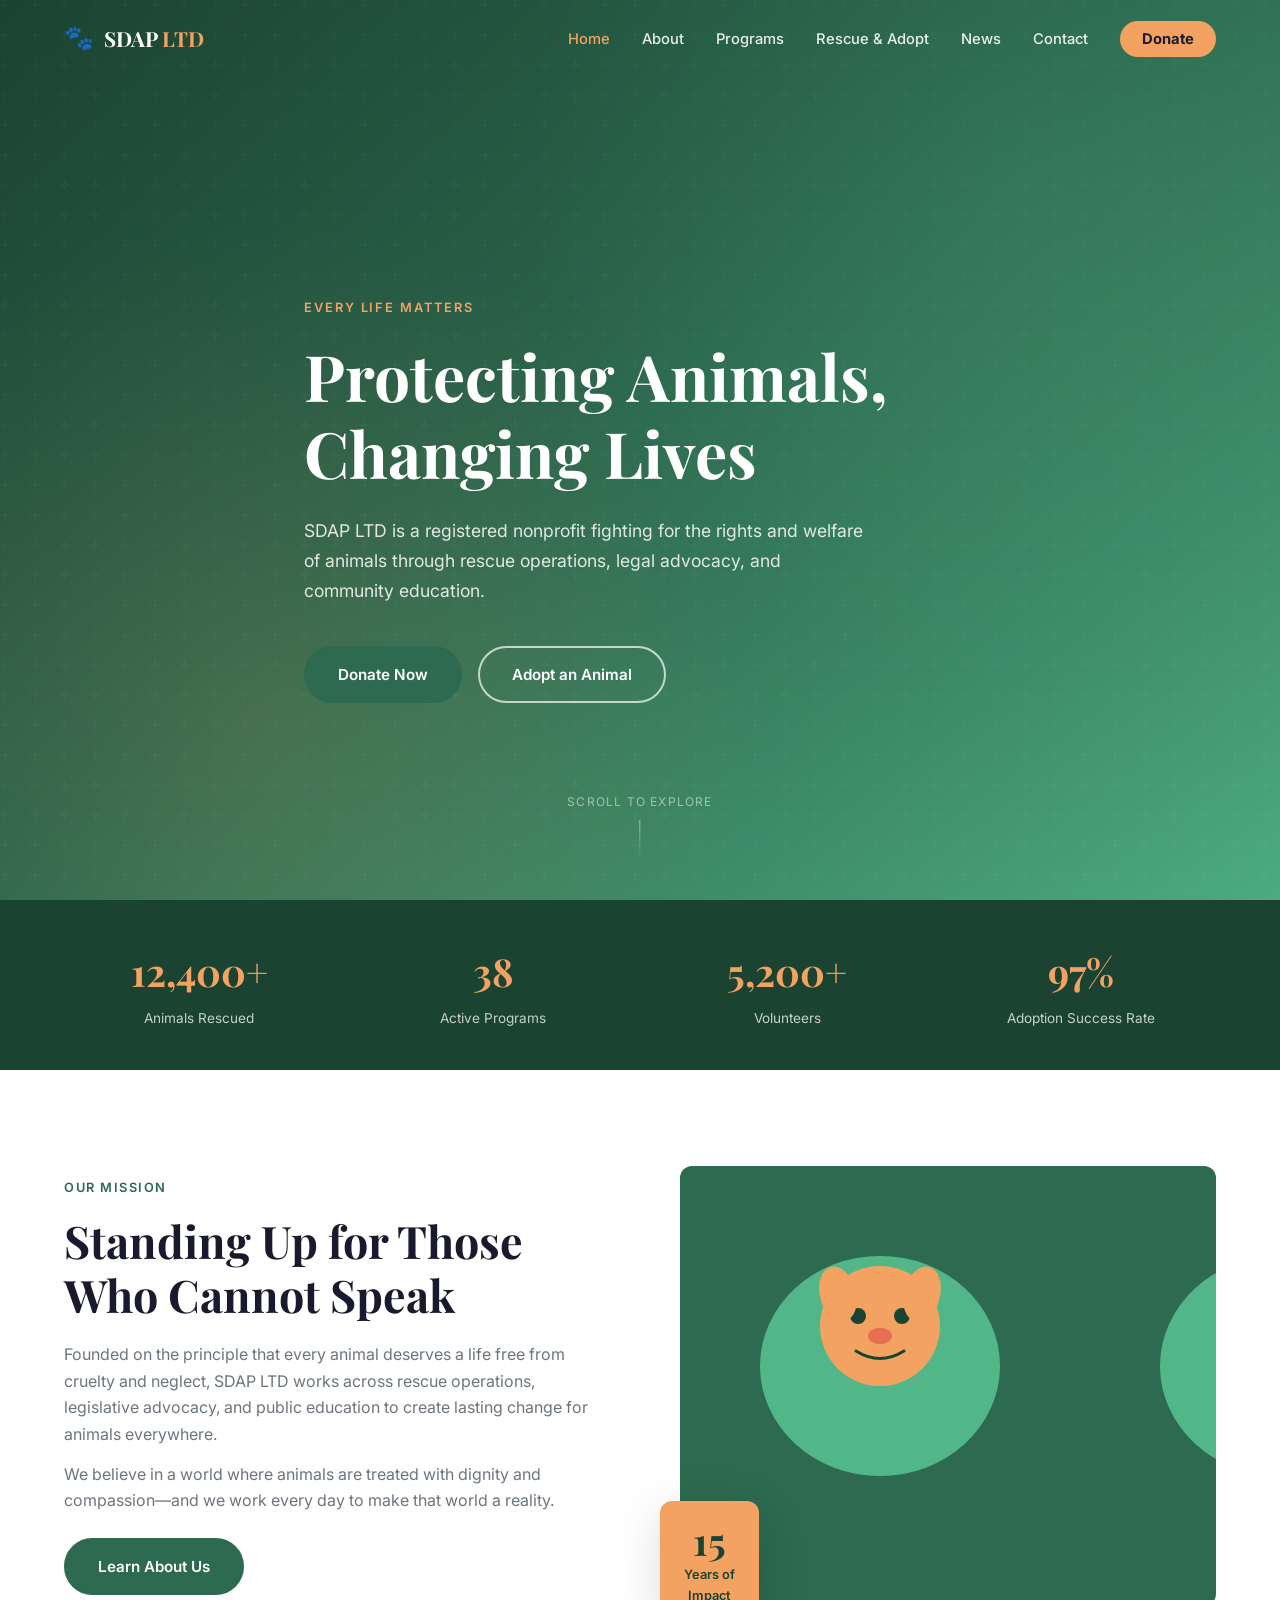
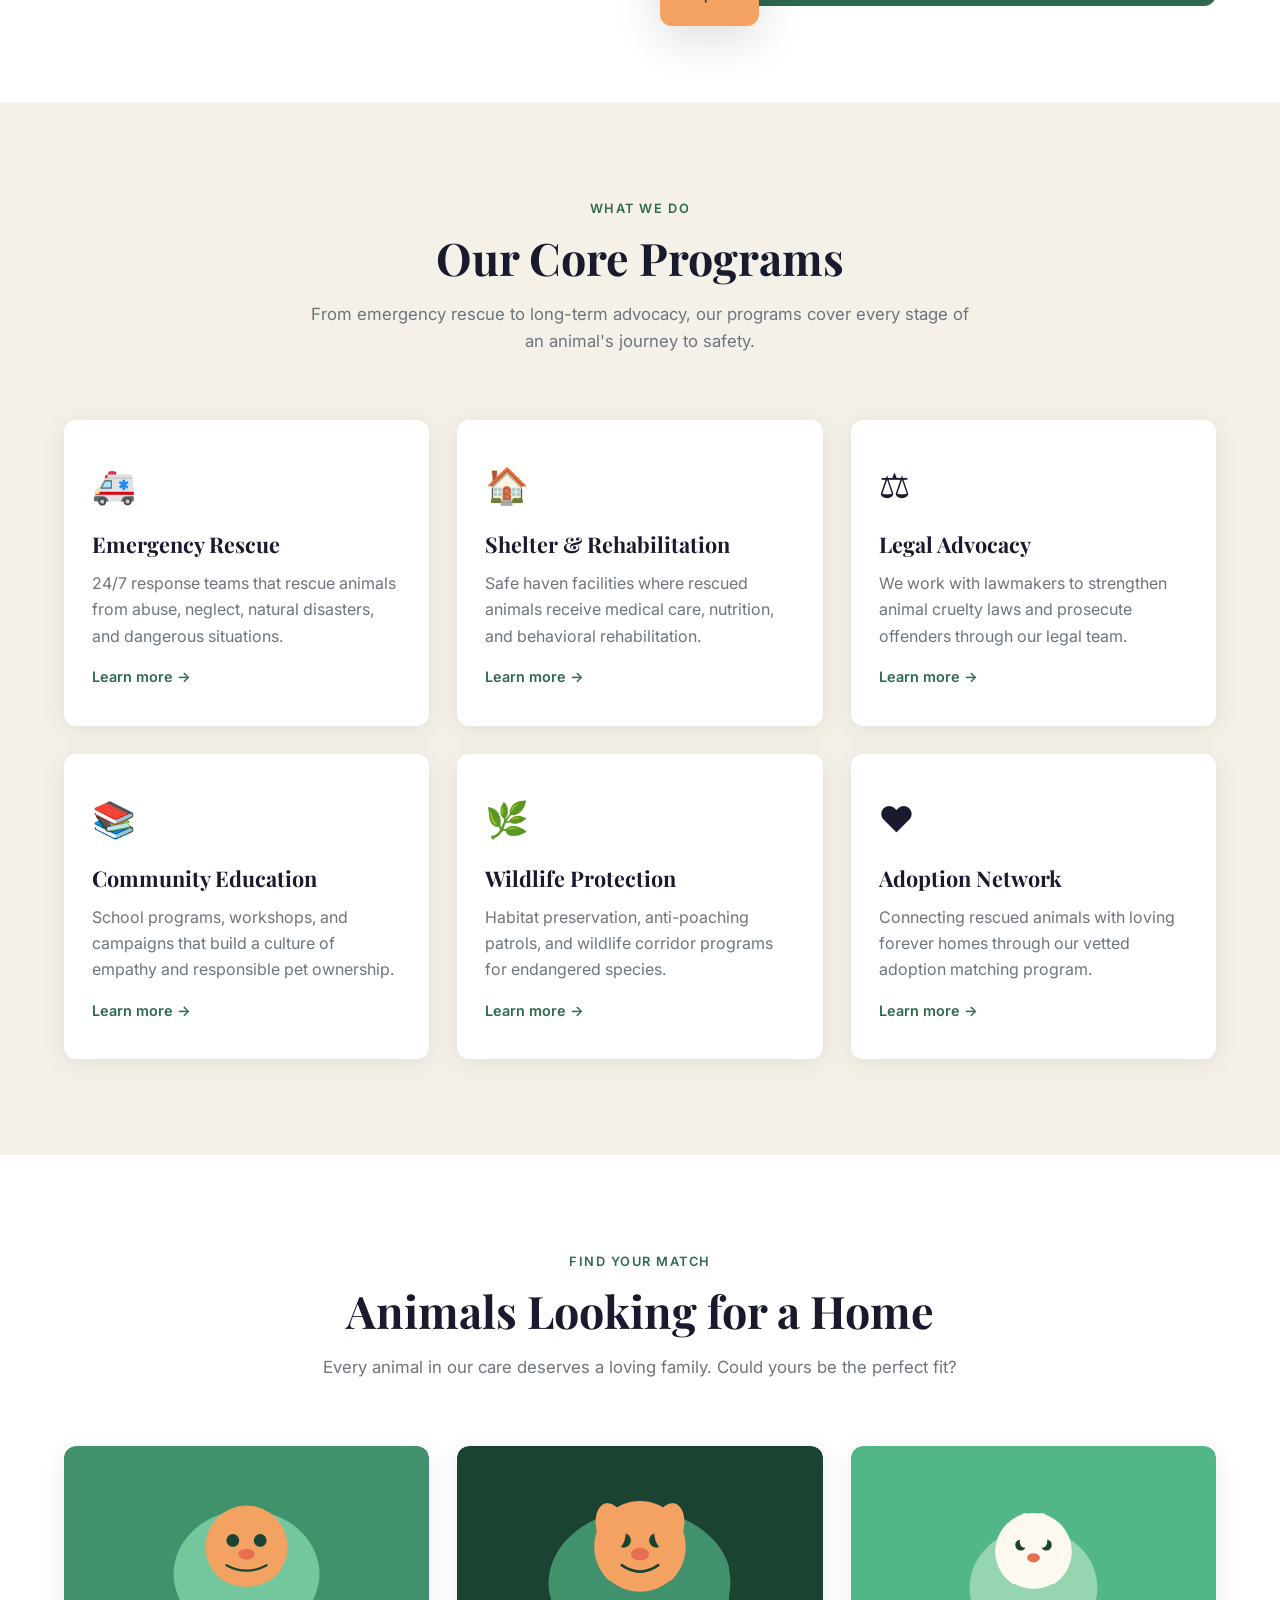
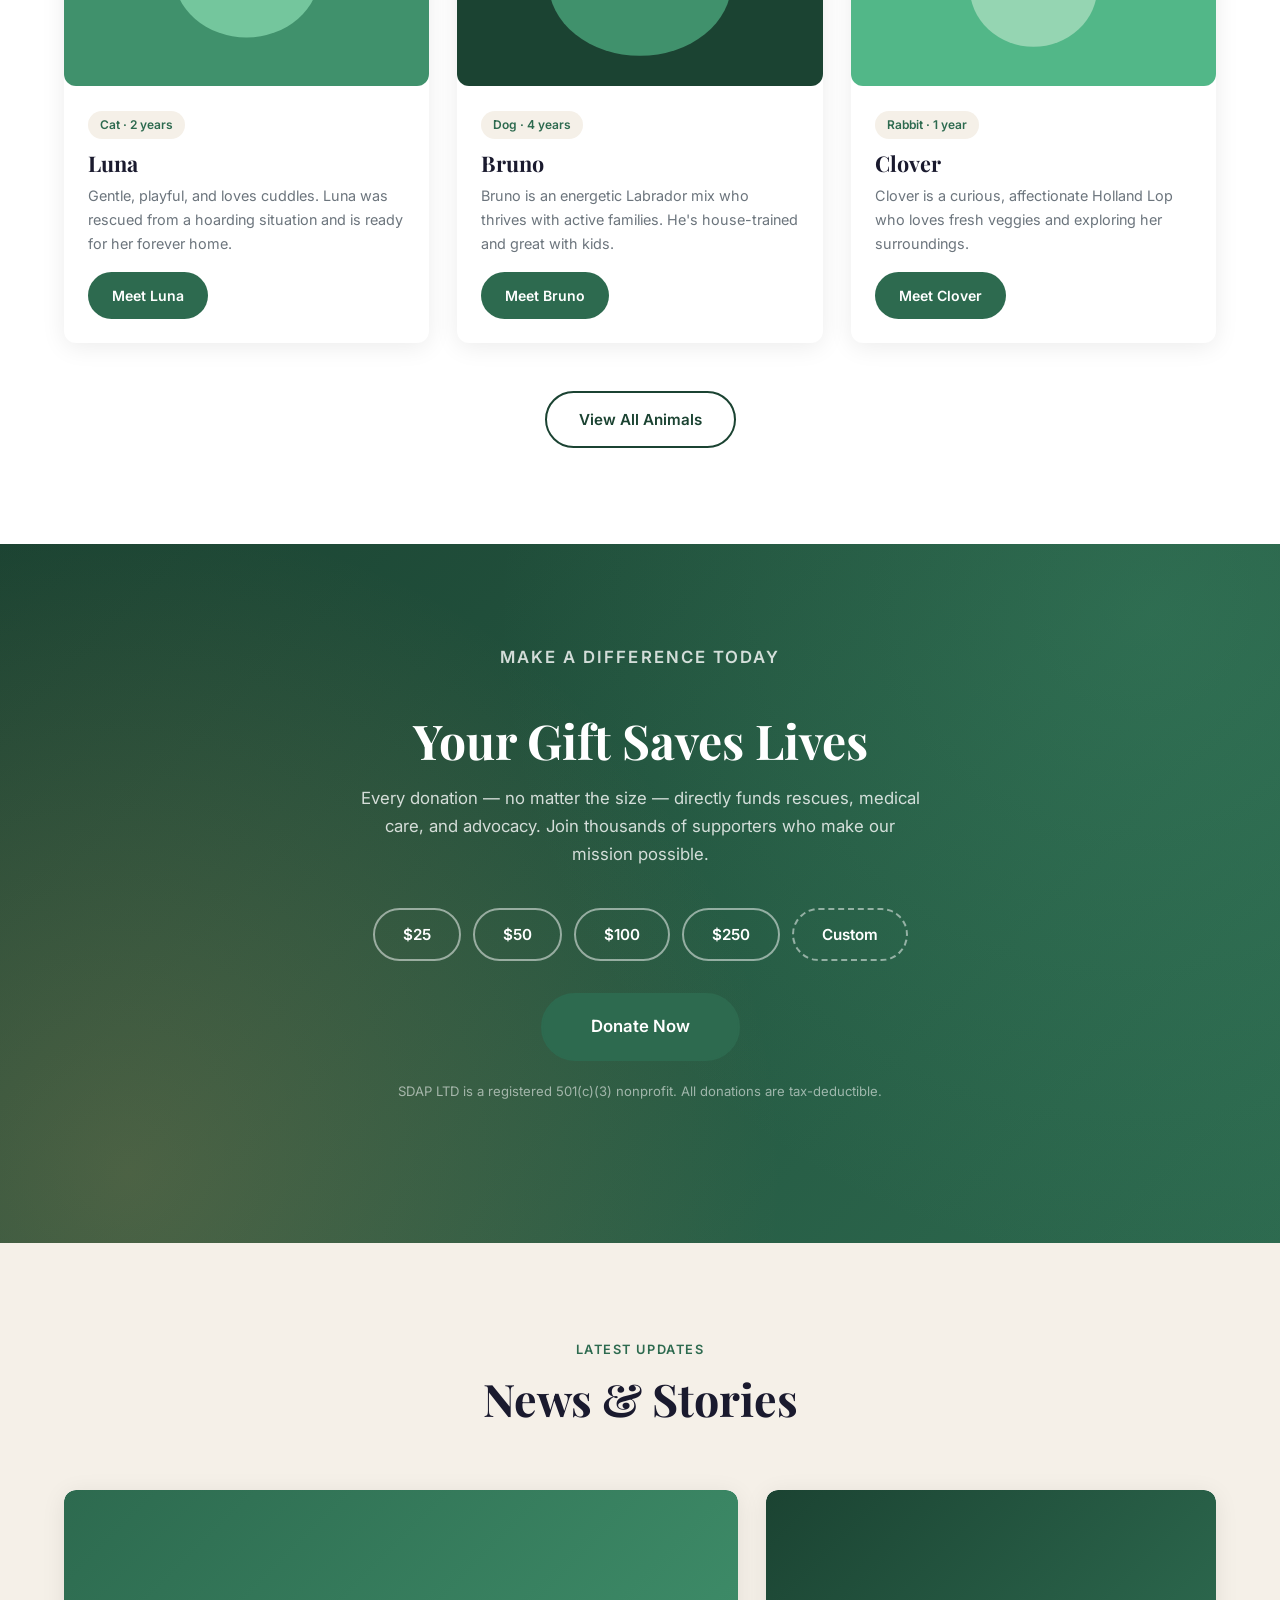
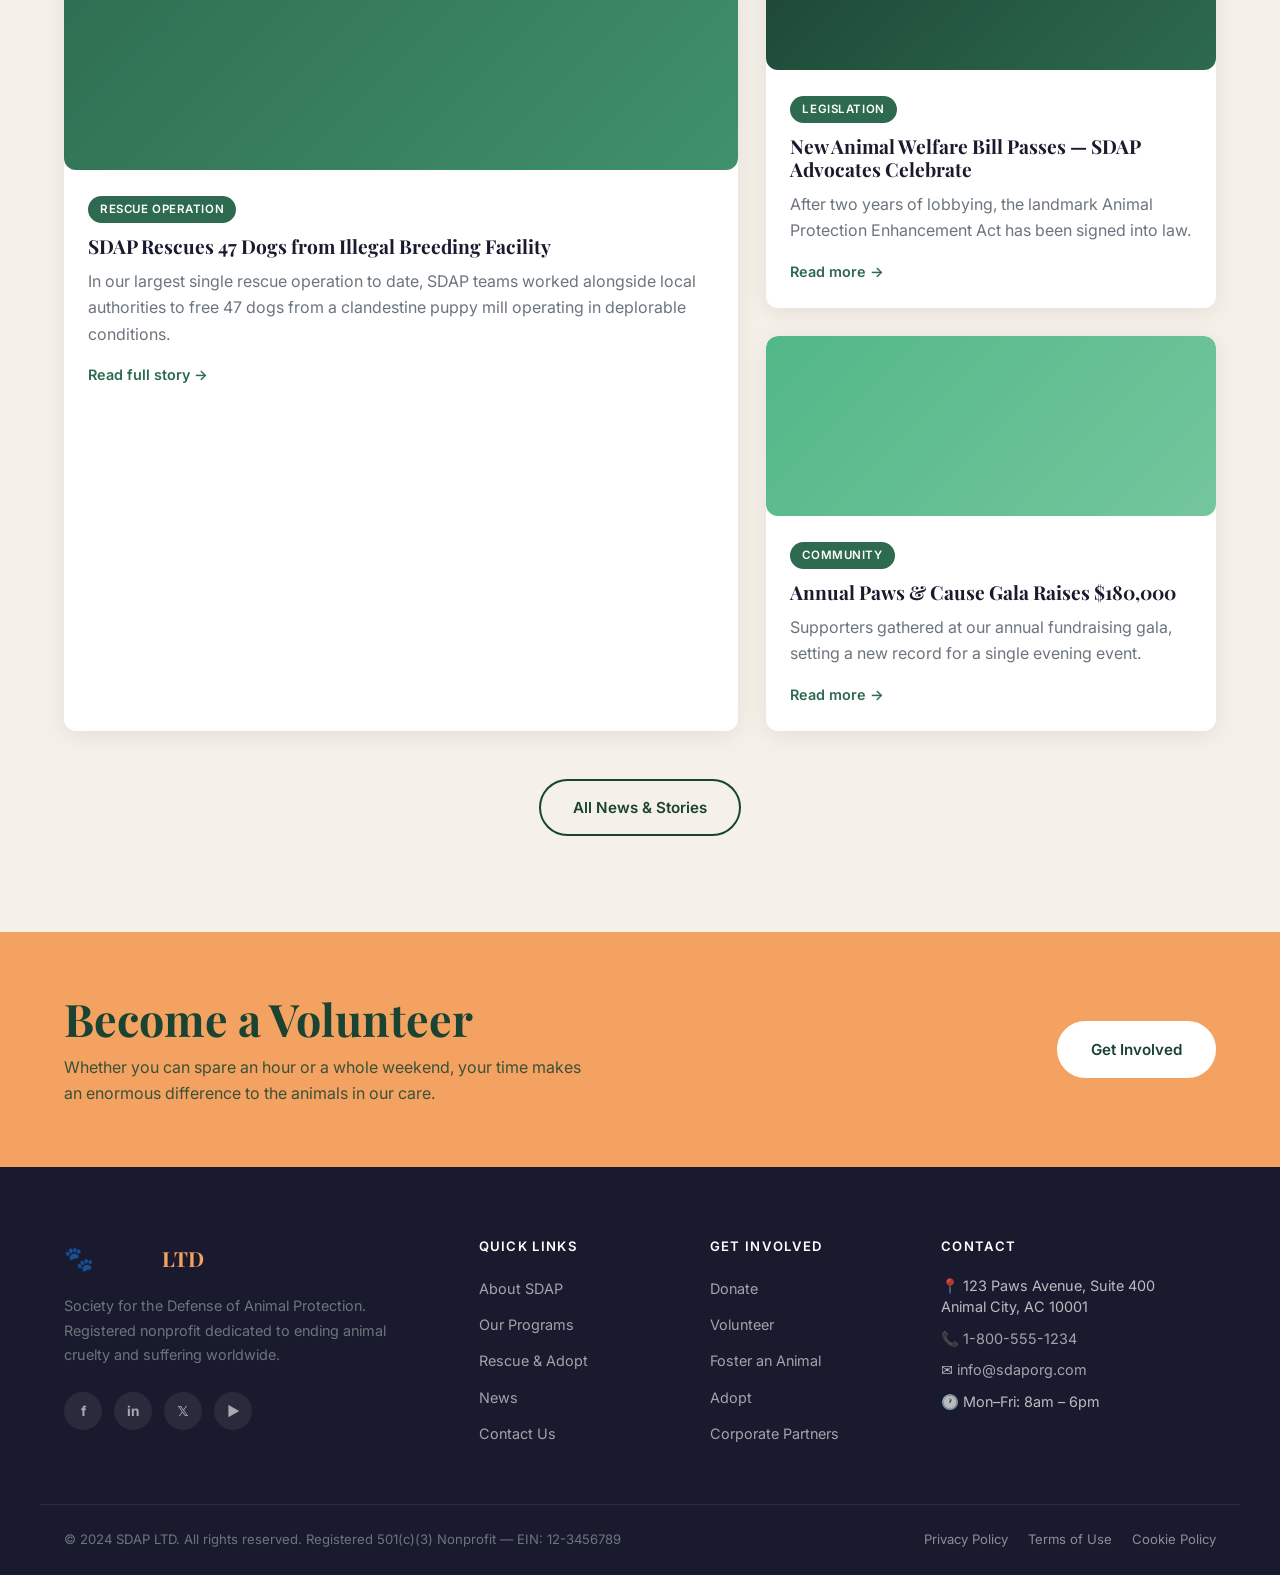
<file: index.html>
<!DOCTYPE html>
<html lang="en">
<head>
  <meta charset="UTF-8">
  <meta name="viewport" content="width=device-width, initial-scale=1.0">
  <title>SDAP LTD — Society for the Defense of Animal Protection</title>
  <meta name="description" content="SDAP LTD is a nonprofit dedicated to protecting animals through rescue, advocacy, education, and legislation. Join us in making a difference.">
  <link rel="stylesheet" href="assets/css/style.css">
  <link rel="preconnect" href="https://fonts.googleapis.com">
  <link href="https://fonts.googleapis.com/css2?family=Playfair+Display:wght@400;700&family=Inter:wght@300;400;500;600&display=swap" rel="stylesheet">
</head>
<body>

  <!-- Navigation -->
  <nav class="navbar" id="navbar">
    <div class="container nav-inner">
      <a href="index.html" class="logo">
        <span class="logo-icon">🐾</span>
        <span class="logo-text">SDAP <span>LTD</span></span>
      </a>
      <button class="nav-toggle" id="navToggle" aria-label="Toggle navigation">
        <span></span><span></span><span></span>
      </button>
      <ul class="nav-links" id="navLinks">
        <li><a href="index.html" class="active">Home</a></li>
        <li><a href="about.html">About</a></li>
        <li><a href="programs.html">Programs</a></li>
        <li><a href="rescue.html">Rescue & Adopt</a></li>
        <li><a href="news.html">News</a></li>
        <li><a href="contact.html">Contact</a></li>
        <li><a href="donate.html" class="btn-nav-donate">Donate</a></li>
      </ul>
    </div>
  </nav>

  <!-- Hero -->
  <header class="hero">
    <div class="hero-bg"></div>
    <div class="hero-overlay"></div>
    <div class="container hero-content">
      <p class="hero-eyebrow">Every Life Matters</p>
      <h1>Protecting Animals,<br>Changing Lives</h1>
      <p class="hero-sub">SDAP LTD is a registered nonprofit fighting for the rights and welfare of animals through rescue operations, legal advocacy, and community education.</p>
      <div class="hero-actions">
        <a href="donate.html" class="btn btn-primary">Donate Now</a>
        <a href="rescue.html" class="btn btn-outline-white">Adopt an Animal</a>
      </div>
    </div>
    <div class="hero-scroll">
      <span>Scroll to explore</span>
      <div class="scroll-line"></div>
    </div>
  </header>

  <!-- Stats Bar -->
  <section class="stats-bar">
    <div class="container stats-grid">
      <div class="stat">
        <span class="stat-num">12,400+</span>
        <span class="stat-label">Animals Rescued</span>
      </div>
      <div class="stat">
        <span class="stat-num">38</span>
        <span class="stat-label">Active Programs</span>
      </div>
      <div class="stat">
        <span class="stat-num">5,200+</span>
        <span class="stat-label">Volunteers</span>
      </div>
      <div class="stat">
        <span class="stat-num">97%</span>
        <span class="stat-label">Adoption Success Rate</span>
      </div>
    </div>
  </section>

  <!-- Mission -->
  <section class="section mission-section">
    <div class="container two-col">
      <div class="col-text">
        <p class="eyebrow">Our Mission</p>
        <h2>Standing Up for Those Who Cannot Speak</h2>
        <p>Founded on the principle that every animal deserves a life free from cruelty and neglect, SDAP LTD works across rescue operations, legislative advocacy, and public education to create lasting change for animals everywhere.</p>
        <p>We believe in a world where animals are treated with dignity and compassion—and we work every day to make that world a reality.</p>
        <a href="about.html" class="btn btn-primary">Learn About Us</a>
      </div>
      <div class="col-image mission-img-wrap">
        <div class="mission-img img-placeholder img-dog"></div>
        <div class="mission-badge">
          <span class="badge-num">15</span>
          <span class="badge-text">Years of<br>Impact</span>
        </div>
      </div>
    </div>
  </section>

  <!-- Programs -->
  <section class="section programs-section bg-light">
    <div class="container">
      <div class="section-header">
        <p class="eyebrow">What We Do</p>
        <h2>Our Core Programs</h2>
        <p class="section-sub">From emergency rescue to long-term advocacy, our programs cover every stage of an animal's journey to safety.</p>
      </div>
      <div class="programs-grid">
        <div class="program-card">
          <div class="program-icon">🚑</div>
          <h3>Emergency Rescue</h3>
          <p>24/7 response teams that rescue animals from abuse, neglect, natural disasters, and dangerous situations.</p>
          <a href="programs.html#rescue" class="link-more">Learn more →</a>
        </div>
        <div class="program-card">
          <div class="program-icon">🏠</div>
          <h3>Shelter & Rehabilitation</h3>
          <p>Safe haven facilities where rescued animals receive medical care, nutrition, and behavioral rehabilitation.</p>
          <a href="programs.html#shelter" class="link-more">Learn more →</a>
        </div>
        <div class="program-card">
          <div class="program-icon">⚖️</div>
          <h3>Legal Advocacy</h3>
          <p>We work with lawmakers to strengthen animal cruelty laws and prosecute offenders through our legal team.</p>
          <a href="programs.html#legal" class="link-more">Learn more →</a>
        </div>
        <div class="program-card">
          <div class="program-icon">📚</div>
          <h3>Community Education</h3>
          <p>School programs, workshops, and campaigns that build a culture of empathy and responsible pet ownership.</p>
          <a href="programs.html#education" class="link-more">Learn more →</a>
        </div>
        <div class="program-card">
          <div class="program-icon">🌿</div>
          <h3>Wildlife Protection</h3>
          <p>Habitat preservation, anti-poaching patrols, and wildlife corridor programs for endangered species.</p>
          <a href="programs.html#wildlife" class="link-more">Learn more →</a>
        </div>
        <div class="program-card">
          <div class="program-icon">❤️</div>
          <h3>Adoption Network</h3>
          <p>Connecting rescued animals with loving forever homes through our vetted adoption matching program.</p>
          <a href="rescue.html" class="link-more">Learn more →</a>
        </div>
      </div>
    </div>
  </section>

  <!-- Featured Animals -->
  <section class="section animals-section">
    <div class="container">
      <div class="section-header">
        <p class="eyebrow">Find Your Match</p>
        <h2>Animals Looking for a Home</h2>
        <p class="section-sub">Every animal in our care deserves a loving family. Could yours be the perfect fit?</p>
      </div>
      <div class="animals-grid">
        <div class="animal-card">
          <div class="animal-img img-placeholder img-cat1"></div>
          <div class="animal-info">
            <div class="animal-tag">Cat · 2 years</div>
            <h3>Luna</h3>
            <p>Gentle, playful, and loves cuddles. Luna was rescued from a hoarding situation and is ready for her forever home.</p>
            <a href="rescue.html" class="btn btn-sm">Meet Luna</a>
          </div>
        </div>
        <div class="animal-card">
          <div class="animal-img img-placeholder img-dog2"></div>
          <div class="animal-info">
            <div class="animal-tag">Dog · 4 years</div>
            <h3>Bruno</h3>
            <p>Bruno is an energetic Labrador mix who thrives with active families. He's house-trained and great with kids.</p>
            <a href="rescue.html" class="btn btn-sm">Meet Bruno</a>
          </div>
        </div>
        <div class="animal-card">
          <div class="animal-img img-placeholder img-rabbit"></div>
          <div class="animal-info">
            <div class="animal-tag">Rabbit · 1 year</div>
            <h3>Clover</h3>
            <p>Clover is a curious, affectionate Holland Lop who loves fresh veggies and exploring her surroundings.</p>
            <a href="rescue.html" class="btn btn-sm">Meet Clover</a>
          </div>
        </div>
      </div>
      <div class="section-cta">
        <a href="rescue.html" class="btn btn-outline-dark">View All Animals</a>
      </div>
    </div>
  </section>

  <!-- Donate CTA -->
  <section class="cta-section">
    <div class="cta-bg"></div>
    <div class="container cta-content">
      <p class="eyebrow eyebrow-light">Make a Difference Today</p>
      <h2>Your Gift Saves Lives</h2>
      <p>Every donation — no matter the size — directly funds rescues, medical care, and advocacy. Join thousands of supporters who make our mission possible.</p>
      <div class="donate-amounts">
        <a href="donate.html?amount=25" class="amount-btn">$25</a>
        <a href="donate.html?amount=50" class="amount-btn">$50</a>
        <a href="donate.html?amount=100" class="amount-btn">$100</a>
        <a href="donate.html?amount=250" class="amount-btn">$250</a>
        <a href="donate.html" class="amount-btn amount-custom">Custom</a>
      </div>
      <a href="donate.html" class="btn btn-primary btn-large">Donate Now</a>
      <p class="cta-note">SDAP LTD is a registered 501(c)(3) nonprofit. All donations are tax-deductible.</p>
    </div>
  </section>

  <!-- News Snippets -->
  <section class="section news-section bg-light">
    <div class="container">
      <div class="section-header">
        <p class="eyebrow">Latest Updates</p>
        <h2>News & Stories</h2>
      </div>
      <div class="news-grid">
        <article class="news-card news-card-featured">
          <div class="news-img img-placeholder img-news1"></div>
          <div class="news-body">
            <span class="news-tag">Rescue Operation</span>
            <h3>SDAP Rescues 47 Dogs from Illegal Breeding Facility</h3>
            <p>In our largest single rescue operation to date, SDAP teams worked alongside local authorities to free 47 dogs from a clandestine puppy mill operating in deplorable conditions.</p>
            <a href="news.html" class="link-more">Read full story →</a>
          </div>
        </article>
        <article class="news-card">
          <div class="news-img img-placeholder img-news2"></div>
          <div class="news-body">
            <span class="news-tag">Legislation</span>
            <h3>New Animal Welfare Bill Passes — SDAP Advocates Celebrate</h3>
            <p>After two years of lobbying, the landmark Animal Protection Enhancement Act has been signed into law.</p>
            <a href="news.html" class="link-more">Read more →</a>
          </div>
        </article>
        <article class="news-card">
          <div class="news-img img-placeholder img-news3"></div>
          <div class="news-body">
            <span class="news-tag">Community</span>
            <h3>Annual Paws & Cause Gala Raises $180,000</h3>
            <p>Supporters gathered at our annual fundraising gala, setting a new record for a single evening event.</p>
            <a href="news.html" class="link-more">Read more →</a>
          </div>
        </article>
      </div>
      <div class="section-cta">
        <a href="news.html" class="btn btn-outline-dark">All News & Stories</a>
      </div>
    </div>
  </section>

  <!-- Volunteer Banner -->
  <section class="volunteer-banner">
    <div class="container volunteer-inner">
      <div class="volunteer-text">
        <h2>Become a Volunteer</h2>
        <p>Whether you can spare an hour or a whole weekend, your time makes an enormous difference to the animals in our care.</p>
      </div>
      <a href="contact.html#volunteer" class="btn btn-white">Get Involved</a>
    </div>
  </section>

  <!-- Footer -->
  <footer class="footer">
    <div class="container footer-grid">
      <div class="footer-brand">
        <a href="index.html" class="logo logo-light">
          <span class="logo-icon">🐾</span>
          <span class="logo-text">SDAP <span>LTD</span></span>
        </a>
        <p>Society for the Defense of Animal Protection. Registered nonprofit dedicated to ending animal cruelty and suffering worldwide.</p>
        <div class="social-links">
          <a href="#" aria-label="Facebook">f</a>
          <a href="#" aria-label="Instagram">in</a>
          <a href="#" aria-label="Twitter">𝕏</a>
          <a href="#" aria-label="YouTube">▶</a>
        </div>
      </div>
      <div class="footer-col">
        <h4>Quick Links</h4>
        <ul>
          <li><a href="about.html">About SDAP</a></li>
          <li><a href="programs.html">Our Programs</a></li>
          <li><a href="rescue.html">Rescue & Adopt</a></li>
          <li><a href="news.html">News</a></li>
          <li><a href="contact.html">Contact Us</a></li>
        </ul>
      </div>
      <div class="footer-col">
        <h4>Get Involved</h4>
        <ul>
          <li><a href="donate.html">Donate</a></li>
          <li><a href="contact.html#volunteer">Volunteer</a></li>
          <li><a href="contact.html#foster">Foster an Animal</a></li>
          <li><a href="rescue.html">Adopt</a></li>
          <li><a href="contact.html#corporate">Corporate Partners</a></li>
        </ul>
      </div>
      <div class="footer-col">
        <h4>Contact</h4>
        <ul class="footer-contact">
          <li>📍 123 Paws Avenue, Suite 400<br>Animal City, AC 10001</li>
          <li>📞 <a href="tel:+18005551234">1-800-555-1234</a></li>
          <li>✉️ <a href="mailto:info@sdaporg.com">info@sdaporg.com</a></li>
          <li>🕐 Mon–Fri: 8am – 6pm</li>
        </ul>
      </div>
    </div>
    <div class="footer-bottom">
      <div class="container footer-bottom-inner">
        <p>© 2024 SDAP LTD. All rights reserved. Registered 501(c)(3) Nonprofit — EIN: 12-3456789</p>
        <div class="footer-legal">
          <a href="#">Privacy Policy</a>
          <a href="#">Terms of Use</a>
          <a href="#">Cookie Policy</a>
        </div>
      </div>
    </div>
  </footer>

  <script src="assets/js/main.js"></script>
</body>
</html>
</file>
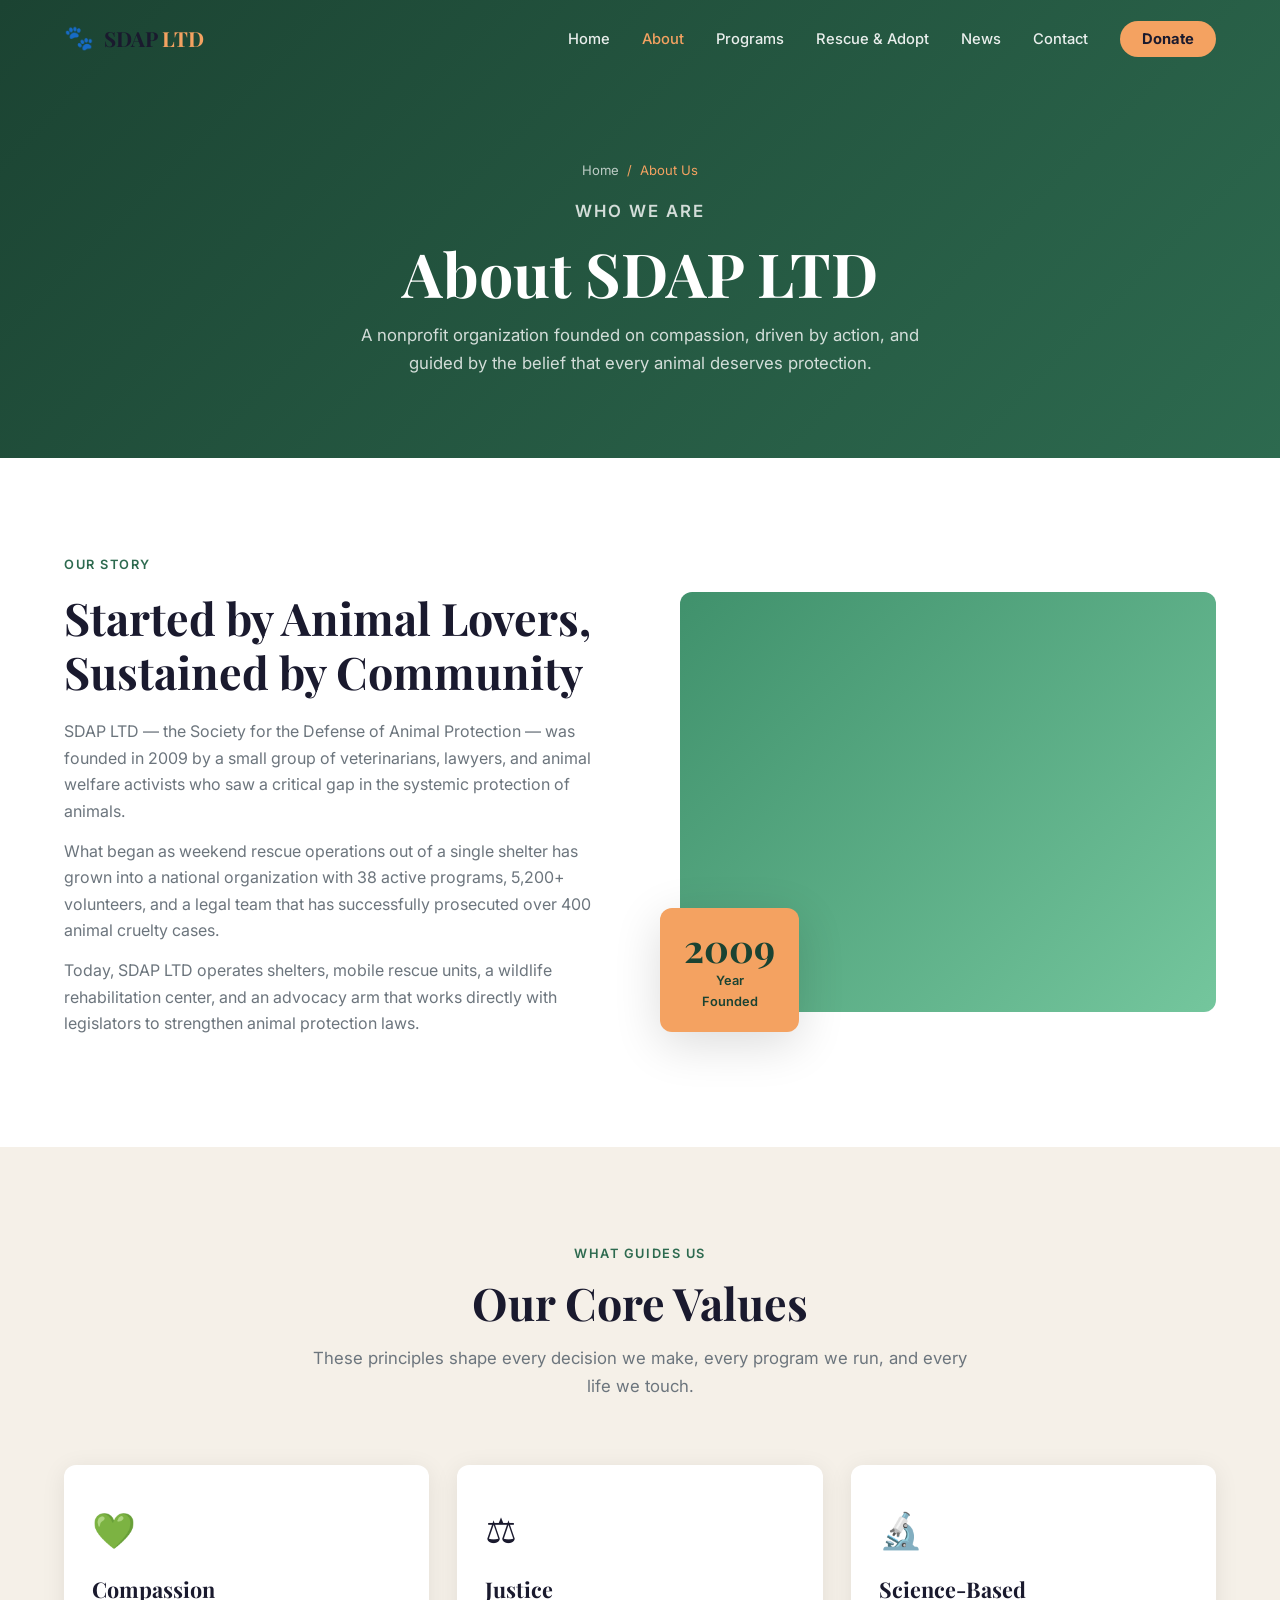
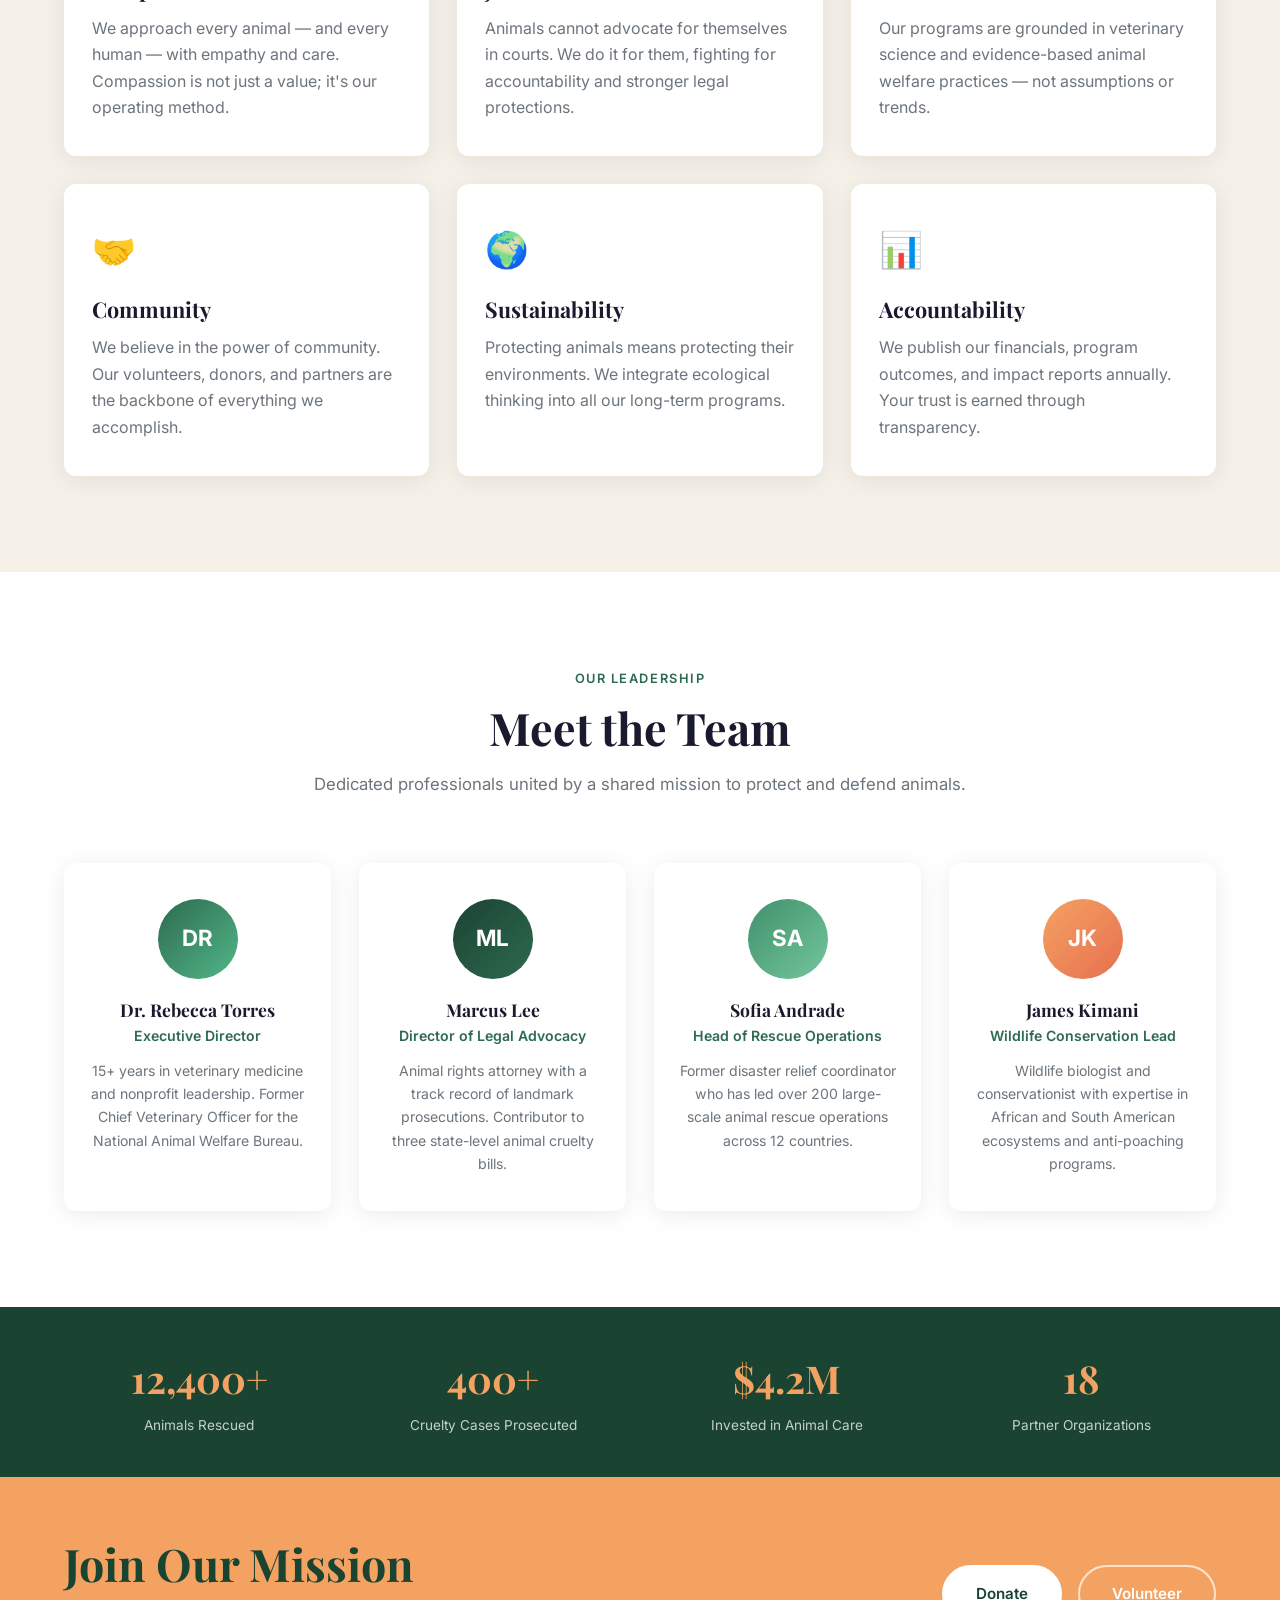
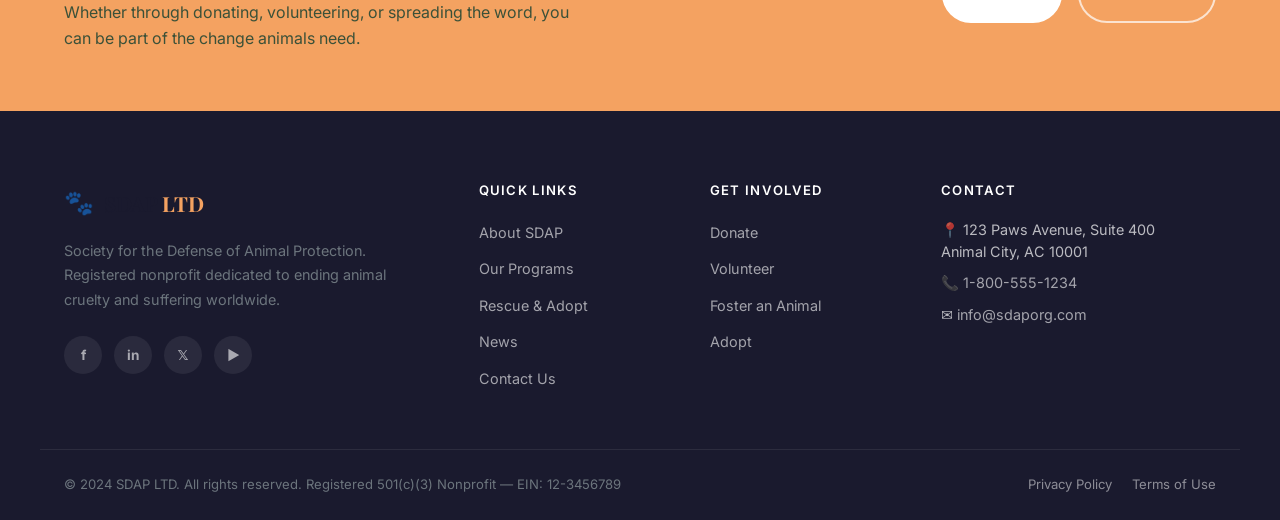
<file: about.html>
<!DOCTYPE html>
<html lang="en">
<head>
  <meta charset="UTF-8">
  <meta name="viewport" content="width=device-width, initial-scale=1.0">
  <title>About Us — SDAP LTD</title>
  <meta name="description" content="Learn about SDAP LTD's history, mission, values, and the team dedicated to animal protection.">
  <link rel="stylesheet" href="assets/css/style.css">
  <link rel="preconnect" href="https://fonts.googleapis.com">
  <link href="https://fonts.googleapis.com/css2?family=Playfair+Display:wght@400;700&family=Inter:wght@300;400;500;600&display=swap" rel="stylesheet">
</head>
<body>

  <nav class="navbar scrolled" id="navbar">
    <div class="container nav-inner">
      <a href="index.html" class="logo logo-light">
        <span class="logo-icon">🐾</span>
        <span class="logo-text">SDAP <span>LTD</span></span>
      </a>
      <button class="nav-toggle" id="navToggle" aria-label="Toggle navigation">
        <span></span><span></span><span></span>
      </button>
      <ul class="nav-links" id="navLinks">
        <li><a href="index.html">Home</a></li>
        <li><a href="about.html" class="active">About</a></li>
        <li><a href="programs.html">Programs</a></li>
        <li><a href="rescue.html">Rescue & Adopt</a></li>
        <li><a href="news.html">News</a></li>
        <li><a href="contact.html">Contact</a></li>
        <li><a href="donate.html" class="btn-nav-donate">Donate</a></li>
      </ul>
    </div>
  </nav>

  <!-- Page Hero -->
  <div class="page-hero">
    <div class="container">
      <div class="breadcrumb">
        <a href="index.html">Home</a>
        <span>/</span>
        <span>About Us</span>
      </div>
      <p class="eyebrow eyebrow-light">Who We Are</p>
      <h1>About SDAP LTD</h1>
      <p>A nonprofit organization founded on compassion, driven by action, and guided by the belief that every animal deserves protection.</p>
    </div>
  </div>

  <!-- Story -->
  <section class="section">
    <div class="container two-col">
      <div class="col-text">
        <p class="eyebrow">Our Story</p>
        <h2>Started by Animal Lovers, Sustained by Community</h2>
        <p>SDAP LTD — the Society for the Defense of Animal Protection — was founded in 2009 by a small group of veterinarians, lawyers, and animal welfare activists who saw a critical gap in the systemic protection of animals.</p>
        <p>What began as weekend rescue operations out of a single shelter has grown into a national organization with 38 active programs, 5,200+ volunteers, and a legal team that has successfully prosecuted over 400 animal cruelty cases.</p>
        <p>Today, SDAP LTD operates shelters, mobile rescue units, a wildlife rehabilitation center, and an advocacy arm that works directly with legislators to strengthen animal protection laws.</p>
      </div>
      <div class="col-image mission-img-wrap">
        <div class="mission-img img-placeholder" style="background: linear-gradient(135deg, #40916c 0%, #74c69d 100%); height: 420px;"></div>
        <div class="mission-badge">
          <span class="badge-num">2009</span>
          <span class="badge-text">Year<br>Founded</span>
        </div>
      </div>
    </div>
  </section>

  <!-- Values -->
  <section class="section bg-light">
    <div class="container">
      <div class="section-header">
        <p class="eyebrow">What Guides Us</p>
        <h2>Our Core Values</h2>
        <p class="section-sub">These principles shape every decision we make, every program we run, and every life we touch.</p>
      </div>
      <div class="programs-grid">
        <div class="program-card">
          <div class="program-icon">💚</div>
          <h3>Compassion</h3>
          <p>We approach every animal — and every human — with empathy and care. Compassion is not just a value; it's our operating method.</p>
        </div>
        <div class="program-card">
          <div class="program-icon">⚖️</div>
          <h3>Justice</h3>
          <p>Animals cannot advocate for themselves in courts. We do it for them, fighting for accountability and stronger legal protections.</p>
        </div>
        <div class="program-card">
          <div class="program-icon">🔬</div>
          <h3>Science-Based</h3>
          <p>Our programs are grounded in veterinary science and evidence-based animal welfare practices — not assumptions or trends.</p>
        </div>
        <div class="program-card">
          <div class="program-icon">🤝</div>
          <h3>Community</h3>
          <p>We believe in the power of community. Our volunteers, donors, and partners are the backbone of everything we accomplish.</p>
        </div>
        <div class="program-card">
          <div class="program-icon">🌍</div>
          <h3>Sustainability</h3>
          <p>Protecting animals means protecting their environments. We integrate ecological thinking into all our long-term programs.</p>
        </div>
        <div class="program-card">
          <div class="program-icon">📊</div>
          <h3>Accountability</h3>
          <p>We publish our financials, program outcomes, and impact reports annually. Your trust is earned through transparency.</p>
        </div>
      </div>
    </div>
  </section>

  <!-- Team -->
  <section class="section">
    <div class="container">
      <div class="section-header">
        <p class="eyebrow">Our Leadership</p>
        <h2>Meet the Team</h2>
        <p class="section-sub">Dedicated professionals united by a shared mission to protect and defend animals.</p>
      </div>
      <div class="team-grid">
        <div class="team-card">
          <div class="team-avatar" style="background: linear-gradient(135deg,#2d6a4f,#52b788);">DR</div>
          <h3>Dr. Rebecca Torres</h3>
          <p class="team-role">Executive Director</p>
          <p>15+ years in veterinary medicine and nonprofit leadership. Former Chief Veterinary Officer for the National Animal Welfare Bureau.</p>
        </div>
        <div class="team-card">
          <div class="team-avatar" style="background: linear-gradient(135deg,#1b4332,#2d6a4f);">ML</div>
          <h3>Marcus Lee</h3>
          <p class="team-role">Director of Legal Advocacy</p>
          <p>Animal rights attorney with a track record of landmark prosecutions. Contributor to three state-level animal cruelty bills.</p>
        </div>
        <div class="team-card">
          <div class="team-avatar" style="background: linear-gradient(135deg,#40916c,#74c69d);">SA</div>
          <h3>Sofia Andrade</h3>
          <p class="team-role">Head of Rescue Operations</p>
          <p>Former disaster relief coordinator who has led over 200 large-scale animal rescue operations across 12 countries.</p>
        </div>
        <div class="team-card">
          <div class="team-avatar" style="background: linear-gradient(135deg,#f4a261,#e76f51);">JK</div>
          <h3>James Kimani</h3>
          <p class="team-role">Wildlife Conservation Lead</p>
          <p>Wildlife biologist and conservationist with expertise in African and South American ecosystems and anti-poaching programs.</p>
        </div>
      </div>
    </div>
  </section>

  <!-- Impact Numbers -->
  <section class="stats-bar">
    <div class="container stats-grid">
      <div class="stat">
        <span class="stat-num">12,400+</span>
        <span class="stat-label">Animals Rescued</span>
      </div>
      <div class="stat">
        <span class="stat-num">400+</span>
        <span class="stat-label">Cruelty Cases Prosecuted</span>
      </div>
      <div class="stat">
        <span class="stat-num">$4.2M</span>
        <span class="stat-label">Invested in Animal Care</span>
      </div>
      <div class="stat">
        <span class="stat-num">18</span>
        <span class="stat-label">Partner Organizations</span>
      </div>
    </div>
  </section>

  <!-- CTA -->
  <section class="volunteer-banner">
    <div class="container volunteer-inner">
      <div class="volunteer-text">
        <h2>Join Our Mission</h2>
        <p>Whether through donating, volunteering, or spreading the word, you can be part of the change animals need.</p>
      </div>
      <div style="display:flex;gap:16px;flex-wrap:wrap;">
        <a href="donate.html" class="btn btn-white">Donate</a>
        <a href="contact.html#volunteer" class="btn btn-outline-white">Volunteer</a>
      </div>
    </div>
  </section>

  <footer class="footer">
    <div class="container footer-grid">
      <div class="footer-brand">
        <a href="index.html" class="logo logo-light">
          <span class="logo-icon">🐾</span>
          <span class="logo-text">SDAP <span>LTD</span></span>
        </a>
        <p>Society for the Defense of Animal Protection. Registered nonprofit dedicated to ending animal cruelty and suffering worldwide.</p>
        <div class="social-links">
          <a href="#" aria-label="Facebook">f</a>
          <a href="#" aria-label="Instagram">in</a>
          <a href="#" aria-label="Twitter">𝕏</a>
          <a href="#" aria-label="YouTube">▶</a>
        </div>
      </div>
      <div class="footer-col">
        <h4>Quick Links</h4>
        <ul>
          <li><a href="about.html">About SDAP</a></li>
          <li><a href="programs.html">Our Programs</a></li>
          <li><a href="rescue.html">Rescue & Adopt</a></li>
          <li><a href="news.html">News</a></li>
          <li><a href="contact.html">Contact Us</a></li>
        </ul>
      </div>
      <div class="footer-col">
        <h4>Get Involved</h4>
        <ul>
          <li><a href="donate.html">Donate</a></li>
          <li><a href="contact.html#volunteer">Volunteer</a></li>
          <li><a href="contact.html#foster">Foster an Animal</a></li>
          <li><a href="rescue.html">Adopt</a></li>
        </ul>
      </div>
      <div class="footer-col">
        <h4>Contact</h4>
        <ul class="footer-contact">
          <li>📍 123 Paws Avenue, Suite 400<br>Animal City, AC 10001</li>
          <li>📞 <a href="tel:+18005551234">1-800-555-1234</a></li>
          <li>✉️ <a href="mailto:info@sdaporg.com">info@sdaporg.com</a></li>
        </ul>
      </div>
    </div>
    <div class="footer-bottom">
      <div class="container footer-bottom-inner">
        <p>© 2024 SDAP LTD. All rights reserved. Registered 501(c)(3) Nonprofit — EIN: 12-3456789</p>
        <div class="footer-legal">
          <a href="#">Privacy Policy</a>
          <a href="#">Terms of Use</a>
        </div>
      </div>
    </div>
  </footer>

  <style>
    .team-grid { display: grid; grid-template-columns: repeat(4, 1fr); gap: 28px; }
    .team-card { text-align: center; padding: 36px 24px; background: var(--white); border-radius: var(--radius); box-shadow: var(--shadow); }
    .team-avatar { width: 80px; height: 80px; border-radius: 50%; margin: 0 auto 20px; display: flex; align-items: center; justify-content: center; font-size: 1.4rem; font-weight: 700; color: white; }
    .team-card h3 { margin-bottom: 4px; font-size: 1.1rem; }
    .team-role { color: var(--green); font-weight: 600; font-size: .88rem; margin-bottom: 12px; display: block; }
    .team-card p:last-child { font-size: .88rem; }
    @media (max-width: 900px) { .team-grid { grid-template-columns: repeat(2, 1fr); } }
    @media (max-width: 500px) { .team-grid { grid-template-columns: 1fr; } }
  </style>

  <script src="assets/js/main.js"></script>
</body>
</html>
</file>
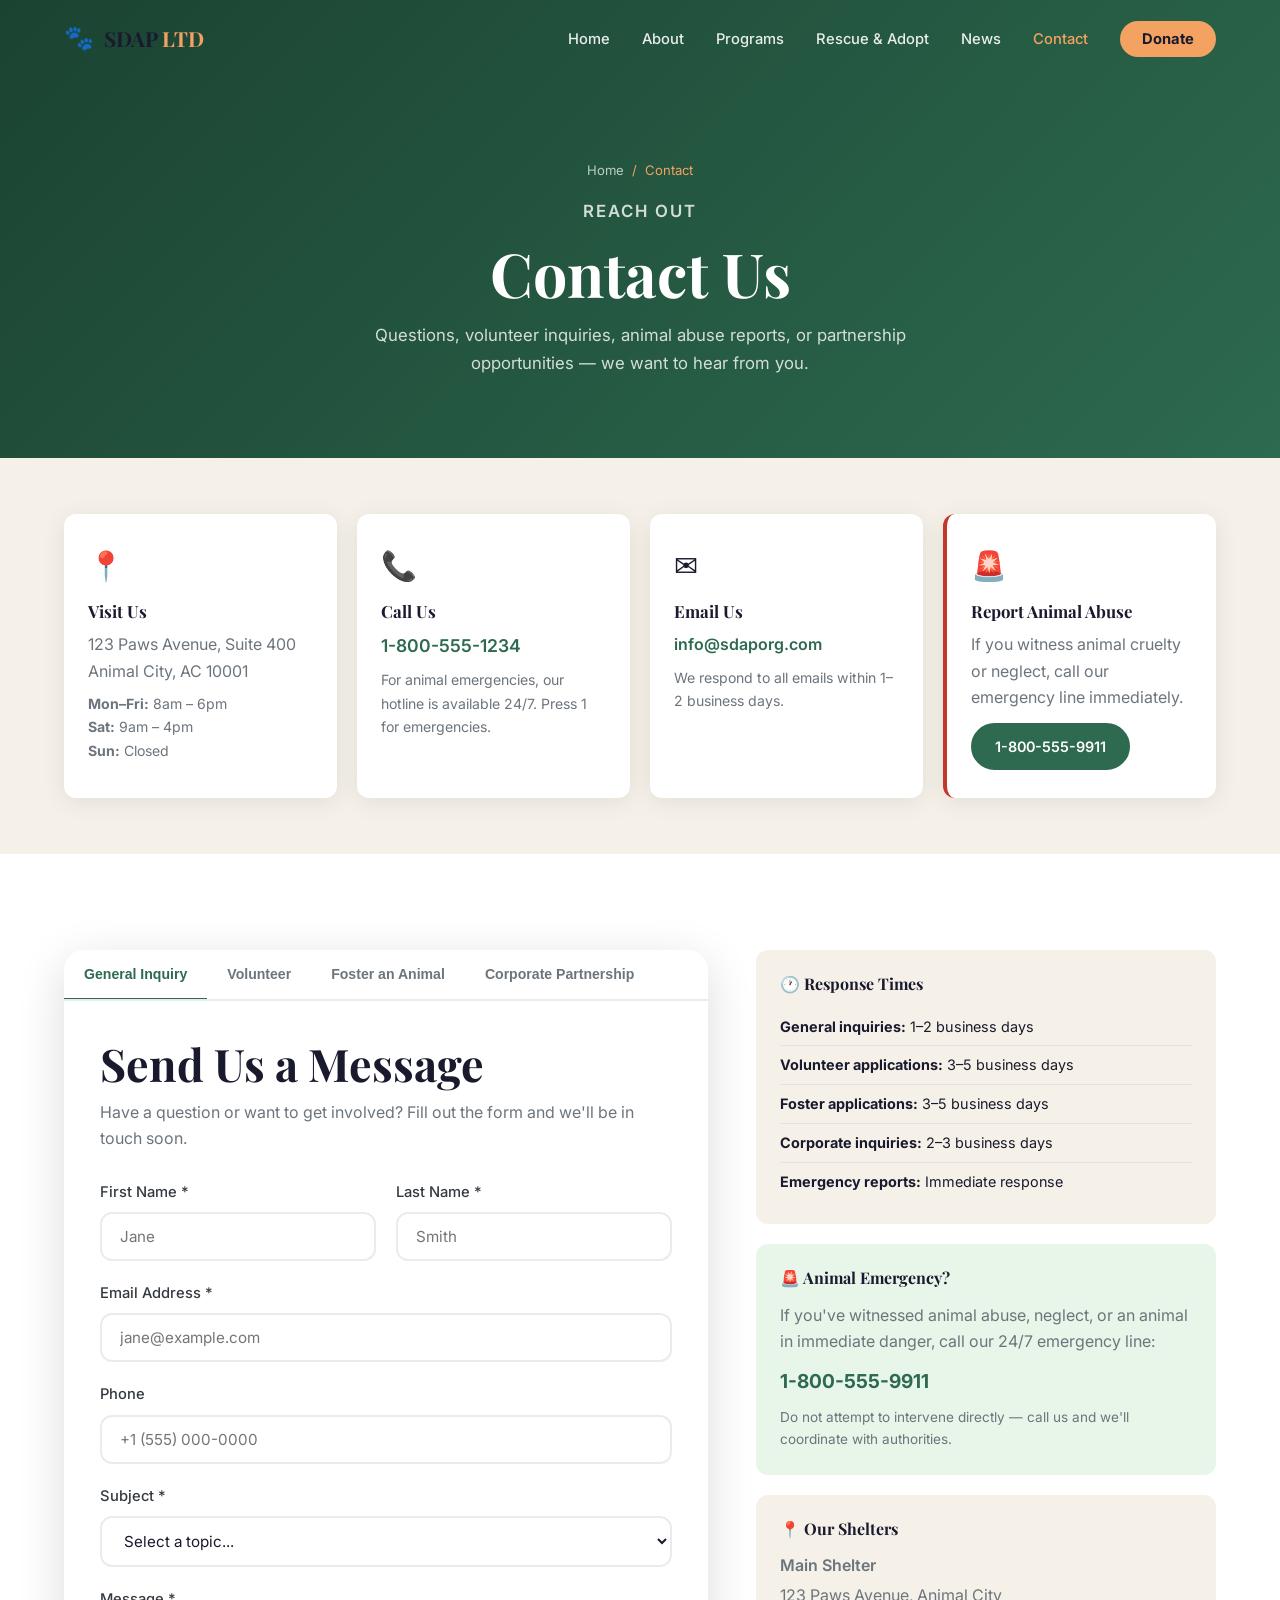
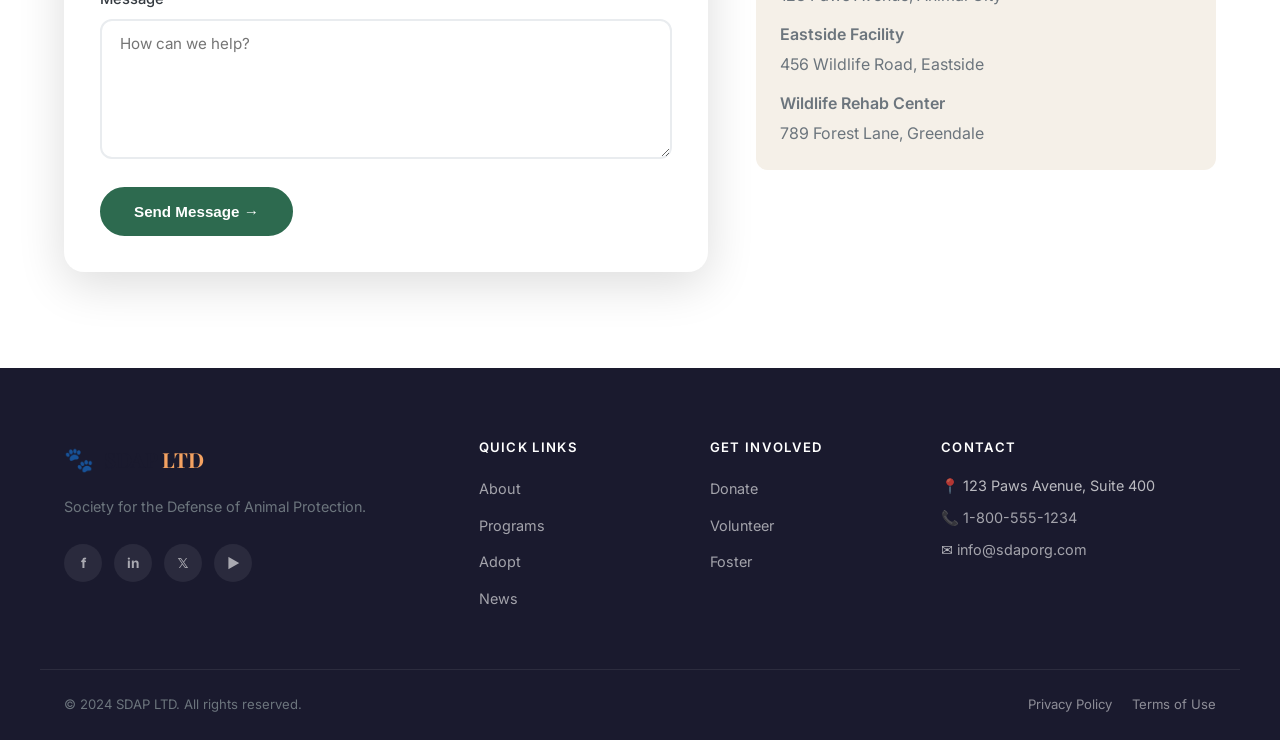
<file: contact.html>
<!DOCTYPE html>
<html lang="en">
<head>
  <meta charset="UTF-8">
  <meta name="viewport" content="width=device-width, initial-scale=1.0">
  <title>Contact Us — SDAP LTD</title>
  <meta name="description" content="Get in touch with SDAP LTD. Contact us to volunteer, foster, report animal abuse, or ask questions.">
  <link rel="stylesheet" href="assets/css/style.css">
  <link rel="preconnect" href="https://fonts.googleapis.com">
  <link href="https://fonts.googleapis.com/css2?family=Playfair+Display:wght@400;700&family=Inter:wght@300;400;500;600&display=swap" rel="stylesheet">
</head>
<body>

  <nav class="navbar scrolled" id="navbar">
    <div class="container nav-inner">
      <a href="index.html" class="logo logo-light"><span class="logo-icon">🐾</span><span class="logo-text">SDAP <span>LTD</span></span></a>
      <button class="nav-toggle" id="navToggle"><span></span><span></span><span></span></button>
      <ul class="nav-links" id="navLinks">
        <li><a href="index.html">Home</a></li>
        <li><a href="about.html">About</a></li>
        <li><a href="programs.html">Programs</a></li>
        <li><a href="rescue.html">Rescue & Adopt</a></li>
        <li><a href="news.html">News</a></li>
        <li><a href="contact.html" class="active">Contact</a></li>
        <li><a href="donate.html" class="btn-nav-donate">Donate</a></li>
      </ul>
    </div>
  </nav>

  <div class="page-hero">
    <div class="container">
      <div class="breadcrumb"><a href="index.html">Home</a><span>/</span><span>Contact</span></div>
      <p class="eyebrow eyebrow-light">Reach Out</p>
      <h1>Contact Us</h1>
      <p>Questions, volunteer inquiries, animal abuse reports, or partnership opportunities — we want to hear from you.</p>
    </div>
  </div>

  <!-- Contact Info Cards -->
  <section style="background:var(--off-white);padding:56px 0;">
    <div class="container">
      <div class="contact-cards">
        <div class="contact-card">
          <div class="cc-icon">📍</div>
          <h3>Visit Us</h3>
          <p>123 Paws Avenue, Suite 400<br>Animal City, AC 10001</p>
          <p style="margin-top:8px;font-size:.88rem;"><strong>Mon–Fri:</strong> 8am – 6pm<br><strong>Sat:</strong> 9am – 4pm<br><strong>Sun:</strong> Closed</p>
        </div>
        <div class="contact-card">
          <div class="cc-icon">📞</div>
          <h3>Call Us</h3>
          <p><a href="tel:+18005551234" style="color:var(--green);font-weight:600;font-size:1.1rem;">1-800-555-1234</a></p>
          <p style="margin-top:8px;font-size:.88rem;">For animal emergencies, our hotline is available 24/7. Press 1 for emergencies.</p>
        </div>
        <div class="contact-card">
          <div class="cc-icon">✉️</div>
          <h3>Email Us</h3>
          <p><a href="mailto:info@sdaporg.com" style="color:var(--green);font-weight:600;">info@sdaporg.com</a></p>
          <p style="margin-top:8px;font-size:.88rem;">We respond to all emails within 1–2 business days.</p>
        </div>
        <div class="contact-card contact-card-urgent">
          <div class="cc-icon">🚨</div>
          <h3>Report Animal Abuse</h3>
          <p>If you witness animal cruelty or neglect, call our emergency line immediately.</p>
          <a href="tel:+18005559911" class="btn btn-primary" style="margin-top:12px;padding:10px 22px;font-size:.9rem;">1-800-555-9911</a>
        </div>
      </div>
    </div>
  </section>

  <!-- Contact Form + Tabs -->
  <section class="section">
    <div class="container">
      <div class="contact-layout">
        <div class="contact-form-wrap">
          <!-- Tab Nav -->
          <div class="contact-tabs">
            <button class="tab-btn active" data-tab="general">General Inquiry</button>
            <button class="tab-btn" data-tab="volunteer" id="volunteer">Volunteer</button>
            <button class="tab-btn" data-tab="foster" id="foster">Foster an Animal</button>
            <button class="tab-btn" data-tab="corporate" id="corporate">Corporate Partnership</button>
          </div>

          <!-- General -->
          <div class="tab-content active" id="tab-general">
            <h2>Send Us a Message</h2>
            <p>Have a question or want to get involved? Fill out the form and we'll be in touch soon.</p>
            <form class="contact-form" onsubmit="handleFormSubmit(event)">
              <div class="form-row">
                <div class="form-group"><label>First Name *</label><input type="text" required placeholder="Jane"></div>
                <div class="form-group"><label>Last Name *</label><input type="text" required placeholder="Smith"></div>
              </div>
              <div class="form-group"><label>Email Address *</label><input type="email" required placeholder="jane@example.com"></div>
              <div class="form-group"><label>Phone</label><input type="tel" placeholder="+1 (555) 000-0000"></div>
              <div class="form-group"><label>Subject *</label>
                <select required>
                  <option value="">Select a topic...</option>
                  <option>General Question</option>
                  <option>Adoption Inquiry</option>
                  <option>Donation Question</option>
                  <option>Media / Press</option>
                  <option>Other</option>
                </select>
              </div>
              <div class="form-group"><label>Message *</label><textarea required placeholder="How can we help?"></textarea></div>
              <button type="submit" class="btn btn-primary">Send Message →</button>
            </form>
          </div>

          <!-- Volunteer -->
          <div class="tab-content" id="tab-volunteer">
            <h2>Become a Volunteer</h2>
            <p>We welcome volunteers of all backgrounds. Whether you love animals or have professional skills to offer, there's a place for you at SDAP.</p>
            <form class="contact-form" onsubmit="handleFormSubmit(event)">
              <div class="form-row">
                <div class="form-group"><label>First Name *</label><input type="text" required></div>
                <div class="form-group"><label>Last Name *</label><input type="text" required></div>
              </div>
              <div class="form-group"><label>Email *</label><input type="email" required></div>
              <div class="form-group"><label>Phone *</label><input type="tel" required></div>
              <div class="form-group"><label>Availability</label>
                <select>
                  <option>Weekdays</option>
                  <option>Weekends</option>
                  <option>Both weekdays and weekends</option>
                  <option>Flexible</option>
                </select>
              </div>
              <div class="form-group"><label>Areas of Interest</label>
                <select>
                  <option>Animal Care (shelter)</option>
                  <option>Emergency Rescue</option>
                  <option>Community Education</option>
                  <option>Legal Support</option>
                  <option>Fundraising & Events</option>
                  <option>Marketing & Social Media</option>
                  <option>Administrative Support</option>
                </select>
              </div>
              <div class="form-group"><label>Tell us about yourself</label><textarea placeholder="Your experience with animals, skills you'd like to contribute..."></textarea></div>
              <button type="submit" class="btn btn-primary">Apply to Volunteer →</button>
            </form>
          </div>

          <!-- Foster -->
          <div class="tab-content" id="tab-foster">
            <h2>Apply to Foster</h2>
            <p>Fostering gives rescued animals a safe, loving home while they wait for permanent placement. We provide all supplies and veterinary care.</p>
            <form class="contact-form" onsubmit="handleFormSubmit(event)">
              <div class="form-row">
                <div class="form-group"><label>Full Name *</label><input type="text" required></div>
                <div class="form-group"><label>Email *</label><input type="email" required></div>
              </div>
              <div class="form-group"><label>Home Address *</label><input type="text" required placeholder="123 Street, City, State, ZIP"></div>
              <div class="form-group"><label>Housing Type</label>
                <select>
                  <option>House with yard</option>
                  <option>House without yard</option>
                  <option>Apartment</option>
                  <option>Condo / Townhouse</option>
                </select>
              </div>
              <div class="form-group"><label>Animals you're open to fostering</label>
                <select>
                  <option>Dogs</option>
                  <option>Cats</option>
                  <option>Small animals (rabbits, guinea pigs)</option>
                  <option>Any animal in need</option>
                </select>
              </div>
              <div class="form-group"><label>Do you currently have pets?</label>
                <select>
                  <option>No pets</option>
                  <option>Yes — dogs</option>
                  <option>Yes — cats</option>
                  <option>Yes — mixed pets</option>
                </select>
              </div>
              <div class="form-group"><label>Additional notes</label><textarea placeholder="Any relevant information about your home or experience..."></textarea></div>
              <button type="submit" class="btn btn-primary">Apply to Foster →</button>
            </form>
          </div>

          <!-- Corporate -->
          <div class="tab-content" id="tab-corporate">
            <h2>Corporate Partnership</h2>
            <p>Partner with SDAP LTD to demonstrate your organization's commitment to animal welfare. We offer a range of partnership models to suit businesses of all sizes.</p>
            <form class="contact-form" onsubmit="handleFormSubmit(event)">
              <div class="form-row">
                <div class="form-group"><label>Contact Name *</label><input type="text" required></div>
                <div class="form-group"><label>Job Title *</label><input type="text" required></div>
              </div>
              <div class="form-group"><label>Company Name *</label><input type="text" required></div>
              <div class="form-group"><label>Email *</label><input type="email" required></div>
              <div class="form-group"><label>Phone</label><input type="tel"></div>
              <div class="form-group"><label>Partnership Interest</label>
                <select>
                  <option>Sponsorship</option>
                  <option>Employee Giving / Payroll Giving</option>
                  <option>Cause Marketing Campaign</option>
                  <option>Volunteer Program for Employees</option>
                  <option>Event Sponsorship</option>
                  <option>In-kind Donation</option>
                  <option>General Partnership Discussion</option>
                </select>
              </div>
              <div class="form-group"><label>Message</label><textarea placeholder="Tell us about your company and partnership goals..."></textarea></div>
              <button type="submit" class="btn btn-primary">Get in Touch →</button>
            </form>
          </div>
        </div>

        <!-- Sidebar -->
        <div class="contact-sidebar">
          <div class="sidebar-box">
            <h3>🕐 Response Times</h3>
            <ul class="sidebar-list">
              <li><strong>General inquiries:</strong> 1–2 business days</li>
              <li><strong>Volunteer applications:</strong> 3–5 business days</li>
              <li><strong>Foster applications:</strong> 3–5 business days</li>
              <li><strong>Corporate inquiries:</strong> 2–3 business days</li>
              <li><strong>Emergency reports:</strong> Immediate response</li>
            </ul>
          </div>
          <div class="sidebar-box" style="background:#e8f5e9;">
            <h3>🚨 Animal Emergency?</h3>
            <p>If you've witnessed animal abuse, neglect, or an animal in immediate danger, call our 24/7 emergency line:</p>
            <a href="tel:+18005559911" style="display:block;margin-top:12px;font-size:1.2rem;font-weight:700;color:var(--green);">1-800-555-9911</a>
            <p style="margin-top:8px;font-size:.85rem;">Do not attempt to intervene directly — call us and we'll coordinate with authorities.</p>
          </div>
          <div class="sidebar-box">
            <h3>📍 Our Shelters</h3>
            <p style="font-weight:600;margin-bottom:4px;">Main Shelter</p>
            <p>123 Paws Avenue, Animal City</p>
            <p style="margin-top:12px;font-weight:600;margin-bottom:4px;">Eastside Facility</p>
            <p>456 Wildlife Road, Eastside</p>
            <p style="margin-top:12px;font-weight:600;margin-bottom:4px;">Wildlife Rehab Center</p>
            <p>789 Forest Lane, Greendale</p>
          </div>
        </div>
      </div>
    </div>
  </section>

  <footer class="footer">
    <div class="container footer-grid">
      <div class="footer-brand"><a href="index.html" class="logo logo-light"><span class="logo-icon">🐾</span><span class="logo-text">SDAP <span>LTD</span></span></a><p>Society for the Defense of Animal Protection.</p><div class="social-links"><a href="#">f</a><a href="#">in</a><a href="#">𝕏</a><a href="#">▶</a></div></div>
      <div class="footer-col"><h4>Quick Links</h4><ul><li><a href="about.html">About</a></li><li><a href="programs.html">Programs</a></li><li><a href="rescue.html">Adopt</a></li><li><a href="news.html">News</a></li></ul></div>
      <div class="footer-col"><h4>Get Involved</h4><ul><li><a href="donate.html">Donate</a></li><li><a href="contact.html#volunteer">Volunteer</a></li><li><a href="contact.html#foster">Foster</a></li></ul></div>
      <div class="footer-col"><h4>Contact</h4><ul class="footer-contact"><li>📍 123 Paws Avenue, Suite 400</li><li>📞 <a href="tel:+18005551234">1-800-555-1234</a></li><li>✉️ <a href="mailto:info@sdaporg.com">info@sdaporg.com</a></li></ul></div>
    </div>
    <div class="footer-bottom"><div class="container footer-bottom-inner"><p>© 2024 SDAP LTD. All rights reserved.</p><div class="footer-legal"><a href="#">Privacy Policy</a><a href="#">Terms of Use</a></div></div></div>
  </footer>

  <style>
    .contact-cards { display: grid; grid-template-columns: repeat(4, 1fr); gap: 20px; }
    .contact-card { background: var(--white); border-radius: var(--radius); padding: 28px 24px; box-shadow: var(--shadow); }
    .contact-card-urgent { border-left: 4px solid #c0392b; }
    .cc-icon { font-size: 1.8rem; margin-bottom: 12px; }
    .contact-card h3 { margin-bottom: 10px; font-size: 1.05rem; }

    .contact-layout { display: grid; grid-template-columns: 1.4fr 1fr; gap: 48px; align-items: start; }
    .contact-form-wrap { background: var(--white); border-radius: var(--radius-lg); box-shadow: var(--shadow-lg); overflow: hidden; }
    .contact-tabs { display: flex; border-bottom: 2px solid var(--gray-200); overflow-x: auto; }
    .tab-btn { padding: 16px 20px; background: none; border: none; font-weight: 600; font-size: .88rem; cursor: pointer; color: var(--gray-600); white-space: nowrap; border-bottom: 3px solid transparent; margin-bottom: -2px; transition: all .2s; }
    .tab-btn.active { color: var(--green); border-bottom-color: var(--green); }
    .tab-content { display: none; padding: 36px; }
    .tab-content.active { display: block; }
    .tab-content h2 { margin-bottom: 8px; }
    .tab-content > p { margin-bottom: 28px; }

    .contact-sidebar { display: flex; flex-direction: column; gap: 20px; }
    .sidebar-box { background: var(--off-white); border-radius: var(--radius); padding: 24px; }
    .sidebar-box h3 { margin-bottom: 14px; font-size: 1rem; }
    .sidebar-list { list-style: none; }
    .sidebar-list li { padding: 7px 0; font-size: .9rem; border-bottom: 1px solid rgba(0,0,0,.06); }
    .sidebar-list li:last-child { border-bottom: none; }

    @media (max-width: 1100px) { .contact-cards { grid-template-columns: repeat(2, 1fr); } }
    @media (max-width: 900px) {
      .contact-layout { grid-template-columns: 1fr; }
      .contact-cards { grid-template-columns: repeat(2, 1fr); }
    }
    @media (max-width: 500px) { .contact-cards { grid-template-columns: 1fr; } }
  </style>

  <script src="assets/js/main.js"></script>
  <script>
    // Tab switching
    const tabBtns = document.querySelectorAll('.tab-btn');
    const tabContents = document.querySelectorAll('.tab-content');
    tabBtns.forEach(btn => {
      btn.addEventListener('click', () => {
        const target = btn.dataset.tab;
        tabBtns.forEach(b => b.classList.remove('active'));
        tabContents.forEach(c => c.classList.remove('active'));
        btn.classList.add('active');
        document.getElementById('tab-' + target).classList.add('active');
      });
    });
    // Handle anchor hash for direct tab activation
    const hash = window.location.hash.replace('#','');
    if (hash && document.querySelector(`[data-tab="${hash}"]`)) {
      document.querySelector(`[data-tab="${hash}"]`).click();
    }
    function handleFormSubmit(e) {
      e.preventDefault();
      alert('Thank you! Your message has been received. We\'ll be in touch within 1–2 business days.');
    }
  </script>
</body>
</html>
</file>
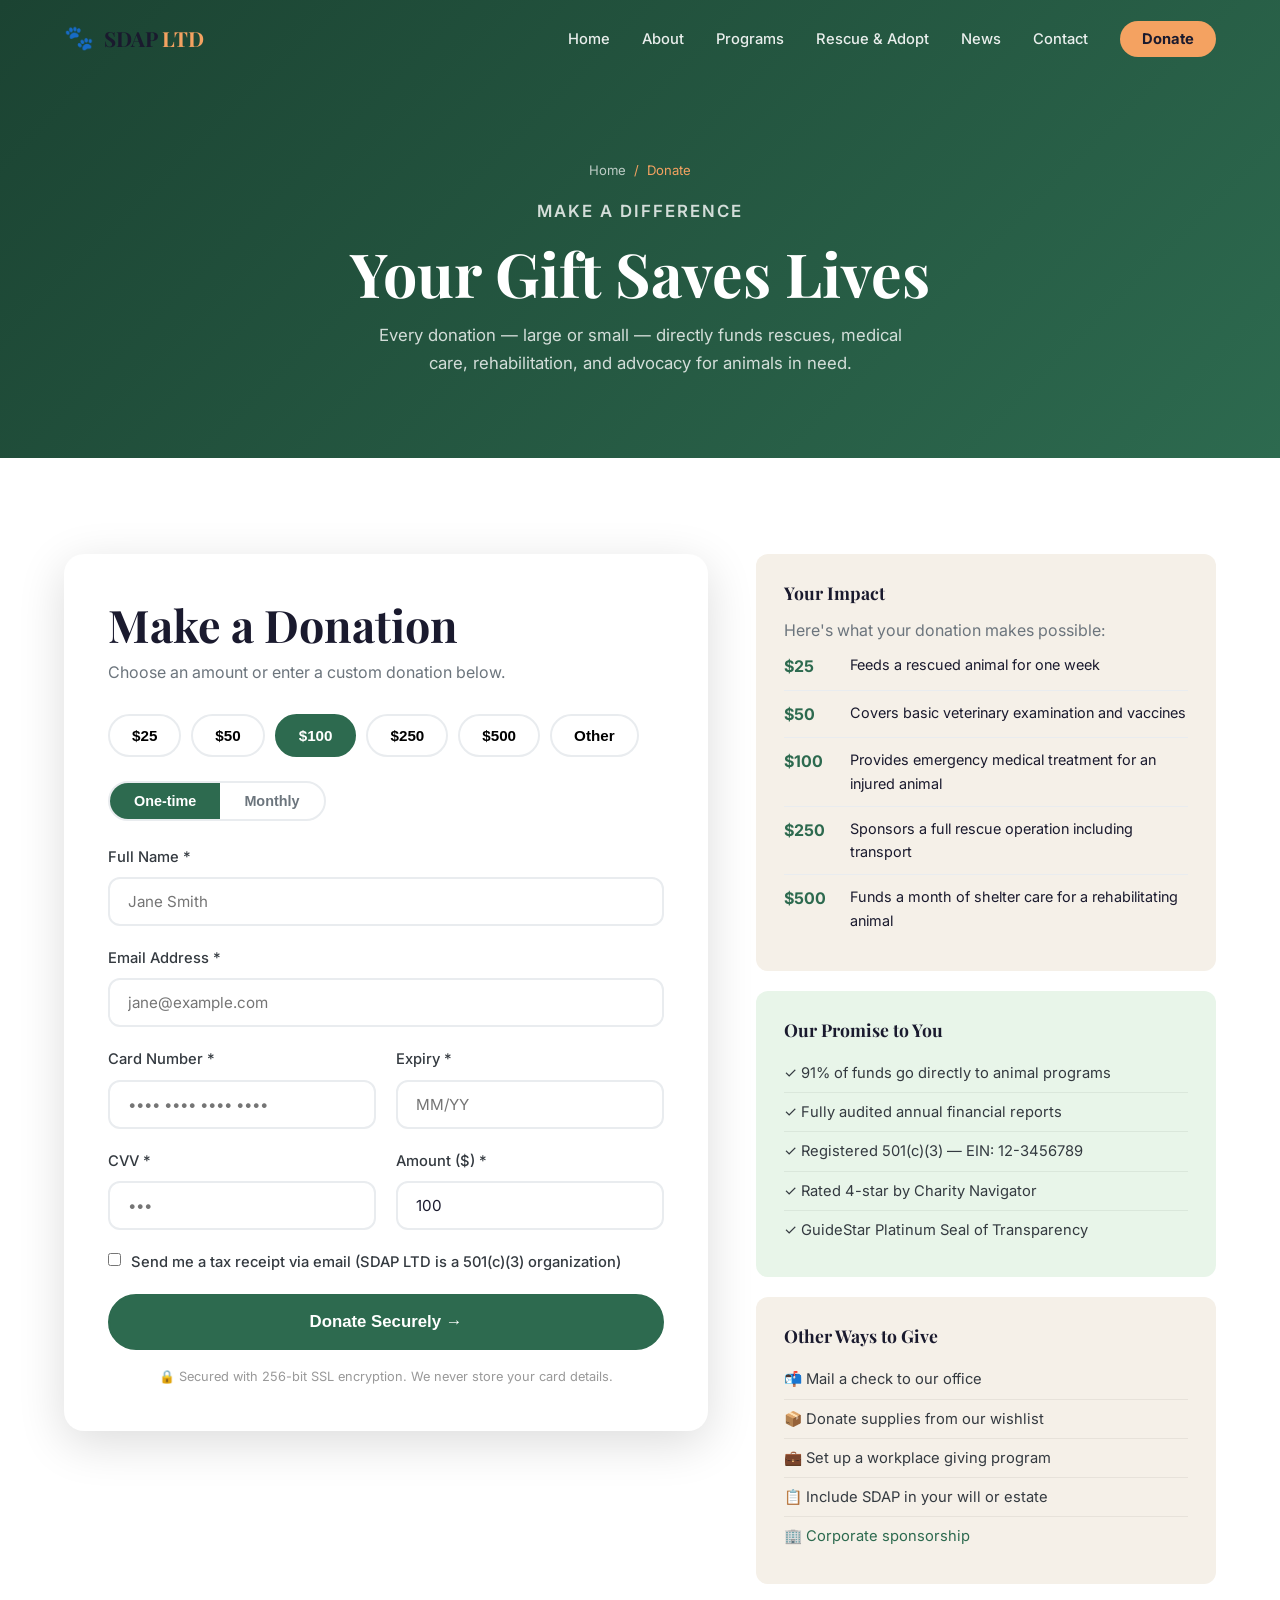
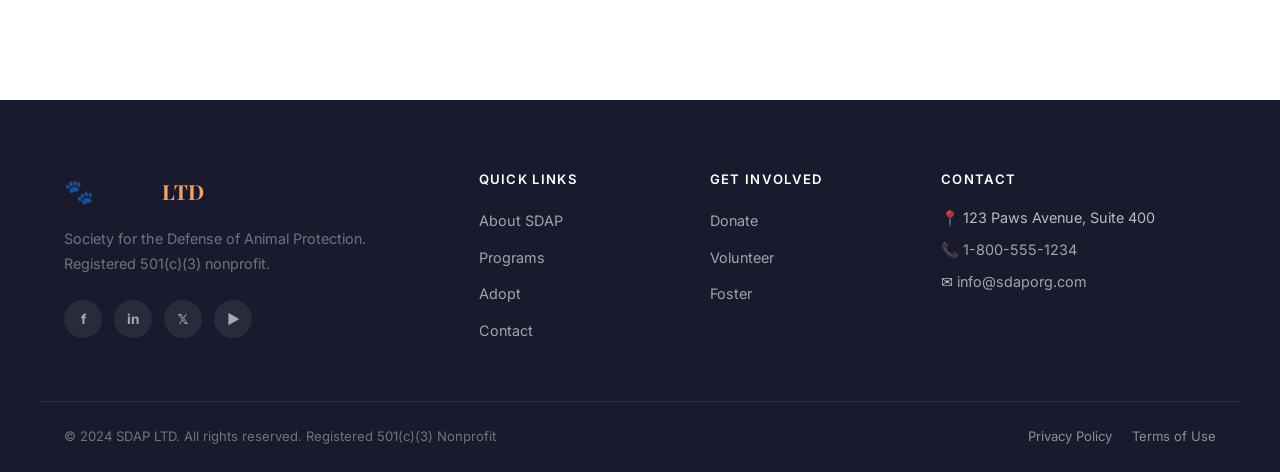
<file: donate.html>
<!DOCTYPE html>
<html lang="en">
<head>
  <meta charset="UTF-8">
  <meta name="viewport" content="width=device-width, initial-scale=1.0">
  <title>Donate — SDAP LTD</title>
  <meta name="description" content="Your donation to SDAP LTD directly funds animal rescues, medical care, and advocacy. Every dollar makes a difference.">
  <link rel="stylesheet" href="assets/css/style.css">
  <link rel="preconnect" href="https://fonts.googleapis.com">
  <link href="https://fonts.googleapis.com/css2?family=Playfair+Display:wght@400;700&family=Inter:wght@300;400;500;600&display=swap" rel="stylesheet">
</head>
<body>

  <nav class="navbar scrolled" id="navbar">
    <div class="container nav-inner">
      <a href="index.html" class="logo logo-light">
        <span class="logo-icon">🐾</span>
        <span class="logo-text">SDAP <span>LTD</span></span>
      </a>
      <button class="nav-toggle" id="navToggle"><span></span><span></span><span></span></button>
      <ul class="nav-links" id="navLinks">
        <li><a href="index.html">Home</a></li>
        <li><a href="about.html">About</a></li>
        <li><a href="programs.html">Programs</a></li>
        <li><a href="rescue.html">Rescue & Adopt</a></li>
        <li><a href="news.html">News</a></li>
        <li><a href="contact.html">Contact</a></li>
        <li><a href="donate.html" class="btn-nav-donate">Donate</a></li>
      </ul>
    </div>
  </nav>

  <div class="page-hero">
    <div class="container">
      <div class="breadcrumb"><a href="index.html">Home</a><span>/</span><span>Donate</span></div>
      <p class="eyebrow eyebrow-light">Make a Difference</p>
      <h1>Your Gift Saves Lives</h1>
      <p>Every donation — large or small — directly funds rescues, medical care, rehabilitation, and advocacy for animals in need.</p>
    </div>
  </div>

  <section class="section">
    <div class="container">
      <div class="donate-layout">

        <!-- Donation Form -->
        <div class="donate-form-wrap">
          <h2>Make a Donation</h2>
          <p>Choose an amount or enter a custom donation below.</p>

          <form class="donate-form" id="donateForm">
            <div class="amount-selector">
              <button type="button" class="amount-btn-form" data-amount="25">$25</button>
              <button type="button" class="amount-btn-form" data-amount="50">$50</button>
              <button type="button" class="amount-btn-form active" data-amount="100">$100</button>
              <button type="button" class="amount-btn-form" data-amount="250">$250</button>
              <button type="button" class="amount-btn-form" data-amount="500">$500</button>
              <button type="button" class="amount-btn-form amount-other">Other</button>
            </div>

            <div class="form-group" id="customAmountGroup" style="display:none;">
              <label for="customAmount">Custom Amount ($)</label>
              <input type="number" id="customAmount" placeholder="Enter amount" min="1">
            </div>

            <div class="frequency-toggle">
              <button type="button" class="freq-btn active" data-freq="once">One-time</button>
              <button type="button" class="freq-btn" data-freq="monthly">Monthly</button>
            </div>

            <div class="form-group">
              <label for="donorName">Full Name *</label>
              <input type="text" id="donorName" required placeholder="Jane Smith">
            </div>
            <div class="form-group">
              <label for="donorEmail">Email Address *</label>
              <input type="email" id="donorEmail" required placeholder="jane@example.com">
            </div>
            <div class="form-row">
              <div class="form-group">
                <label for="cardNumber">Card Number *</label>
                <input type="text" id="cardNumber" placeholder="•••• •••• •••• ••••" maxlength="19">
              </div>
              <div class="form-group">
                <label for="cardExpiry">Expiry *</label>
                <input type="text" id="cardExpiry" placeholder="MM/YY" maxlength="5">
              </div>
            </div>
            <div class="form-row">
              <div class="form-group">
                <label for="cardCVV">CVV *</label>
                <input type="text" id="cardCVV" placeholder="•••" maxlength="4">
              </div>
              <div class="form-group">
                <label for="donationAmount">Amount ($) *</label>
                <input type="number" id="donationAmount" value="100" min="1" required>
              </div>
            </div>
            <div class="form-group" style="display:flex;align-items:flex-start;gap:10px;">
              <input type="checkbox" id="taxReceipt" style="width:auto;margin-top:3px;">
              <label for="taxReceipt" style="margin:0;cursor:pointer;">Send me a tax receipt via email (SDAP LTD is a 501(c)(3) organization)</label>
            </div>
            <button type="submit" class="btn btn-primary" style="width:100%;font-size:1.05rem;padding:16px;">
              Donate Securely →
            </button>
            <p style="text-align:center;margin-top:16px;font-size:.8rem;color:#999;">
              🔒 Secured with 256-bit SSL encryption. We never store your card details.
            </p>
          </form>
        </div>

        <!-- Impact Sidebar -->
        <div class="donate-sidebar">
          <div class="impact-box">
            <h3>Your Impact</h3>
            <p>Here's what your donation makes possible:</p>
            <ul class="impact-list">
              <li>
                <span class="impact-amount">$25</span>
                <span>Feeds a rescued animal for one week</span>
              </li>
              <li>
                <span class="impact-amount">$50</span>
                <span>Covers basic veterinary examination and vaccines</span>
              </li>
              <li>
                <span class="impact-amount">$100</span>
                <span>Provides emergency medical treatment for an injured animal</span>
              </li>
              <li>
                <span class="impact-amount">$250</span>
                <span>Sponsors a full rescue operation including transport</span>
              </li>
              <li>
                <span class="impact-amount">$500</span>
                <span>Funds a month of shelter care for a rehabilitating animal</span>
              </li>
            </ul>
          </div>

          <div class="impact-box trust-box">
            <h3>Our Promise to You</h3>
            <ul class="trust-list">
              <li>✓ 91% of funds go directly to animal programs</li>
              <li>✓ Fully audited annual financial reports</li>
              <li>✓ Registered 501(c)(3) — EIN: 12-3456789</li>
              <li>✓ Rated 4-star by Charity Navigator</li>
              <li>✓ GuideStar Platinum Seal of Transparency</li>
            </ul>
          </div>

          <div class="impact-box other-ways">
            <h3>Other Ways to Give</h3>
            <ul class="trust-list">
              <li>📬 Mail a check to our office</li>
              <li>📦 Donate supplies from our wishlist</li>
              <li>💼 Set up a workplace giving program</li>
              <li>📋 Include SDAP in your will or estate</li>
              <li>🏢 <a href="contact.html#corporate" style="color:var(--green)">Corporate sponsorship</a></li>
            </ul>
          </div>
        </div>
      </div>
    </div>
  </section>

  <footer class="footer">
    <div class="container footer-grid">
      <div class="footer-brand">
        <a href="index.html" class="logo logo-light"><span class="logo-icon">🐾</span><span class="logo-text">SDAP <span>LTD</span></span></a>
        <p>Society for the Defense of Animal Protection. Registered 501(c)(3) nonprofit.</p>
        <div class="social-links"><a href="#">f</a><a href="#">in</a><a href="#">𝕏</a><a href="#">▶</a></div>
      </div>
      <div class="footer-col"><h4>Quick Links</h4><ul><li><a href="about.html">About SDAP</a></li><li><a href="programs.html">Programs</a></li><li><a href="rescue.html">Adopt</a></li><li><a href="contact.html">Contact</a></li></ul></div>
      <div class="footer-col"><h4>Get Involved</h4><ul><li><a href="donate.html">Donate</a></li><li><a href="contact.html#volunteer">Volunteer</a></li><li><a href="contact.html#foster">Foster</a></li></ul></div>
      <div class="footer-col"><h4>Contact</h4><ul class="footer-contact"><li>📍 123 Paws Avenue, Suite 400</li><li>📞 <a href="tel:+18005551234">1-800-555-1234</a></li><li>✉️ <a href="mailto:info@sdaporg.com">info@sdaporg.com</a></li></ul></div>
    </div>
    <div class="footer-bottom"><div class="container footer-bottom-inner"><p>© 2024 SDAP LTD. All rights reserved. Registered 501(c)(3) Nonprofit</p><div class="footer-legal"><a href="#">Privacy Policy</a><a href="#">Terms of Use</a></div></div></div>
  </footer>

  <style>
    .donate-layout { display: grid; grid-template-columns: 1.4fr 1fr; gap: 48px; align-items: start; }
    .donate-form-wrap { background: var(--white); border-radius: var(--radius-lg); padding: 44px; box-shadow: var(--shadow-lg); }
    .donate-form-wrap h2 { margin-bottom: 8px; }
    .donate-form-wrap > p { margin-bottom: 28px; }
    .amount-selector { display: flex; flex-wrap: wrap; gap: 10px; margin-bottom: 24px; }
    .amount-btn-form { padding: 11px 22px; border: 2px solid var(--gray-200); border-radius: 50px; background: var(--white); font-weight: 600; cursor: pointer; transition: all .2s; font-size: .95rem; }
    .amount-btn-form:hover, .amount-btn-form.active { background: var(--green); border-color: var(--green); color: var(--white); }
    .frequency-toggle { display: flex; gap: 0; margin-bottom: 24px; border: 2px solid var(--gray-200); border-radius: 50px; overflow: hidden; width: fit-content; }
    .freq-btn { padding: 10px 24px; background: none; border: none; font-weight: 600; cursor: pointer; font-size: .9rem; color: var(--gray-600); }
    .freq-btn.active { background: var(--green); color: var(--white); }
    .impact-box { background: var(--off-white); border-radius: var(--radius); padding: 28px; margin-bottom: 20px; }
    .impact-box h3 { margin-bottom: 14px; font-size: 1.1rem; }
    .impact-list { list-style: none; }
    .impact-list li { display: flex; gap: 14px; align-items: flex-start; padding: 10px 0; border-bottom: 1px solid var(--gray-200); font-size: .9rem; }
    .impact-list li:last-child { border-bottom: none; }
    .impact-amount { font-weight: 700; color: var(--green); min-width: 52px; font-size: 1rem; }
    .trust-box { background: #e8f5e9; }
    .other-ways { background: var(--off-white); }
    .trust-list { list-style: none; }
    .trust-list li { padding: 7px 0; font-size: .92rem; color: var(--gray-800); border-bottom: 1px solid rgba(0,0,0,.06); }
    .trust-list li:last-child { border-bottom: none; }
    @media (max-width: 900px) { .donate-layout { grid-template-columns: 1fr; } }
    @media (max-width: 600px) { .donate-form-wrap { padding: 24px; } }
  </style>

  <script src="assets/js/main.js"></script>
  <script>
    // Amount selector
    const amtBtns = document.querySelectorAll('.amount-btn-form');
    const customGroup = document.getElementById('customAmountGroup');
    const donationAmountInput = document.getElementById('donationAmount');
    amtBtns.forEach(btn => {
      btn.addEventListener('click', () => {
        amtBtns.forEach(b => b.classList.remove('active'));
        btn.classList.add('active');
        if (btn.classList.contains('amount-other')) {
          customGroup.style.display = 'block';
        } else {
          customGroup.style.display = 'none';
          donationAmountInput.value = btn.dataset.amount;
        }
      });
    });
    // Frequency toggle
    document.querySelectorAll('.freq-btn').forEach(btn => {
      btn.addEventListener('click', () => {
        document.querySelectorAll('.freq-btn').forEach(b => b.classList.remove('active'));
        btn.classList.add('active');
      });
    });
    // Form submit
    document.getElementById('donateForm').addEventListener('submit', e => {
      e.preventDefault();
      alert('Thank you for your generous donation! In a production site this would process your payment securely. Your support makes a real difference for animals in need.');
    });
  </script>
</body>
</html>
</file>
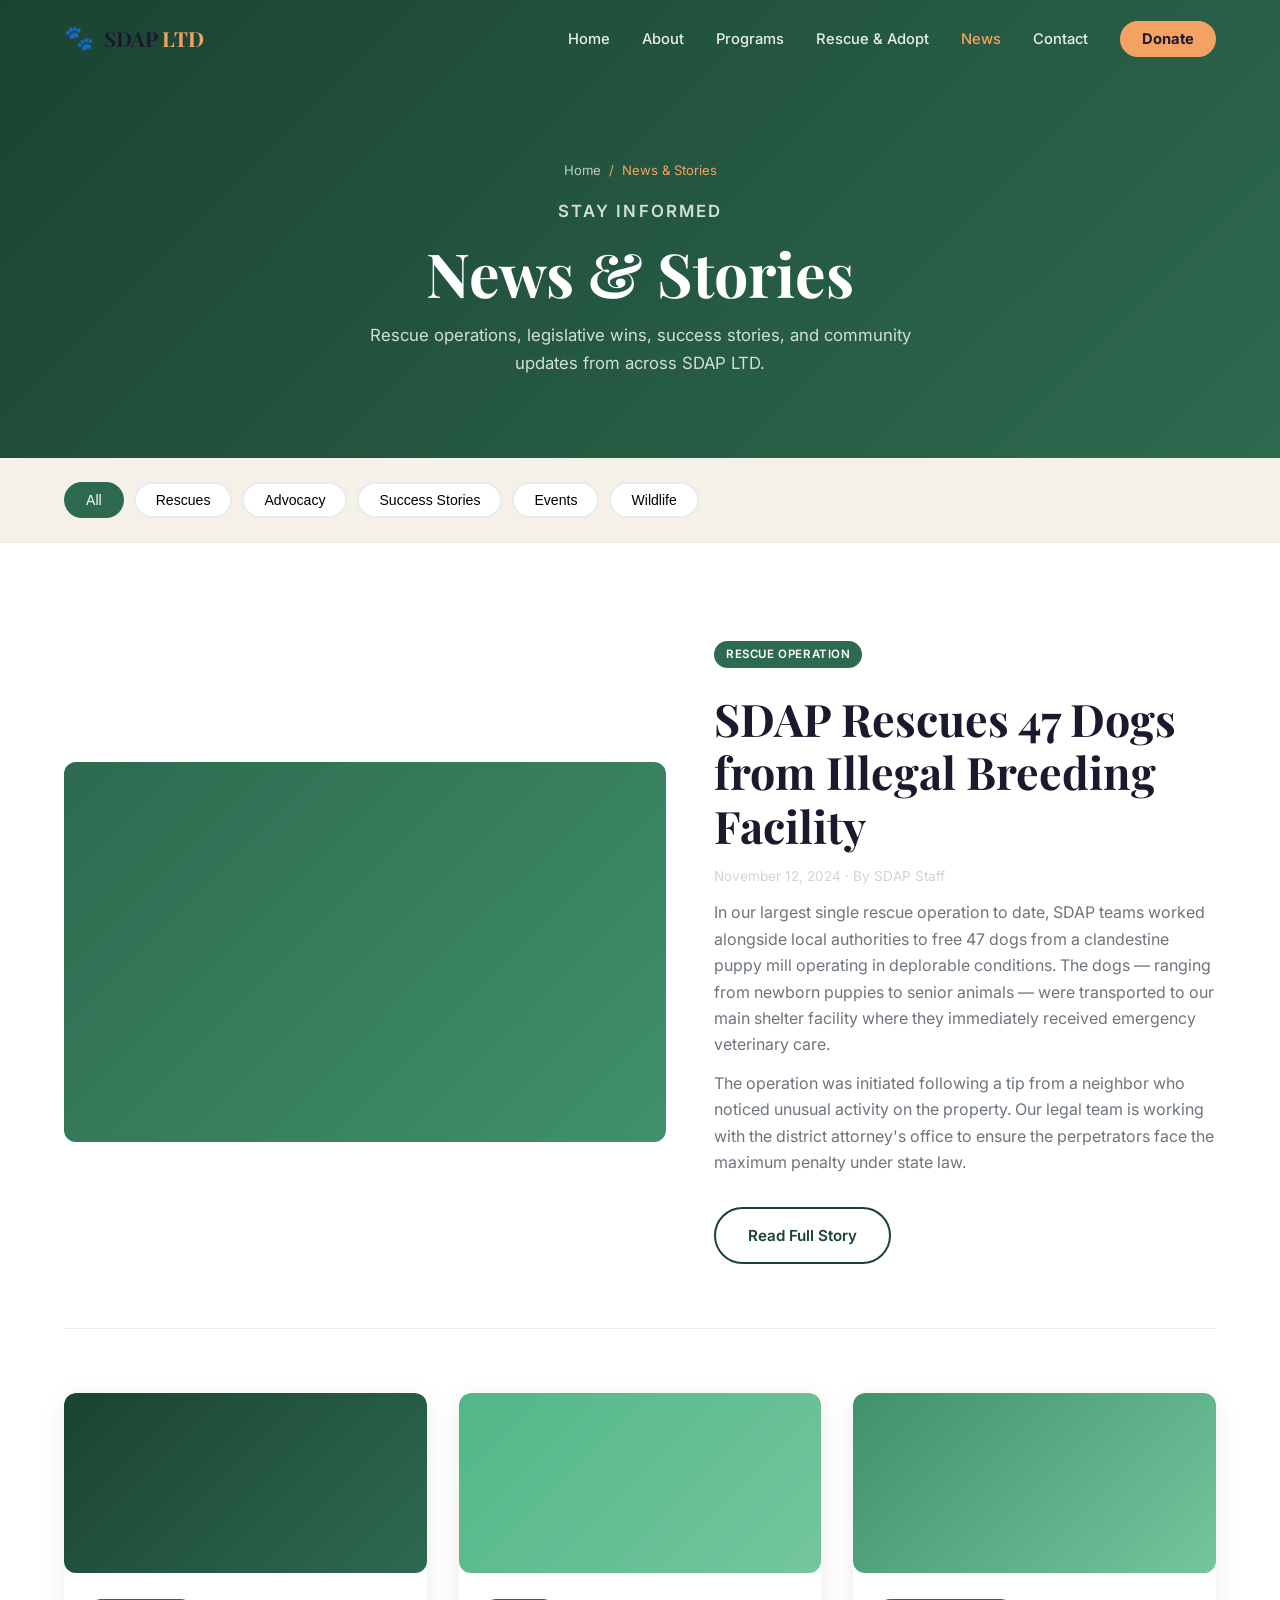
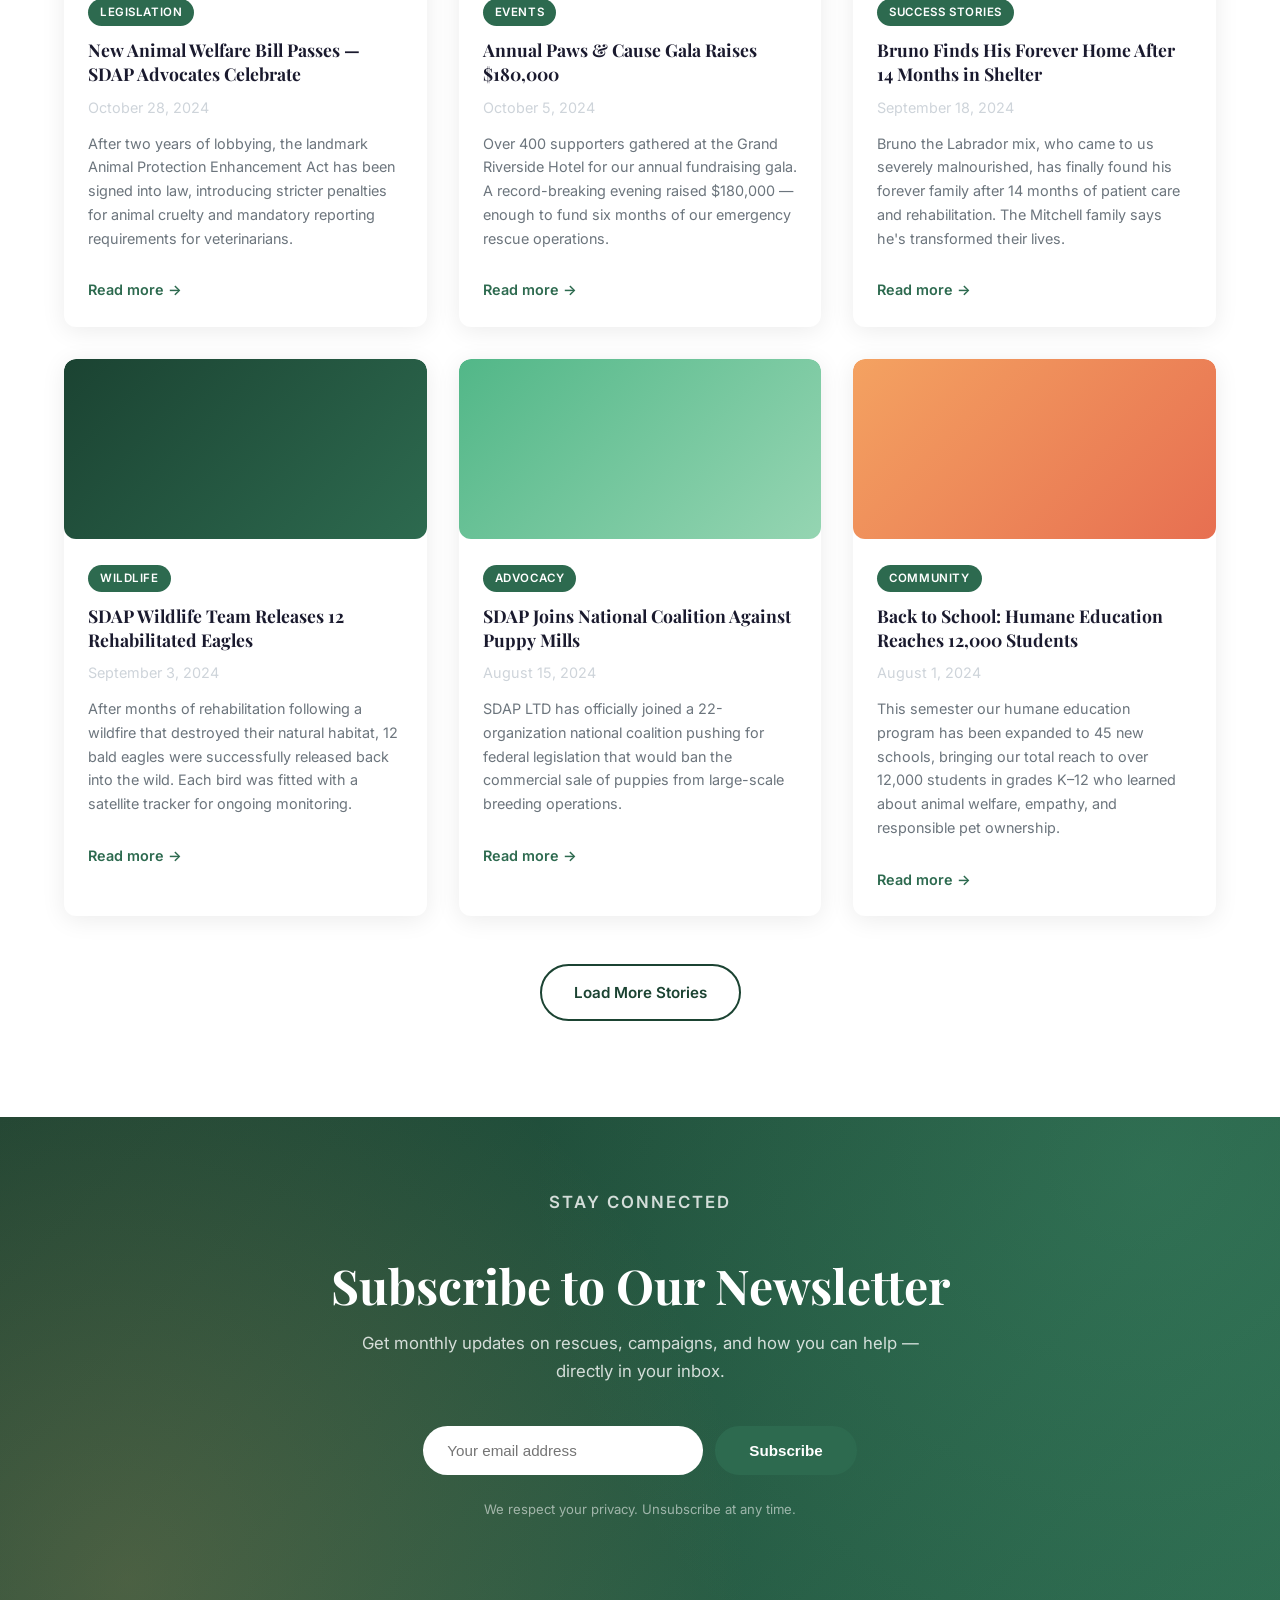
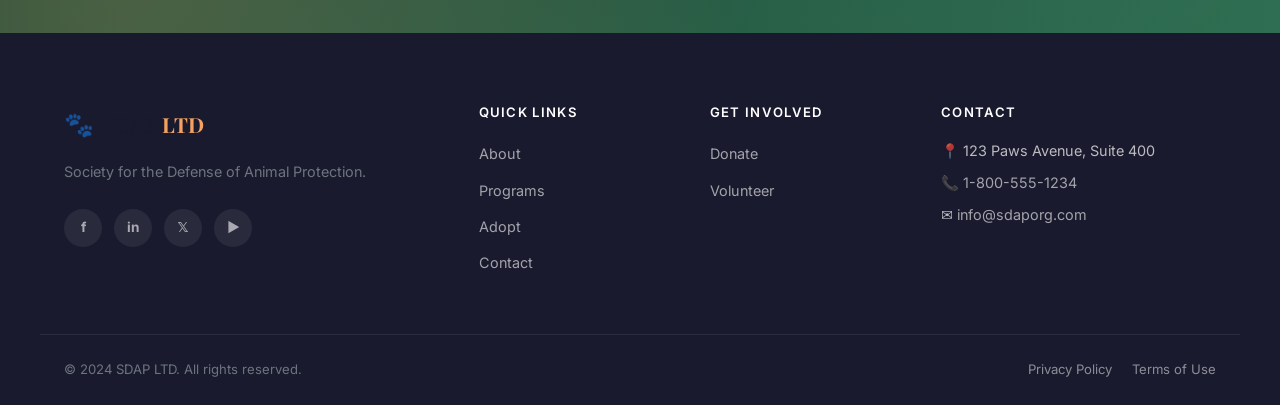
<file: news.html>
<!DOCTYPE html>
<html lang="en">
<head>
  <meta charset="UTF-8">
  <meta name="viewport" content="width=device-width, initial-scale=1.0">
  <title>News & Stories — SDAP LTD</title>
  <meta name="description" content="Read the latest news, rescue stories, and advocacy updates from SDAP LTD.">
  <link rel="stylesheet" href="assets/css/style.css">
  <link rel="preconnect" href="https://fonts.googleapis.com">
  <link href="https://fonts.googleapis.com/css2?family=Playfair+Display:wght@400;700&family=Inter:wght@300;400;500;600&display=swap" rel="stylesheet">
</head>
<body>

  <nav class="navbar scrolled" id="navbar">
    <div class="container nav-inner">
      <a href="index.html" class="logo logo-light"><span class="logo-icon">🐾</span><span class="logo-text">SDAP <span>LTD</span></span></a>
      <button class="nav-toggle" id="navToggle"><span></span><span></span><span></span></button>
      <ul class="nav-links" id="navLinks">
        <li><a href="index.html">Home</a></li>
        <li><a href="about.html">About</a></li>
        <li><a href="programs.html">Programs</a></li>
        <li><a href="rescue.html">Rescue & Adopt</a></li>
        <li><a href="news.html" class="active">News</a></li>
        <li><a href="contact.html">Contact</a></li>
        <li><a href="donate.html" class="btn-nav-donate">Donate</a></li>
      </ul>
    </div>
  </nav>

  <div class="page-hero">
    <div class="container">
      <div class="breadcrumb"><a href="index.html">Home</a><span>/</span><span>News & Stories</span></div>
      <p class="eyebrow eyebrow-light">Stay Informed</p>
      <h1>News & Stories</h1>
      <p>Rescue operations, legislative wins, success stories, and community updates from across SDAP LTD.</p>
    </div>
  </div>

  <!-- Category Filter -->
  <section style="background:var(--off-white);padding:24px 0;border-bottom:1px solid var(--gray-200);">
    <div class="container">
      <div class="news-filter">
        <button class="cat-btn active">All</button>
        <button class="cat-btn">Rescues</button>
        <button class="cat-btn">Advocacy</button>
        <button class="cat-btn">Success Stories</button>
        <button class="cat-btn">Events</button>
        <button class="cat-btn">Wildlife</button>
      </div>
    </div>
  </section>

  <section class="section">
    <div class="container">
      <!-- Featured Story -->
      <article class="featured-story">
        <div class="featured-img img-placeholder img-news1"></div>
        <div class="featured-body">
          <span class="news-tag">Rescue Operation</span>
          <h2>SDAP Rescues 47 Dogs from Illegal Breeding Facility</h2>
          <p class="featured-meta">November 12, 2024 · By SDAP Staff</p>
          <p>In our largest single rescue operation to date, SDAP teams worked alongside local authorities to free 47 dogs from a clandestine puppy mill operating in deplorable conditions. The dogs — ranging from newborn puppies to senior animals — were transported to our main shelter facility where they immediately received emergency veterinary care.</p>
          <p>The operation was initiated following a tip from a neighbor who noticed unusual activity on the property. Our legal team is working with the district attorney's office to ensure the perpetrators face the maximum penalty under state law.</p>
          <a href="#" class="btn btn-outline-dark" style="margin-top:20px;">Read Full Story</a>
        </div>
      </article>

      <!-- News Grid -->
      <div class="news-list">

        <article class="news-item">
          <div class="news-item-img img-placeholder img-news2"></div>
          <div class="news-item-body">
            <span class="news-tag">Legislation</span>
            <h3>New Animal Welfare Bill Passes — SDAP Advocates Celebrate</h3>
            <p class="news-meta">October 28, 2024</p>
            <p>After two years of lobbying, the landmark Animal Protection Enhancement Act has been signed into law, introducing stricter penalties for animal cruelty and mandatory reporting requirements for veterinarians.</p>
            <a href="#" class="link-more">Read more →</a>
          </div>
        </article>

        <article class="news-item">
          <div class="news-item-img img-placeholder img-news3"></div>
          <div class="news-item-body">
            <span class="news-tag">Events</span>
            <h3>Annual Paws & Cause Gala Raises $180,000</h3>
            <p class="news-meta">October 5, 2024</p>
            <p>Over 400 supporters gathered at the Grand Riverside Hotel for our annual fundraising gala. A record-breaking evening raised $180,000 — enough to fund six months of our emergency rescue operations.</p>
            <a href="#" class="link-more">Read more →</a>
          </div>
        </article>

        <article class="news-item">
          <div class="news-item-img img-placeholder" style="background:linear-gradient(135deg,#40916c,#74c69d);"></div>
          <div class="news-item-body">
            <span class="news-tag">Success Stories</span>
            <h3>Bruno Finds His Forever Home After 14 Months in Shelter</h3>
            <p class="news-meta">September 18, 2024</p>
            <p>Bruno the Labrador mix, who came to us severely malnourished, has finally found his forever family after 14 months of patient care and rehabilitation. The Mitchell family says he's transformed their lives.</p>
            <a href="#" class="link-more">Read more →</a>
          </div>
        </article>

        <article class="news-item">
          <div class="news-item-img img-placeholder" style="background:linear-gradient(135deg,#1b4332,#2d6a4f);"></div>
          <div class="news-item-body">
            <span class="news-tag">Wildlife</span>
            <h3>SDAP Wildlife Team Releases 12 Rehabilitated Eagles</h3>
            <p class="news-meta">September 3, 2024</p>
            <p>After months of rehabilitation following a wildfire that destroyed their natural habitat, 12 bald eagles were successfully released back into the wild. Each bird was fitted with a satellite tracker for ongoing monitoring.</p>
            <a href="#" class="link-more">Read more →</a>
          </div>
        </article>

        <article class="news-item">
          <div class="news-item-img img-placeholder" style="background:linear-gradient(135deg,#52b788,#95d5b2);"></div>
          <div class="news-item-body">
            <span class="news-tag">Advocacy</span>
            <h3>SDAP Joins National Coalition Against Puppy Mills</h3>
            <p class="news-meta">August 15, 2024</p>
            <p>SDAP LTD has officially joined a 22-organization national coalition pushing for federal legislation that would ban the commercial sale of puppies from large-scale breeding operations.</p>
            <a href="#" class="link-more">Read more →</a>
          </div>
        </article>

        <article class="news-item">
          <div class="news-item-img img-placeholder" style="background:linear-gradient(135deg,#f4a261,#e76f51);"></div>
          <div class="news-item-body">
            <span class="news-tag">Community</span>
            <h3>Back to School: Humane Education Reaches 12,000 Students</h3>
            <p class="news-meta">August 1, 2024</p>
            <p>This semester our humane education program has been expanded to 45 new schools, bringing our total reach to over 12,000 students in grades K–12 who learned about animal welfare, empathy, and responsible pet ownership.</p>
            <a href="#" class="link-more">Read more →</a>
          </div>
        </article>

      </div>

      <div class="section-cta">
        <a href="#" class="btn btn-outline-dark">Load More Stories</a>
      </div>
    </div>
  </section>

  <!-- Newsletter -->
  <section class="cta-section" style="padding:72px 0;">
    <div class="cta-bg"></div>
    <div class="container cta-content">
      <p class="eyebrow eyebrow-light">Stay Connected</p>
      <h2>Subscribe to Our Newsletter</h2>
      <p>Get monthly updates on rescues, campaigns, and how you can help — directly in your inbox.</p>
      <form class="newsletter-form" id="newsletterForm">
        <input type="email" placeholder="Your email address" required>
        <button type="submit" class="btn btn-primary">Subscribe</button>
      </form>
      <p class="cta-note">We respect your privacy. Unsubscribe at any time.</p>
    </div>
  </section>

  <footer class="footer">
    <div class="container footer-grid">
      <div class="footer-brand"><a href="index.html" class="logo logo-light"><span class="logo-icon">🐾</span><span class="logo-text">SDAP <span>LTD</span></span></a><p>Society for the Defense of Animal Protection.</p><div class="social-links"><a href="#">f</a><a href="#">in</a><a href="#">𝕏</a><a href="#">▶</a></div></div>
      <div class="footer-col"><h4>Quick Links</h4><ul><li><a href="about.html">About</a></li><li><a href="programs.html">Programs</a></li><li><a href="rescue.html">Adopt</a></li><li><a href="contact.html">Contact</a></li></ul></div>
      <div class="footer-col"><h4>Get Involved</h4><ul><li><a href="donate.html">Donate</a></li><li><a href="contact.html#volunteer">Volunteer</a></li></ul></div>
      <div class="footer-col"><h4>Contact</h4><ul class="footer-contact"><li>📍 123 Paws Avenue, Suite 400</li><li>📞 <a href="tel:+18005551234">1-800-555-1234</a></li><li>✉️ <a href="mailto:info@sdaporg.com">info@sdaporg.com</a></li></ul></div>
    </div>
    <div class="footer-bottom"><div class="container footer-bottom-inner"><p>© 2024 SDAP LTD. All rights reserved.</p><div class="footer-legal"><a href="#">Privacy Policy</a><a href="#">Terms of Use</a></div></div></div>
  </footer>

  <style>
    .news-filter { display: flex; gap: 10px; flex-wrap: wrap; }
    .cat-btn { padding: 8px 20px; border: 2px solid var(--gray-200); border-radius: 50px; background: var(--white); font-size: .88rem; font-weight: 500; cursor: pointer; transition: all .2s; }
    .cat-btn:hover, .cat-btn.active { background: var(--green); border-color: var(--green); color: var(--white); }

    .featured-story { display: grid; grid-template-columns: 1.2fr 1fr; gap: 48px; align-items: center; margin-bottom: 64px; padding-bottom: 64px; border-bottom: 1px solid var(--gray-200); }
    .featured-img { height: 380px; }
    .featured-meta { font-size: .85rem; color: var(--gray-400); margin: 8px 0 16px; }
    .featured-body h2 { margin: 12px 0; }
    .featured-body p { margin-bottom: 12px; }

    .news-list { display: grid; grid-template-columns: repeat(3, 1fr); gap: 32px; }
    .news-item { background: var(--white); border-radius: var(--radius); overflow: hidden; box-shadow: var(--shadow); transition: transform .2s; }
    .news-item:hover { transform: translateY(-4px); }
    .news-item-img { height: 180px; }
    .news-item-body { padding: 24px; }
    .news-meta { font-size: .8rem; color: var(--gray-400); margin: 6px 0 10px; }
    .news-item h3 { margin-bottom: 10px; font-size: 1.1rem; line-height: 1.35; }
    .news-item p { font-size: .9rem; margin-bottom: 12px; }

    .newsletter-form { display: flex; gap: 12px; justify-content: center; margin: 24px 0; flex-wrap: wrap; }
    .newsletter-form input { padding: 14px 24px; border: none; border-radius: 50px; font-size: .95rem; min-width: 280px; }
    .newsletter-form input:focus { outline: 2px solid var(--amber); }

    @media (max-width: 900px) {
      .featured-story { grid-template-columns: 1fr; }
      .news-list { grid-template-columns: repeat(2, 1fr); }
    }
    @media (max-width: 600px) {
      .news-list { grid-template-columns: 1fr; }
    }
  </style>

  <script src="assets/js/main.js"></script>
  <script>
    document.querySelectorAll('.cat-btn').forEach(btn => {
      btn.addEventListener('click', () => {
        document.querySelectorAll('.cat-btn').forEach(b => b.classList.remove('active'));
        btn.classList.add('active');
      });
    });
    document.getElementById('newsletterForm').addEventListener('submit', e => {
      e.preventDefault();
      alert('Thank you for subscribing! You\'ll receive our next newsletter in your inbox.');
    });
  </script>
</body>
</html>
</file>
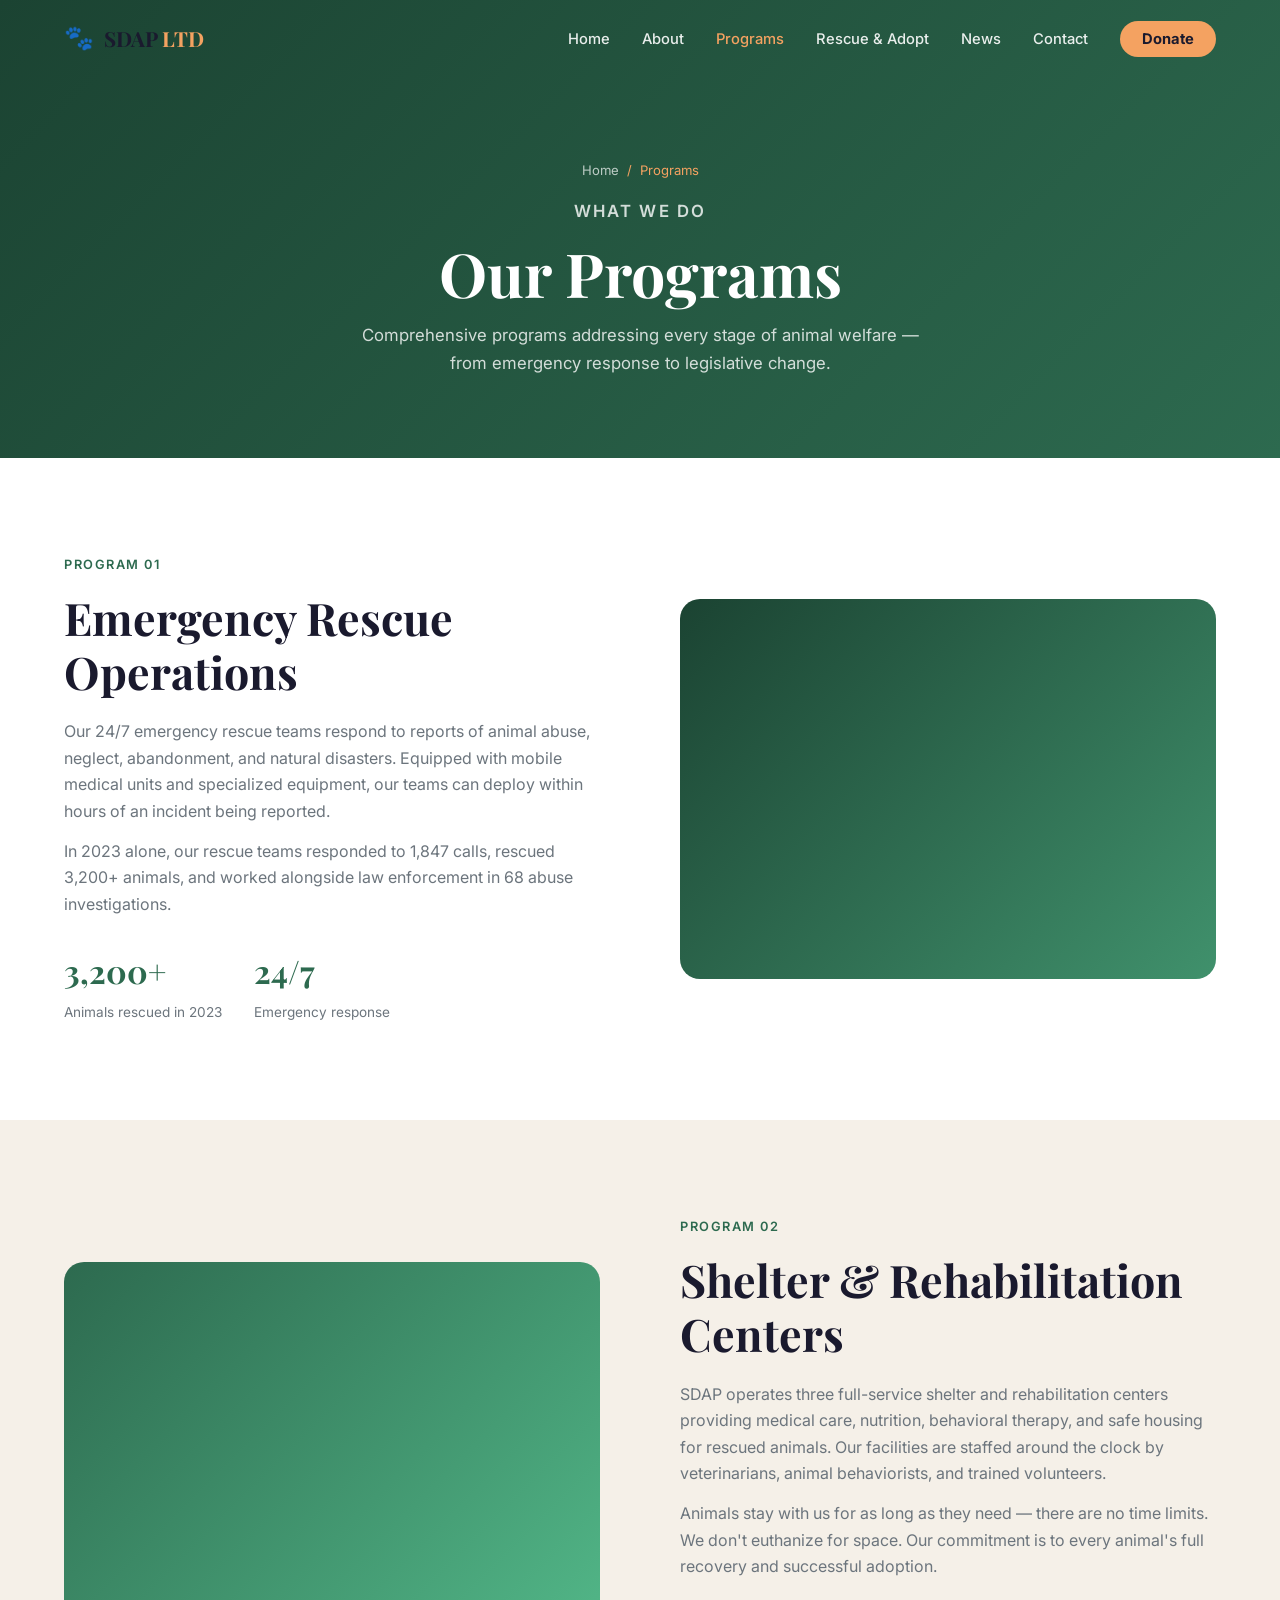
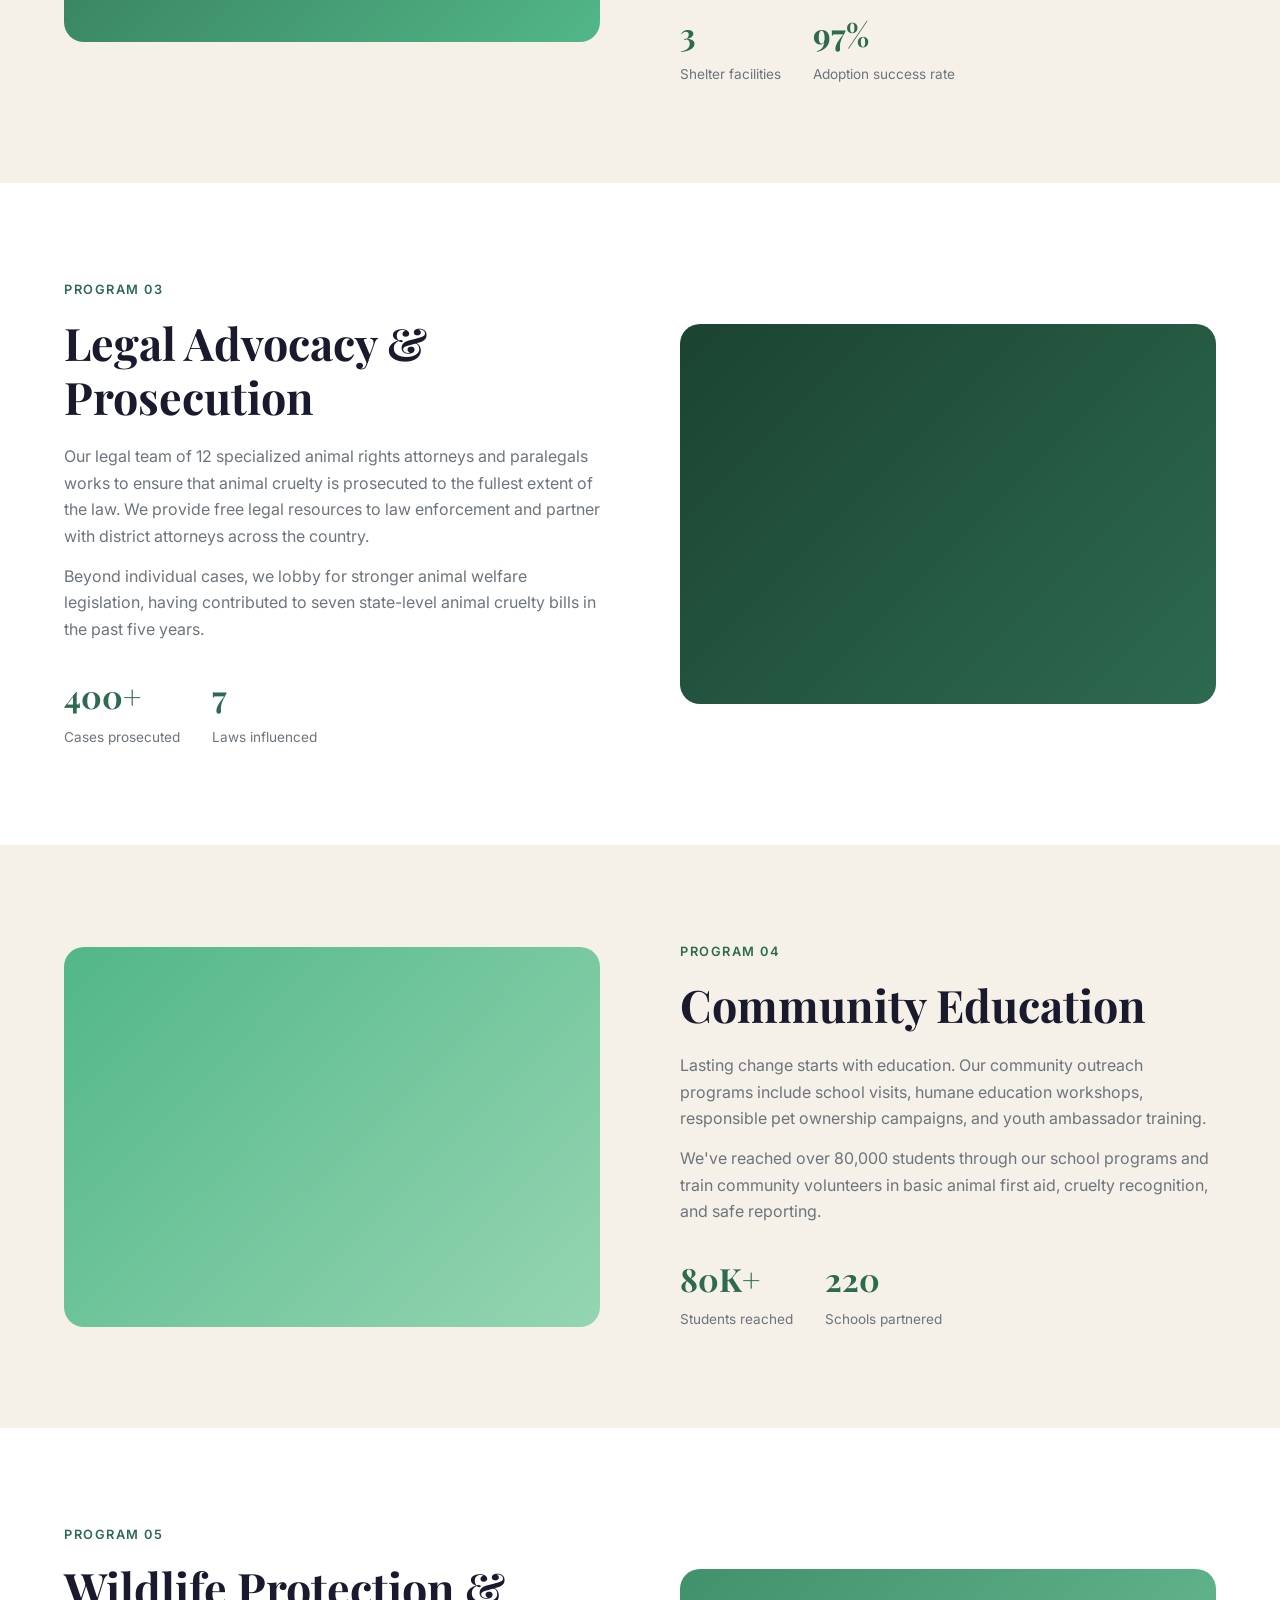
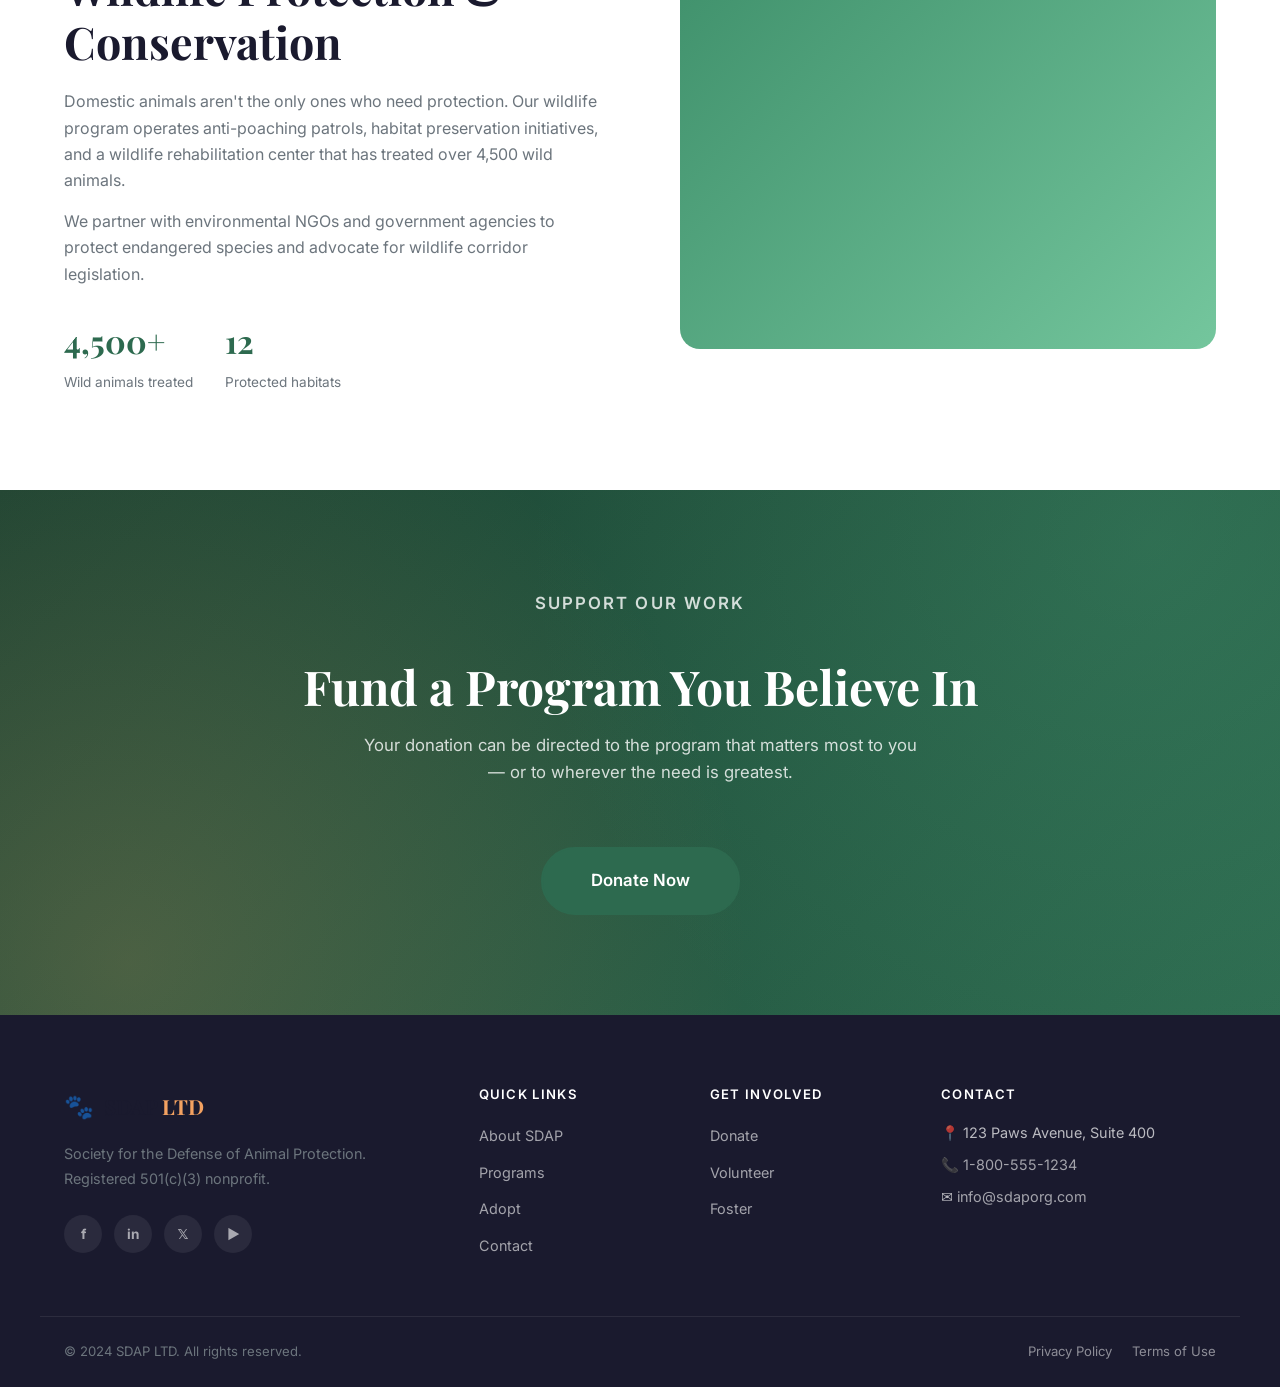
<file: programs.html>
<!DOCTYPE html>
<html lang="en">
<head>
  <meta charset="UTF-8">
  <meta name="viewport" content="width=device-width, initial-scale=1.0">
  <title>Programs — SDAP LTD</title>
  <meta name="description" content="Explore SDAP LTD's programs: emergency rescue, shelter, legal advocacy, education, and wildlife conservation.">
  <link rel="stylesheet" href="assets/css/style.css">
  <link rel="preconnect" href="https://fonts.googleapis.com">
  <link href="https://fonts.googleapis.com/css2?family=Playfair+Display:wght@400;700&family=Inter:wght@300;400;500;600&display=swap" rel="stylesheet">
</head>
<body>

  <nav class="navbar scrolled" id="navbar">
    <div class="container nav-inner">
      <a href="index.html" class="logo logo-light"><span class="logo-icon">🐾</span><span class="logo-text">SDAP <span>LTD</span></span></a>
      <button class="nav-toggle" id="navToggle"><span></span><span></span><span></span></button>
      <ul class="nav-links" id="navLinks">
        <li><a href="index.html">Home</a></li>
        <li><a href="about.html">About</a></li>
        <li><a href="programs.html" class="active">Programs</a></li>
        <li><a href="rescue.html">Rescue & Adopt</a></li>
        <li><a href="news.html">News</a></li>
        <li><a href="contact.html">Contact</a></li>
        <li><a href="donate.html" class="btn-nav-donate">Donate</a></li>
      </ul>
    </div>
  </nav>

  <div class="page-hero">
    <div class="container">
      <div class="breadcrumb"><a href="index.html">Home</a><span>/</span><span>Programs</span></div>
      <p class="eyebrow eyebrow-light">What We Do</p>
      <h1>Our Programs</h1>
      <p>Comprehensive programs addressing every stage of animal welfare — from emergency response to legislative change.</p>
    </div>
  </div>

  <!-- Emergency Rescue -->
  <section class="section" id="rescue">
    <div class="container two-col">
      <div class="col-text">
        <p class="eyebrow">Program 01</p>
        <h2>Emergency Rescue Operations</h2>
        <p>Our 24/7 emergency rescue teams respond to reports of animal abuse, neglect, abandonment, and natural disasters. Equipped with mobile medical units and specialized equipment, our teams can deploy within hours of an incident being reported.</p>
        <p>In 2023 alone, our rescue teams responded to 1,847 calls, rescued 3,200+ animals, and worked alongside law enforcement in 68 abuse investigations.</p>
        <div class="prog-stats">
          <div class="prog-stat"><span class="prog-num">3,200+</span><span>Animals rescued in 2023</span></div>
          <div class="prog-stat"><span class="prog-num">24/7</span><span>Emergency response</span></div>
        </div>
      </div>
      <div class="col-image">
        <div class="img-placeholder" style="height:380px;background:linear-gradient(135deg,#1b4332,#40916c);border-radius:var(--radius-lg);"></div>
      </div>
    </div>
  </section>

  <!-- Shelter -->
  <section class="section bg-light" id="shelter">
    <div class="container two-col" style="direction:rtl;">
      <div class="col-text" style="direction:ltr;">
        <p class="eyebrow">Program 02</p>
        <h2>Shelter & Rehabilitation Centers</h2>
        <p>SDAP operates three full-service shelter and rehabilitation centers providing medical care, nutrition, behavioral therapy, and safe housing for rescued animals. Our facilities are staffed around the clock by veterinarians, animal behaviorists, and trained volunteers.</p>
        <p>Animals stay with us for as long as they need — there are no time limits. We don't euthanize for space. Our commitment is to every animal's full recovery and successful adoption.</p>
        <div class="prog-stats">
          <div class="prog-stat"><span class="prog-num">3</span><span>Shelter facilities</span></div>
          <div class="prog-stat"><span class="prog-num">97%</span><span>Adoption success rate</span></div>
        </div>
      </div>
      <div class="col-image" style="direction:ltr;">
        <div class="img-placeholder" style="height:380px;background:linear-gradient(135deg,#2d6a4f,#52b788);border-radius:var(--radius-lg);"></div>
      </div>
    </div>
  </section>

  <!-- Legal -->
  <section class="section" id="legal">
    <div class="container two-col">
      <div class="col-text">
        <p class="eyebrow">Program 03</p>
        <h2>Legal Advocacy & Prosecution</h2>
        <p>Our legal team of 12 specialized animal rights attorneys and paralegals works to ensure that animal cruelty is prosecuted to the fullest extent of the law. We provide free legal resources to law enforcement and partner with district attorneys across the country.</p>
        <p>Beyond individual cases, we lobby for stronger animal welfare legislation, having contributed to seven state-level animal cruelty bills in the past five years.</p>
        <div class="prog-stats">
          <div class="prog-stat"><span class="prog-num">400+</span><span>Cases prosecuted</span></div>
          <div class="prog-stat"><span class="prog-num">7</span><span>Laws influenced</span></div>
        </div>
      </div>
      <div class="col-image">
        <div class="img-placeholder" style="height:380px;background:linear-gradient(135deg,#1b4332,#2d6a4f);border-radius:var(--radius-lg);"></div>
      </div>
    </div>
  </section>

  <!-- Education -->
  <section class="section bg-light" id="education">
    <div class="container two-col" style="direction:rtl;">
      <div class="col-text" style="direction:ltr;">
        <p class="eyebrow">Program 04</p>
        <h2>Community Education</h2>
        <p>Lasting change starts with education. Our community outreach programs include school visits, humane education workshops, responsible pet ownership campaigns, and youth ambassador training.</p>
        <p>We've reached over 80,000 students through our school programs and train community volunteers in basic animal first aid, cruelty recognition, and safe reporting.</p>
        <div class="prog-stats">
          <div class="prog-stat"><span class="prog-num">80K+</span><span>Students reached</span></div>
          <div class="prog-stat"><span class="prog-num">220</span><span>Schools partnered</span></div>
        </div>
      </div>
      <div class="col-image" style="direction:ltr;">
        <div class="img-placeholder" style="height:380px;background:linear-gradient(135deg,#52b788,#95d5b2);border-radius:var(--radius-lg);"></div>
      </div>
    </div>
  </section>

  <!-- Wildlife -->
  <section class="section" id="wildlife">
    <div class="container two-col">
      <div class="col-text">
        <p class="eyebrow">Program 05</p>
        <h2>Wildlife Protection & Conservation</h2>
        <p>Domestic animals aren't the only ones who need protection. Our wildlife program operates anti-poaching patrols, habitat preservation initiatives, and a wildlife rehabilitation center that has treated over 4,500 wild animals.</p>
        <p>We partner with environmental NGOs and government agencies to protect endangered species and advocate for wildlife corridor legislation.</p>
        <div class="prog-stats">
          <div class="prog-stat"><span class="prog-num">4,500+</span><span>Wild animals treated</span></div>
          <div class="prog-stat"><span class="prog-num">12</span><span>Protected habitats</span></div>
        </div>
      </div>
      <div class="col-image">
        <div class="img-placeholder" style="height:380px;background:linear-gradient(135deg,#40916c,#74c69d);border-radius:var(--radius-lg);"></div>
      </div>
    </div>
  </section>

  <!-- Donate CTA -->
  <section class="cta-section">
    <div class="cta-bg"></div>
    <div class="container cta-content">
      <p class="eyebrow eyebrow-light">Support Our Work</p>
      <h2>Fund a Program You Believe In</h2>
      <p>Your donation can be directed to the program that matters most to you — or to wherever the need is greatest.</p>
      <a href="donate.html" class="btn btn-primary btn-large" style="margin-top:20px;">Donate Now</a>
    </div>
  </section>

  <footer class="footer">
    <div class="container footer-grid">
      <div class="footer-brand"><a href="index.html" class="logo logo-light"><span class="logo-icon">🐾</span><span class="logo-text">SDAP <span>LTD</span></span></a><p>Society for the Defense of Animal Protection. Registered 501(c)(3) nonprofit.</p><div class="social-links"><a href="#">f</a><a href="#">in</a><a href="#">𝕏</a><a href="#">▶</a></div></div>
      <div class="footer-col"><h4>Quick Links</h4><ul><li><a href="about.html">About SDAP</a></li><li><a href="programs.html">Programs</a></li><li><a href="rescue.html">Adopt</a></li><li><a href="contact.html">Contact</a></li></ul></div>
      <div class="footer-col"><h4>Get Involved</h4><ul><li><a href="donate.html">Donate</a></li><li><a href="contact.html#volunteer">Volunteer</a></li><li><a href="contact.html#foster">Foster</a></li></ul></div>
      <div class="footer-col"><h4>Contact</h4><ul class="footer-contact"><li>📍 123 Paws Avenue, Suite 400</li><li>📞 <a href="tel:+18005551234">1-800-555-1234</a></li><li>✉️ <a href="mailto:info@sdaporg.com">info@sdaporg.com</a></li></ul></div>
    </div>
    <div class="footer-bottom"><div class="container footer-bottom-inner"><p>© 2024 SDAP LTD. All rights reserved.</p><div class="footer-legal"><a href="#">Privacy Policy</a><a href="#">Terms of Use</a></div></div></div>
  </footer>

  <style>
    .prog-stats { display: flex; gap: 32px; margin-top: 28px; }
    .prog-stat { }
    .prog-num { display: block; font-family: var(--font-head); font-size: 2rem; color: var(--green); font-weight: 700; }
    .prog-stat span:last-child { font-size: .85rem; color: var(--gray-600); }
  </style>

  <script src="assets/js/main.js"></script>
</body>
</html>
</file>
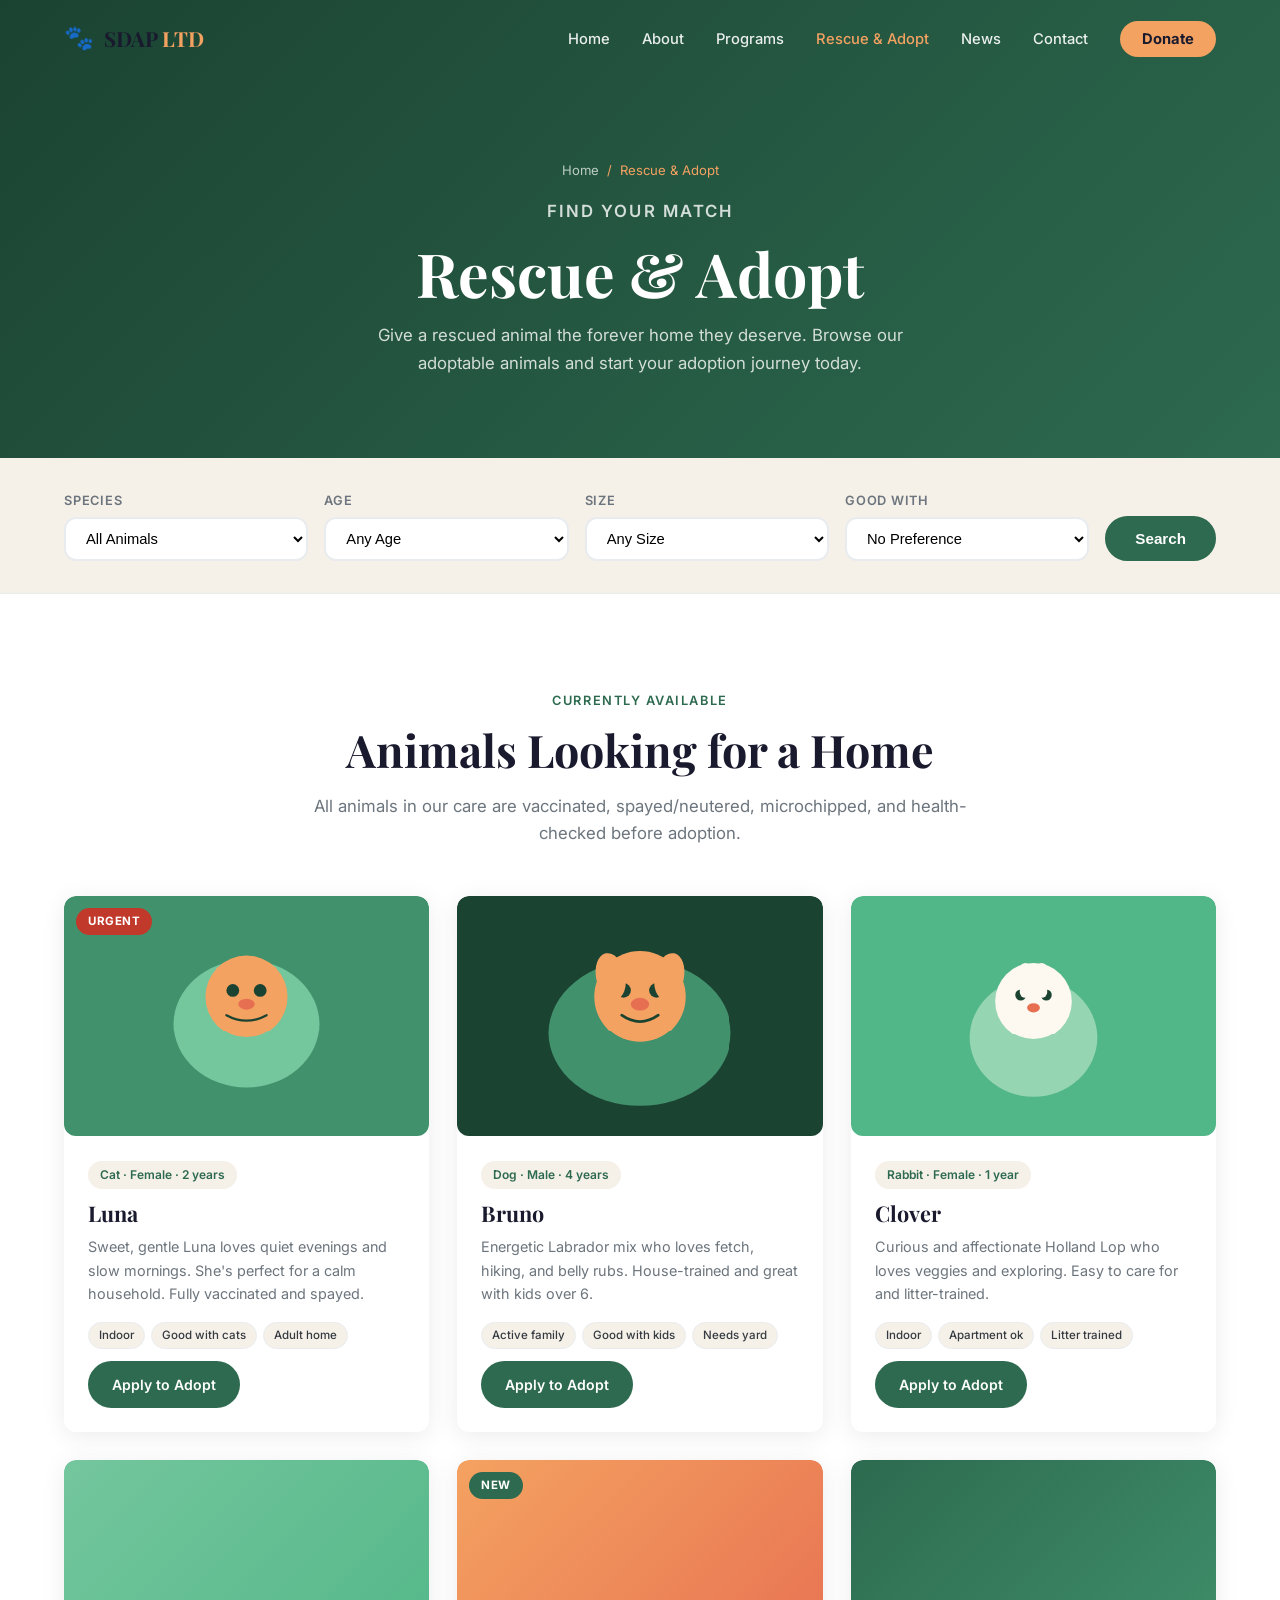
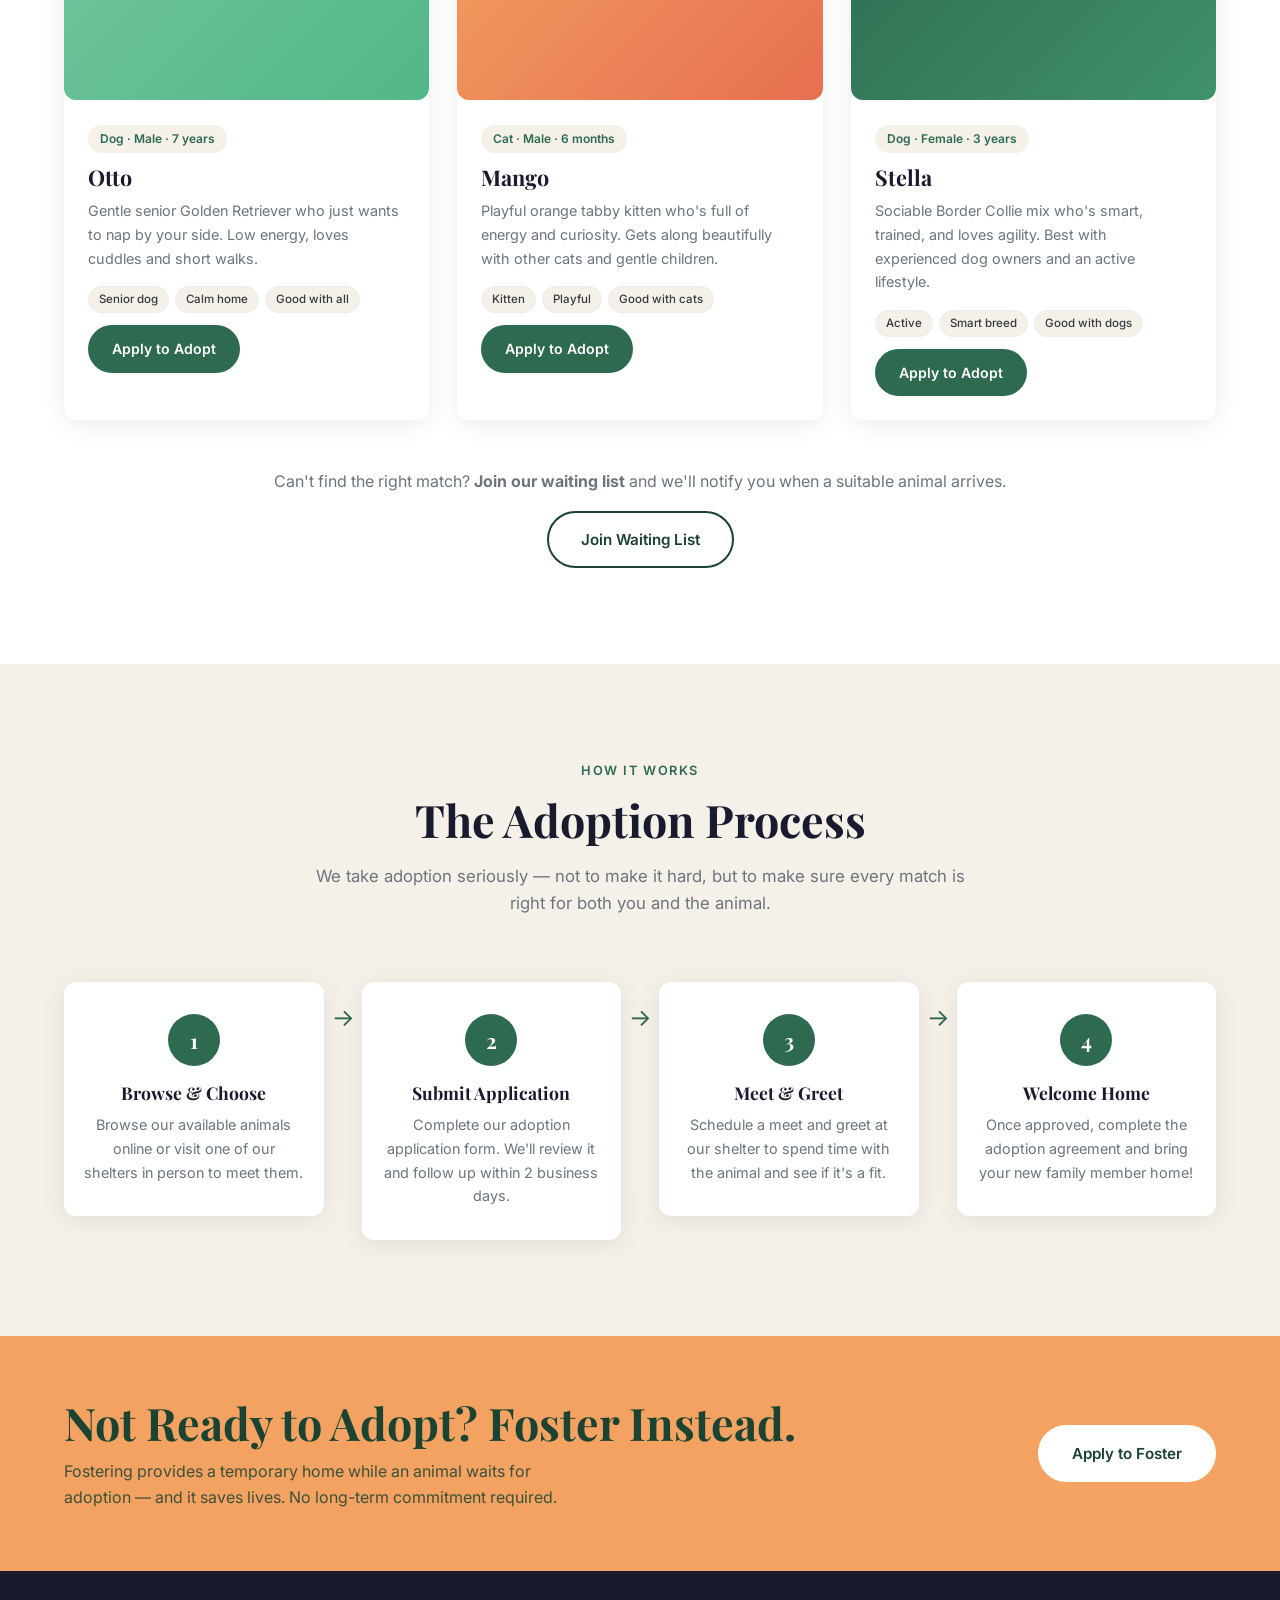
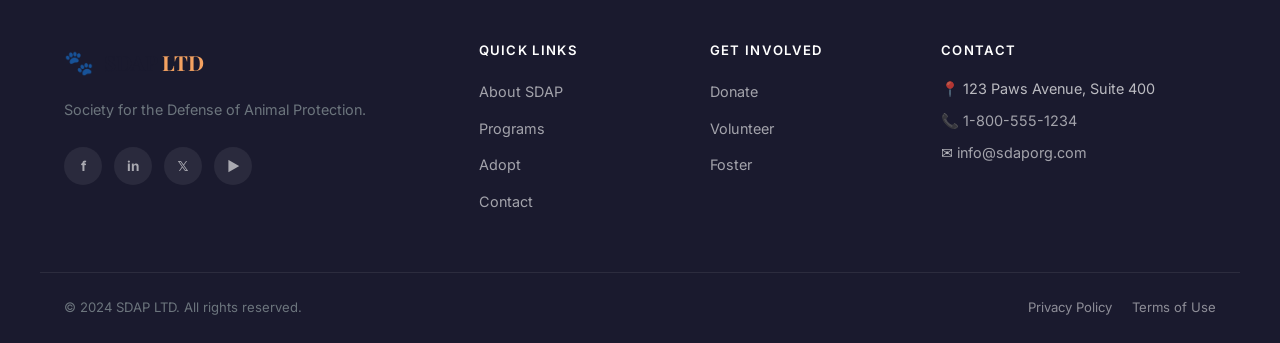
<file: rescue.html>
<!DOCTYPE html>
<html lang="en">
<head>
  <meta charset="UTF-8">
  <meta name="viewport" content="width=device-width, initial-scale=1.0">
  <title>Rescue & Adopt — SDAP LTD</title>
  <meta name="description" content="Browse animals available for adoption at SDAP LTD. Find your perfect companion and give a rescued animal a loving home.">
  <link rel="stylesheet" href="assets/css/style.css">
  <link rel="preconnect" href="https://fonts.googleapis.com">
  <link href="https://fonts.googleapis.com/css2?family=Playfair+Display:wght@400;700&family=Inter:wght@300;400;500;600&display=swap" rel="stylesheet">
</head>
<body>

  <nav class="navbar scrolled" id="navbar">
    <div class="container nav-inner">
      <a href="index.html" class="logo logo-light"><span class="logo-icon">🐾</span><span class="logo-text">SDAP <span>LTD</span></span></a>
      <button class="nav-toggle" id="navToggle"><span></span><span></span><span></span></button>
      <ul class="nav-links" id="navLinks">
        <li><a href="index.html">Home</a></li>
        <li><a href="about.html">About</a></li>
        <li><a href="programs.html">Programs</a></li>
        <li><a href="rescue.html" class="active">Rescue & Adopt</a></li>
        <li><a href="news.html">News</a></li>
        <li><a href="contact.html">Contact</a></li>
        <li><a href="donate.html" class="btn-nav-donate">Donate</a></li>
      </ul>
    </div>
  </nav>

  <div class="page-hero">
    <div class="container">
      <div class="breadcrumb"><a href="index.html">Home</a><span>/</span><span>Rescue & Adopt</span></div>
      <p class="eyebrow eyebrow-light">Find Your Match</p>
      <h1>Rescue & Adopt</h1>
      <p>Give a rescued animal the forever home they deserve. Browse our adoptable animals and start your adoption journey today.</p>
    </div>
  </div>

  <!-- Filter Bar -->
  <section style="background:var(--off-white);padding:32px 0;border-bottom:1px solid var(--gray-200);">
    <div class="container">
      <div class="filter-bar">
        <div class="filter-group">
          <label>Species</label>
          <select><option>All Animals</option><option>Dogs</option><option>Cats</option><option>Rabbits</option><option>Birds</option><option>Other</option></select>
        </div>
        <div class="filter-group">
          <label>Age</label>
          <select><option>Any Age</option><option>Young (under 1yr)</option><option>Adult (1–7yr)</option><option>Senior (7yr+)</option></select>
        </div>
        <div class="filter-group">
          <label>Size</label>
          <select><option>Any Size</option><option>Small</option><option>Medium</option><option>Large</option></select>
        </div>
        <div class="filter-group">
          <label>Good with</label>
          <select><option>No Preference</option><option>Kids</option><option>Other Dogs</option><option>Cats</option></select>
        </div>
        <button class="btn btn-primary" style="align-self:flex-end;padding:12px 28px;">Search</button>
      </div>
    </div>
  </section>

  <!-- Animals Grid -->
  <section class="section">
    <div class="container">
      <div class="section-header" style="margin-bottom:48px;">
        <p class="eyebrow">Currently Available</p>
        <h2>Animals Looking for a Home</h2>
        <p class="section-sub">All animals in our care are vaccinated, spayed/neutered, microchipped, and health-checked before adoption.</p>
      </div>

      <div class="adopt-grid">

        <div class="animal-card">
          <div class="animal-img img-placeholder img-cat1"></div>
          <span class="adopt-badge urgent">Urgent</span>
          <div class="animal-info">
            <div class="animal-tag">Cat · Female · 2 years</div>
            <h3>Luna</h3>
            <p>Sweet, gentle Luna loves quiet evenings and slow mornings. She's perfect for a calm household. Fully vaccinated and spayed.</p>
            <div class="animal-traits"><span>Indoor</span><span>Good with cats</span><span>Adult home</span></div>
            <a href="contact.html" class="btn btn-sm" style="margin-top:12px;">Apply to Adopt</a>
          </div>
        </div>

        <div class="animal-card">
          <div class="animal-img img-placeholder img-dog2"></div>
          <div class="animal-info">
            <div class="animal-tag">Dog · Male · 4 years</div>
            <h3>Bruno</h3>
            <p>Energetic Labrador mix who loves fetch, hiking, and belly rubs. House-trained and great with kids over 6.</p>
            <div class="animal-traits"><span>Active family</span><span>Good with kids</span><span>Needs yard</span></div>
            <a href="contact.html" class="btn btn-sm" style="margin-top:12px;">Apply to Adopt</a>
          </div>
        </div>

        <div class="animal-card">
          <div class="animal-img img-placeholder img-rabbit"></div>
          <div class="animal-info">
            <div class="animal-tag">Rabbit · Female · 1 year</div>
            <h3>Clover</h3>
            <p>Curious and affectionate Holland Lop who loves veggies and exploring. Easy to care for and litter-trained.</p>
            <div class="animal-traits"><span>Indoor</span><span>Apartment ok</span><span>Litter trained</span></div>
            <a href="contact.html" class="btn btn-sm" style="margin-top:12px;">Apply to Adopt</a>
          </div>
        </div>

        <div class="animal-card">
          <div class="animal-img img-placeholder" style="background:linear-gradient(135deg,#74c69d,#52b788);"></div>
          <div class="animal-info">
            <div class="animal-tag">Dog · Male · 7 years</div>
            <h3>Otto</h3>
            <p>Gentle senior Golden Retriever who just wants to nap by your side. Low energy, loves cuddles and short walks.</p>
            <div class="animal-traits"><span>Senior dog</span><span>Calm home</span><span>Good with all</span></div>
            <a href="contact.html" class="btn btn-sm" style="margin-top:12px;">Apply to Adopt</a>
          </div>
        </div>

        <div class="animal-card">
          <div class="animal-img img-placeholder" style="background:linear-gradient(135deg,#f4a261,#e76f51);"></div>
          <span class="adopt-badge new">New</span>
          <div class="animal-info">
            <div class="animal-tag">Cat · Male · 6 months</div>
            <h3>Mango</h3>
            <p>Playful orange tabby kitten who's full of energy and curiosity. Gets along beautifully with other cats and gentle children.</p>
            <div class="animal-traits"><span>Kitten</span><span>Playful</span><span>Good with cats</span></div>
            <a href="contact.html" class="btn btn-sm" style="margin-top:12px;">Apply to Adopt</a>
          </div>
        </div>

        <div class="animal-card">
          <div class="animal-img img-placeholder" style="background:linear-gradient(135deg,#2d6a4f,#40916c);"></div>
          <div class="animal-info">
            <div class="animal-tag">Dog · Female · 3 years</div>
            <h3>Stella</h3>
            <p>Sociable Border Collie mix who's smart, trained, and loves agility. Best with experienced dog owners and an active lifestyle.</p>
            <div class="animal-traits"><span>Active</span><span>Smart breed</span><span>Good with dogs</span></div>
            <a href="contact.html" class="btn btn-sm" style="margin-top:12px;">Apply to Adopt</a>
          </div>
        </div>

      </div>

      <div class="section-cta">
        <p style="margin-bottom:16px;">Can't find the right match? <strong>Join our waiting list</strong> and we'll notify you when a suitable animal arrives.</p>
        <a href="contact.html" class="btn btn-outline-dark">Join Waiting List</a>
      </div>
    </div>
  </section>

  <!-- Adoption Process -->
  <section class="section bg-light">
    <div class="container">
      <div class="section-header">
        <p class="eyebrow">How It Works</p>
        <h2>The Adoption Process</h2>
        <p class="section-sub">We take adoption seriously — not to make it hard, but to make sure every match is right for both you and the animal.</p>
      </div>
      <div class="process-steps">
        <div class="step">
          <div class="step-num">1</div>
          <h3>Browse & Choose</h3>
          <p>Browse our available animals online or visit one of our shelters in person to meet them.</p>
        </div>
        <div class="step-arrow">→</div>
        <div class="step">
          <div class="step-num">2</div>
          <h3>Submit Application</h3>
          <p>Complete our adoption application form. We'll review it and follow up within 2 business days.</p>
        </div>
        <div class="step-arrow">→</div>
        <div class="step">
          <div class="step-num">3</div>
          <h3>Meet & Greet</h3>
          <p>Schedule a meet and greet at our shelter to spend time with the animal and see if it's a fit.</p>
        </div>
        <div class="step-arrow">→</div>
        <div class="step">
          <div class="step-num">4</div>
          <h3>Welcome Home</h3>
          <p>Once approved, complete the adoption agreement and bring your new family member home!</p>
        </div>
      </div>
    </div>
  </section>

  <!-- Foster CTA -->
  <section class="volunteer-banner" id="foster">
    <div class="container volunteer-inner">
      <div class="volunteer-text">
        <h2>Not Ready to Adopt? Foster Instead.</h2>
        <p>Fostering provides a temporary home while an animal waits for adoption — and it saves lives. No long-term commitment required.</p>
      </div>
      <a href="contact.html#foster" class="btn btn-white">Apply to Foster</a>
    </div>
  </section>

  <footer class="footer">
    <div class="container footer-grid">
      <div class="footer-brand"><a href="index.html" class="logo logo-light"><span class="logo-icon">🐾</span><span class="logo-text">SDAP <span>LTD</span></span></a><p>Society for the Defense of Animal Protection.</p><div class="social-links"><a href="#">f</a><a href="#">in</a><a href="#">𝕏</a><a href="#">▶</a></div></div>
      <div class="footer-col"><h4>Quick Links</h4><ul><li><a href="about.html">About SDAP</a></li><li><a href="programs.html">Programs</a></li><li><a href="rescue.html">Adopt</a></li><li><a href="contact.html">Contact</a></li></ul></div>
      <div class="footer-col"><h4>Get Involved</h4><ul><li><a href="donate.html">Donate</a></li><li><a href="contact.html#volunteer">Volunteer</a></li><li><a href="contact.html#foster">Foster</a></li></ul></div>
      <div class="footer-col"><h4>Contact</h4><ul class="footer-contact"><li>📍 123 Paws Avenue, Suite 400</li><li>📞 <a href="tel:+18005551234">1-800-555-1234</a></li><li>✉️ <a href="mailto:info@sdaporg.com">info@sdaporg.com</a></li></ul></div>
    </div>
    <div class="footer-bottom"><div class="container footer-bottom-inner"><p>© 2024 SDAP LTD. All rights reserved.</p><div class="footer-legal"><a href="#">Privacy Policy</a><a href="#">Terms of Use</a></div></div></div>
  </footer>

  <style>
    .filter-bar { display: flex; gap: 16px; align-items: flex-end; flex-wrap: wrap; }
    .filter-group { display: flex; flex-direction: column; gap: 6px; flex: 1; min-width: 140px; }
    .filter-group label { font-size: .8rem; font-weight: 600; text-transform: uppercase; letter-spacing: .06em; color: var(--gray-600); }
    .filter-group select { padding: 11px 16px; border: 2px solid var(--gray-200); border-radius: var(--radius); font-size: .92rem; background: var(--white); }

    .adopt-grid { display: grid; grid-template-columns: repeat(3, 1fr); gap: 28px; }
    .animal-card { position: relative; }
    .adopt-badge { position: absolute; top: 12px; left: 12px; background: var(--amber-dark); color: white; font-size: .72rem; font-weight: 700; padding: 4px 12px; border-radius: 50px; z-index: 2; text-transform: uppercase; letter-spacing: .05em; }
    .adopt-badge.new { background: var(--green); }
    .adopt-badge.urgent { background: #c0392b; }

    .animal-traits { display: flex; flex-wrap: wrap; gap: 6px; margin-top: 10px; }
    .animal-traits span { background: var(--off-white); border: 1px solid var(--gray-200); border-radius: 50px; padding: 3px 10px; font-size: .72rem; font-weight: 500; color: var(--gray-800); }

    .process-steps { display: flex; align-items: flex-start; gap: 0; }
    .step { flex: 1; text-align: center; padding: 32px 20px; background: var(--white); border-radius: var(--radius); box-shadow: var(--shadow); }
    .step-num { width: 52px; height: 52px; background: var(--green); color: white; border-radius: 50%; display: flex; align-items: center; justify-content: center; font-family: var(--font-head); font-size: 1.3rem; font-weight: 700; margin: 0 auto 16px; }
    .step h3 { margin-bottom: 10px; font-size: 1.1rem; }
    .step p { font-size: .9rem; }
    .step-arrow { display: flex; align-items: center; padding: 0 8px; font-size: 1.5rem; color: var(--green); margin-top: 16px; }

    @media (max-width: 900px) {
      .adopt-grid { grid-template-columns: repeat(2, 1fr); }
      .process-steps { flex-direction: column; gap: 16px; }
      .step-arrow { transform: rotate(90deg); align-self: center; }
    }
    @media (max-width: 600px) {
      .adopt-grid { grid-template-columns: 1fr; }
    }
  </style>

  <script src="assets/js/main.js"></script>
</body>
</html>
</file>
<file: assets/css/style.css>
/* =============================================
   SDAP LTD — Main Stylesheet
   ============================================= */

/* CSS Reset & Variables */
*, *::before, *::after { box-sizing: border-box; margin: 0; padding: 0; }

:root {
  --green:       #2d6a4f;
  --green-dark:  #1b4332;
  --green-light: #52b788;
  --amber:       #f4a261;
  --amber-dark:  #e76f51;
  --cream:       #fdf8f0;
  --off-white:   #f5f0e8;
  --gray-100:    #f8f9fa;
  --gray-200:    #e9ecef;
  --gray-400:    #ced4da;
  --gray-600:    #6c757d;
  --gray-800:    #343a40;
  --dark:        #1a1a2e;
  --white:       #ffffff;

  --font-head: 'Playfair Display', Georgia, serif;
  --font-body: 'Inter', system-ui, sans-serif;

  --radius:    12px;
  --radius-lg: 20px;
  --shadow:    0 4px 24px rgba(0,0,0,.08);
  --shadow-lg: 0 12px 48px rgba(0,0,0,.14);

  --transition: .25s ease;
}

html { scroll-behavior: smooth; }

body {
  font-family: var(--font-body);
  color: var(--dark);
  background: var(--white);
  line-height: 1.65;
  font-size: 16px;
  overflow-x: hidden;
}

/* ─── Typography ─── */
h1, h2, h3, h4, h5 {
  font-family: var(--font-head);
  line-height: 1.2;
}
h1 { font-size: clamp(2.2rem, 5vw, 3.8rem); }
h2 { font-size: clamp(1.8rem, 3.5vw, 2.8rem); }
h3 { font-size: 1.35rem; }
h4 { font-size: 1rem; font-family: var(--font-body); font-weight: 600; letter-spacing: .04em; }
p  { color: var(--gray-600); }

a { color: inherit; text-decoration: none; transition: color var(--transition); }

/* ─── Layout ─── */
.container {
  width: 100%;
  max-width: 1200px;
  margin: 0 auto;
  padding: 0 24px;
}

.section { padding: 96px 0; }
.bg-light { background: var(--off-white); }

.section-header {
  text-align: center;
  max-width: 680px;
  margin: 0 auto 64px;
}
.section-header h2 { margin-bottom: 16px; }
.section-sub { font-size: 1.05rem; }

.section-cta { text-align: center; margin-top: 48px; }

.two-col {
  display: grid;
  grid-template-columns: 1fr 1fr;
  gap: 80px;
  align-items: center;
}
.col-text h2 { margin: 16px 0 20px; }
.col-text p  { margin-bottom: 14px; }
.col-text .btn { margin-top: 10px; }

/* ─── Eyebrow Labels ─── */
.eyebrow {
  font-family: var(--font-body);
  font-size: .8rem;
  font-weight: 600;
  letter-spacing: .12em;
  text-transform: uppercase;
  color: var(--green);
  margin-bottom: 12px;
  display: block;
}
.eyebrow-light { color: var(--green-light); }

/* ─── Buttons ─── */
.btn {
  display: inline-block;
  padding: 14px 32px;
  border-radius: 50px;
  font-weight: 600;
  font-size: .95rem;
  cursor: pointer;
  transition: all var(--transition);
  border: 2px solid transparent;
}
.btn-primary {
  background: var(--green);
  color: var(--white);
  border-color: var(--green);
}
.btn-primary:hover {
  background: var(--green-dark);
  border-color: var(--green-dark);
  transform: translateY(-2px);
  box-shadow: 0 8px 24px rgba(45,106,79,.3);
}
.btn-outline-white {
  background: transparent;
  color: var(--white);
  border-color: rgba(255,255,255,.7);
}
.btn-outline-white:hover {
  background: rgba(255,255,255,.15);
  border-color: var(--white);
}
.btn-outline-dark {
  background: transparent;
  color: var(--green-dark);
  border-color: var(--green-dark);
}
.btn-outline-dark:hover {
  background: var(--green-dark);
  color: var(--white);
}
.btn-white {
  background: var(--white);
  color: var(--green-dark);
  border-color: var(--white);
}
.btn-white:hover {
  background: var(--cream);
  transform: translateY(-2px);
}
.btn-sm {
  padding: 10px 22px;
  font-size: .88rem;
  background: var(--green);
  color: var(--white);
  border-radius: 50px;
  font-weight: 600;
  transition: all var(--transition);
}
.btn-sm:hover { background: var(--green-dark); transform: translateY(-2px); }
.btn-large { padding: 18px 48px; font-size: 1.05rem; }

/* ─── Navbar ─── */
.navbar {
  position: fixed;
  top: 0; left: 0; right: 0;
  z-index: 1000;
  padding: 18px 0;
  transition: background var(--transition), box-shadow var(--transition), padding var(--transition);
}
.navbar.scrolled {
  background: rgba(255,255,255,.97);
  backdrop-filter: blur(12px);
  box-shadow: 0 2px 20px rgba(0,0,0,.08);
  padding: 12px 0;
}
.navbar.scrolled .logo-text { color: var(--dark); }
.navbar.scrolled .nav-links a { color: var(--gray-800); }
.navbar.scrolled .nav-links a:hover { color: var(--green); }

.nav-inner {
  display: flex;
  align-items: center;
  justify-content: space-between;
}
.logo {
  display: flex;
  align-items: center;
  gap: 10px;
  font-weight: 700;
}
.logo-icon { font-size: 1.5rem; }
.logo-text {
  font-family: var(--font-head);
  font-size: 1.3rem;
  color: var(--white);
  transition: color var(--transition);
}
.logo-text span { color: var(--amber); }
.logo-light .logo-text { color: var(--dark); }

.nav-links {
  display: flex;
  align-items: center;
  gap: 32px;
  list-style: none;
}
.nav-links a {
  color: rgba(255,255,255,.9);
  font-size: .92rem;
  font-weight: 500;
}
.nav-links a:hover, .nav-links a.active { color: var(--amber); }

.btn-nav-donate {
  background: var(--amber) !important;
  color: var(--dark) !important;
  padding: 9px 22px;
  border-radius: 50px;
  font-weight: 700 !important;
}
.btn-nav-donate:hover {
  background: var(--amber-dark) !important;
  color: var(--white) !important;
}
.navbar.scrolled .btn-nav-donate { background: var(--green) !important; color: var(--white) !important; }

.nav-toggle {
  display: none;
  flex-direction: column;
  gap: 5px;
  background: none;
  border: none;
  cursor: pointer;
  padding: 4px;
}
.nav-toggle span {
  display: block;
  width: 24px;
  height: 2px;
  background: var(--white);
  border-radius: 2px;
  transition: all var(--transition);
}
.navbar.scrolled .nav-toggle span { background: var(--dark); }

/* ─── Hero ─── */
.hero {
  position: relative;
  min-height: 100vh;
  display: flex;
  align-items: center;
}
.hero-bg {
  position: absolute;
  inset: 0;
  background: linear-gradient(135deg, #1b4332 0%, #2d6a4f 40%, #40916c 70%, #52b788 100%);
}
/* Decorative pattern */
.hero-bg::after {
  content: '';
  position: absolute;
  inset: 0;
  background-image:
    radial-gradient(circle at 20% 80%, rgba(244,162,97,.15) 0%, transparent 40%),
    radial-gradient(circle at 80% 20%, rgba(82,183,136,.2) 0%, transparent 40%),
    url("data:image/svg+xml,%3Csvg width='60' height='60' viewBox='0 0 60 60' xmlns='http://www.w3.org/2000/svg'%3E%3Cg fill='none' fill-rule='evenodd'%3E%3Cg fill='%23ffffff' fill-opacity='0.03'%3E%3Cpath d='M36 34v-4h-2v4h-4v2h4v4h2v-4h4v-2h-4zm0-30V0h-2v4h-4v2h4v4h2V6h4V4h-4zM6 34v-4H4v4H0v2h4v4h2v-4h4v-2H6zM6 4V0H4v4H0v2h4v4h2V6h4V4H6z'/%3E%3C/g%3E%3C/g%3E%3C/svg%3E");
}
.hero-overlay {
  position: absolute;
  inset: 0;
  background: linear-gradient(to bottom, rgba(27,67,50,.3) 0%, rgba(27,67,50,.1) 100%);
}
.hero-content {
  position: relative;
  z-index: 2;
  padding-top: 100px;
  max-width: 720px;
}
.hero-eyebrow {
  font-size: .8rem;
  font-weight: 600;
  letter-spacing: .15em;
  text-transform: uppercase;
  color: var(--amber);
  margin-bottom: 20px;
}
.hero h1 {
  color: var(--white);
  margin-bottom: 24px;
  font-size: clamp(2.4rem, 5.5vw, 4rem);
}
.hero-sub {
  color: rgba(255,255,255,.85);
  font-size: 1.1rem;
  max-width: 560px;
  margin-bottom: 40px;
  line-height: 1.7;
}
.hero-actions { display: flex; gap: 16px; flex-wrap: wrap; }

.hero-scroll {
  position: absolute;
  bottom: 40px;
  left: 50%;
  transform: translateX(-50%);
  display: flex;
  flex-direction: column;
  align-items: center;
  gap: 8px;
  color: rgba(255,255,255,.5);
  font-size: .75rem;
  letter-spacing: .1em;
  text-transform: uppercase;
  z-index: 2;
}
.scroll-line {
  width: 1px;
  height: 40px;
  background: linear-gradient(to bottom, rgba(255,255,255,.5), transparent);
  animation: scrollPulse 2s ease infinite;
}
@keyframes scrollPulse { 0%,100%{opacity:.5;transform:scaleY(1)} 50%{opacity:1;transform:scaleY(1.2)} }

/* ─── Stats Bar ─── */
.stats-bar {
  background: var(--green-dark);
  padding: 40px 0;
}
.stats-grid {
  display: grid;
  grid-template-columns: repeat(4, 1fr);
  gap: 24px;
  text-align: center;
}
.stat-num {
  display: block;
  font-family: var(--font-head);
  font-size: 2.4rem;
  color: var(--amber);
  font-weight: 700;
}
.stat-label {
  display: block;
  color: rgba(255,255,255,.75);
  font-size: .85rem;
  margin-top: 4px;
}

/* ─── Mission Image ─── */
.mission-img-wrap { position: relative; }
.mission-img {
  width: 100%;
  height: 440px;
  border-radius: var(--radius-lg);
}
.mission-badge {
  position: absolute;
  bottom: -20px;
  left: -20px;
  background: var(--amber);
  border-radius: var(--radius);
  padding: 20px 24px;
  text-align: center;
  box-shadow: var(--shadow-lg);
}
.badge-num {
  display: block;
  font-family: var(--font-head);
  font-size: 2.4rem;
  font-weight: 700;
  color: var(--green-dark);
  line-height: 1;
}
.badge-text {
  display: block;
  font-size: .8rem;
  font-weight: 600;
  color: var(--green-dark);
  margin-top: 4px;
}

/* ─── Programs Grid ─── */
.programs-grid {
  display: grid;
  grid-template-columns: repeat(3, 1fr);
  gap: 28px;
}
.program-card {
  background: var(--white);
  border-radius: var(--radius);
  padding: 36px 28px;
  box-shadow: var(--shadow);
  transition: transform var(--transition), box-shadow var(--transition);
}
.program-card:hover { transform: translateY(-6px); box-shadow: var(--shadow-lg); }
.program-icon { font-size: 2.2rem; margin-bottom: 18px; }
.program-card h3 { margin-bottom: 12px; color: var(--dark); }
.link-more {
  display: inline-block;
  margin-top: 16px;
  color: var(--green);
  font-weight: 600;
  font-size: .9rem;
}
.link-more:hover { color: var(--green-dark); }

/* ─── Animals ─── */
.animals-grid {
  display: grid;
  grid-template-columns: repeat(3, 1fr);
  gap: 28px;
}
.animal-card {
  background: var(--white);
  border-radius: var(--radius);
  overflow: hidden;
  box-shadow: var(--shadow);
  transition: transform var(--transition), box-shadow var(--transition);
}
.animal-card:hover { transform: translateY(-6px); box-shadow: var(--shadow-lg); }
.animal-img { height: 240px; width: 100%; }
.animal-info { padding: 24px; }
.animal-tag {
  display: inline-block;
  background: var(--off-white);
  color: var(--green);
  font-size: .75rem;
  font-weight: 600;
  padding: 4px 12px;
  border-radius: 50px;
  margin-bottom: 12px;
}
.animal-info h3 { margin-bottom: 8px; color: var(--dark); }
.animal-info p  { font-size: .9rem; margin-bottom: 16px; }

/* ─── Donate CTA ─── */
.cta-section {
  position: relative;
  padding: 100px 0;
  text-align: center;
}
.cta-bg {
  position: absolute;
  inset: 0;
  background: linear-gradient(135deg, var(--green-dark) 0%, var(--green) 100%);
}
.cta-bg::after {
  content: '';
  position: absolute;
  inset: 0;
  background:
    radial-gradient(circle at 10% 90%, rgba(244,162,97,.2) 0%, transparent 50%),
    radial-gradient(circle at 90% 10%, rgba(82,183,136,.2) 0%, transparent 50%);
}
.cta-content {
  position: relative;
  z-index: 2;
  color: var(--white);
}
.cta-content h2 { color: var(--white); margin: 12px 0 16px; font-size: clamp(2rem, 4vw, 3rem); }
.cta-content > p { color: rgba(255,255,255,.8); max-width: 560px; margin: 0 auto 40px; font-size: 1.05rem; }

.donate-amounts {
  display: flex;
  justify-content: center;
  flex-wrap: wrap;
  gap: 12px;
  margin-bottom: 32px;
}
.amount-btn {
  padding: 12px 28px;
  border: 2px solid rgba(255,255,255,.5);
  border-radius: 50px;
  color: var(--white);
  font-weight: 600;
  font-size: .95rem;
  transition: all var(--transition);
}
.amount-btn:hover, .amount-btn.active {
  background: var(--amber);
  border-color: var(--amber);
  color: var(--dark);
}
.amount-custom { border-style: dashed; }

.cta-note {
  margin-top: 20px !important;
  color: rgba(255,255,255,.55) !important;
  font-size: .82rem !important;
}

/* ─── News ─── */
.news-grid {
  display: grid;
  grid-template-columns: 1.5fr 1fr;
  grid-template-rows: auto auto;
  gap: 28px;
}
.news-card {
  background: var(--white);
  border-radius: var(--radius);
  overflow: hidden;
  box-shadow: var(--shadow);
  transition: transform var(--transition);
}
.news-card:hover { transform: translateY(-4px); }
.news-card-featured { grid-row: span 2; display: flex; flex-direction: column; }
.news-card-featured .news-img { height: 280px; }
.news-img { height: 180px; width: 100%; }
.news-body { padding: 24px; flex: 1; }
.news-tag {
  display: inline-block;
  background: var(--green);
  color: var(--white);
  font-size: .72rem;
  font-weight: 600;
  padding: 4px 12px;
  border-radius: 50px;
  margin-bottom: 12px;
  letter-spacing: .05em;
  text-transform: uppercase;
}
.news-body h3 { margin-bottom: 10px; color: var(--dark); font-size: 1.2rem; }

/* ─── Volunteer Banner ─── */
.volunteer-banner {
  background: var(--amber);
  padding: 60px 0;
}
.volunteer-inner {
  display: flex;
  align-items: center;
  justify-content: space-between;
  gap: 32px;
}
.volunteer-text h2 { color: var(--green-dark); margin-bottom: 8px; }
.volunteer-text p  { color: var(--green-dark); opacity: .85; max-width: 520px; }

/* ─── Footer ─── */
.footer {
  background: var(--dark);
  color: rgba(255,255,255,.7);
  padding-top: 72px;
}
.footer-grid {
  display: grid;
  grid-template-columns: 2fr 1fr 1fr 1.5fr;
  gap: 48px;
  padding-bottom: 48px;
  border-bottom: 1px solid rgba(255,255,255,.08);
}
.footer-brand p { margin-top: 16px; font-size: .9rem; line-height: 1.7; }
.footer-col h4 {
  color: var(--white);
  margin-bottom: 20px;
  font-size: .82rem;
  text-transform: uppercase;
  letter-spacing: .1em;
}
.footer-col ul { list-style: none; }
.footer-col ul li { margin-bottom: 10px; }
.footer-col ul a { color: rgba(255,255,255,.6); font-size: .9rem; }
.footer-col ul a:hover { color: var(--amber); }
.footer-contact li { margin-bottom: 12px; font-size: .9rem; line-height: 1.5; }
.footer-contact a { color: rgba(255,255,255,.6); }
.footer-contact a:hover { color: var(--amber); }

.social-links {
  display: flex;
  gap: 12px;
  margin-top: 24px;
}
.social-links a {
  display: flex;
  align-items: center;
  justify-content: center;
  width: 38px;
  height: 38px;
  background: rgba(255,255,255,.07);
  border-radius: 50%;
  color: rgba(255,255,255,.6);
  font-size: .85rem;
  font-weight: 700;
  transition: all var(--transition);
}
.social-links a:hover { background: var(--green); color: var(--white); }

.footer-bottom { padding: 24px 0; }
.footer-bottom-inner {
  display: flex;
  justify-content: space-between;
  align-items: center;
  flex-wrap: wrap;
  gap: 12px;
}
.footer-bottom p { font-size: .82rem; }
.footer-legal { display: flex; gap: 20px; }
.footer-legal a { color: rgba(255,255,255,.5); font-size: .82rem; }
.footer-legal a:hover { color: var(--amber); }

/* ─── Image Placeholders ─── */
.img-placeholder {
  background-size: cover;
  background-position: center;
  border-radius: var(--radius);
}
.img-dog    { background: linear-gradient(135deg, #2d6a4f 0%, #52b788 100%); background-image: url("data:image/svg+xml,%3Csvg xmlns='http://www.w3.org/2000/svg' viewBox='0 0 400 440'%3E%3Crect width='400' height='440' fill='%232d6a4f'/%3E%3Cellipse cx='200' cy='200' rx='120' ry='110' fill='%2352b788'/%3E%3Ccircle cx='200' cy='160' r='60' fill='%23f4a261'/%3E%3Ccircle cx='178' cy='150' r='8' fill='%231b4332'/%3E%3Ccircle cx='222' cy='150' r='8' fill='%231b4332'/%3E%3Cellipse cx='200' cy='170' rx='12' ry='8' fill='%23e76f51'/%3E%3Cpath d='M176 185 Q200 200 224 185' stroke='%231b4332' stroke-width='3' fill='none' stroke-linecap='round'/%3E%3Cellipse cx='158' cy='128' rx='18' ry='28' fill='%23f4a261' transform='rotate(-15 158 128)'/%3E%3Cellipse cx='242' cy='128' rx='18' ry='28' fill='%23f4a261' transform='rotate(15 242 128)'/%3E%3C/svg%3E"); }
.img-cat1   { background: linear-gradient(135deg, #40916c 0%, #74c69d 100%); background-image: url("data:image/svg+xml,%3Csvg xmlns='http://www.w3.org/2000/svg' viewBox='0 0 400 240'%3E%3Crect width='400' height='240' fill='%2340916c'/%3E%3Cellipse cx='200' cy='140' rx='80' ry='70' fill='%2374c69d'/%3E%3Ccircle cx='200' cy='110' r='45' fill='%23f4a261'/%3E%3Ccircle cx='185' cy='103' r='7' fill='%231b4332'/%3E%3Ccircle cx='215' cy='103' r='7' fill='%231b4332'/%3E%3Cellipse cx='200' cy='118' rx='9' ry='6' fill='%23e76f51'/%3E%3Cpath d='M178 130 Q200 142 222 130' stroke='%231b4332' stroke-width='2.5' fill='none' stroke-linecap='round'/%3E%3Cpath d='M168 78 L180 95' stroke='%23f4a261' stroke-width='3'/%3E%3Cpath d='M178 72 L183 92' stroke='%23f4a261' stroke-width='3'/%3E%3Cpath d='M232 78 L220 95' stroke='%23f4a261' stroke-width='3'/%3E%3Cpath d='M222 72 L217 92' stroke='%23f4a261' stroke-width='3'/%3E%3C/svg%3E"); }
.img-dog2   { background: linear-gradient(135deg, #1b4332 0%, #40916c 100%); background-image: url("data:image/svg+xml,%3Csvg xmlns='http://www.w3.org/2000/svg' viewBox='0 0 400 240'%3E%3Crect width='400' height='240' fill='%231b4332'/%3E%3Cellipse cx='200' cy='150' rx='100' ry='80' fill='%2340916c'/%3E%3Ccircle cx='200' cy='110' r='50' fill='%23f4a261'/%3E%3Ccircle cx='182' cy='103' r='8' fill='%231b4332'/%3E%3Ccircle cx='218' cy='103' r='8' fill='%231b4332'/%3E%3Cellipse cx='200' cy='118' rx='10' ry='7' fill='%23e76f51'/%3E%3Cpath d='M180 130 Q200 144 220 130' stroke='%231b4332' stroke-width='3' fill='none' stroke-linecap='round'/%3E%3Cellipse cx='168' cy='88' rx='16' ry='26' fill='%23f4a261' transform='rotate(-12 168 88)'/%3E%3Cellipse cx='232' cy='88' rx='16' ry='26' fill='%23f4a261' transform='rotate(12 232 88)'/%3E%3C/svg%3E"); }
.img-rabbit { background: linear-gradient(135deg, #52b788 0%, #95d5b2 100%); background-image: url("data:image/svg+xml,%3Csvg xmlns='http://www.w3.org/2000/svg' viewBox='0 0 400 240'%3E%3Crect width='400' height='240' fill='%2352b788'/%3E%3Cellipse cx='200' cy='155' rx='70' ry='65' fill='%2395d5b2'/%3E%3Ccircle cx='200' cy='115' r='42' fill='%23fdf8f0'/%3E%3Ccircle cx='186' cy='108' r='6' fill='%231b4332'/%3E%3Ccircle cx='214' cy='108' r='6' fill='%231b4332'/%3E%3Cellipse cx='200' cy='122' rx='7' ry='5' fill='%23e76f51'/%3E%3Crect x='185' y='73' width='12' height='38' rx='6' fill='%23fdf8f0'/%3E%3Crect x='203' y='73' width='12' height='38' rx='6' fill='%23fdf8f0'/%3E%3C/svg%3E"); }
.img-news1  { background: linear-gradient(135deg, #2d6a4f 0%, #40916c 100%); }
.img-news2  { background: linear-gradient(135deg, #1b4332 0%, #2d6a4f 100%); }
.img-news3  { background: linear-gradient(135deg, #52b788 0%, #74c69d 100%); }

/* Page Hero (inner pages) */
.page-hero {
  background: linear-gradient(135deg, var(--green-dark), var(--green));
  padding: 160px 0 80px;
  text-align: center;
  color: var(--white);
}
.page-hero h1 { color: var(--white); margin: 12px 0; }
.page-hero p  { color: rgba(255,255,255,.8); max-width: 560px; margin: 0 auto; font-size: 1.05rem; }

/* Breadcrumb */
.breadcrumb {
  display: flex;
  justify-content: center;
  gap: 8px;
  font-size: .82rem;
  color: rgba(255,255,255,.6);
  margin-bottom: 16px;
}
.breadcrumb a { color: rgba(255,255,255,.7); }
.breadcrumb a:hover { color: var(--amber); }
.breadcrumb span { color: var(--amber); }

/* Form styles */
.form-group { margin-bottom: 20px; }
.form-group label {
  display: block;
  font-weight: 500;
  margin-bottom: 8px;
  font-size: .92rem;
  color: var(--gray-800);
}
.form-group input,
.form-group textarea,
.form-group select {
  width: 100%;
  padding: 13px 18px;
  border: 2px solid var(--gray-200);
  border-radius: var(--radius);
  font-size: .95rem;
  font-family: var(--font-body);
  transition: border-color var(--transition);
  background: var(--white);
  color: var(--dark);
}
.form-group input:focus,
.form-group textarea:focus,
.form-group select:focus {
  outline: none;
  border-color: var(--green);
}
.form-group textarea { resize: vertical; min-height: 140px; }
.form-row { display: grid; grid-template-columns: 1fr 1fr; gap: 20px; }

/* ─── Responsive ─── */
@media (max-width: 1024px) {
  .programs-grid { grid-template-columns: repeat(2, 1fr); }
  .footer-grid { grid-template-columns: 1fr 1fr; }
}

@media (max-width: 768px) {
  .section { padding: 64px 0; }

  .nav-toggle { display: flex; }
  .nav-links {
    display: none;
    flex-direction: column;
    position: absolute;
    top: 100%;
    left: 0; right: 0;
    background: rgba(27,67,50,.97);
    backdrop-filter: blur(12px);
    padding: 24px;
    gap: 20px;
  }
  .nav-links.open { display: flex; }
  .nav-links a { color: rgba(255,255,255,.9) !important; font-size: 1rem; }

  .two-col { grid-template-columns: 1fr; gap: 48px; }
  .col-image { order: -1; }
  .mission-img { height: 300px; }

  .stats-grid { grid-template-columns: repeat(2, 1fr); gap: 32px; }

  .programs-grid { grid-template-columns: 1fr; }
  .animals-grid  { grid-template-columns: 1fr; }

  .news-grid { grid-template-columns: 1fr; }
  .news-card-featured { grid-row: span 1; }

  .volunteer-inner { flex-direction: column; text-align: center; }

  .footer-grid { grid-template-columns: 1fr 1fr; gap: 32px; }

  .hero-actions { flex-direction: column; align-items: flex-start; }

  .donate-amounts { gap: 8px; }
  .amount-btn { padding: 10px 20px; font-size: .88rem; }

  .form-row { grid-template-columns: 1fr; }

  .footer-bottom-inner { flex-direction: column; text-align: center; }
}

@media (max-width: 480px) {
  .stats-grid { grid-template-columns: 1fr 1fr; }
  .footer-grid { grid-template-columns: 1fr; }
  .hero-content { padding-top: 80px; }
}
</file>
